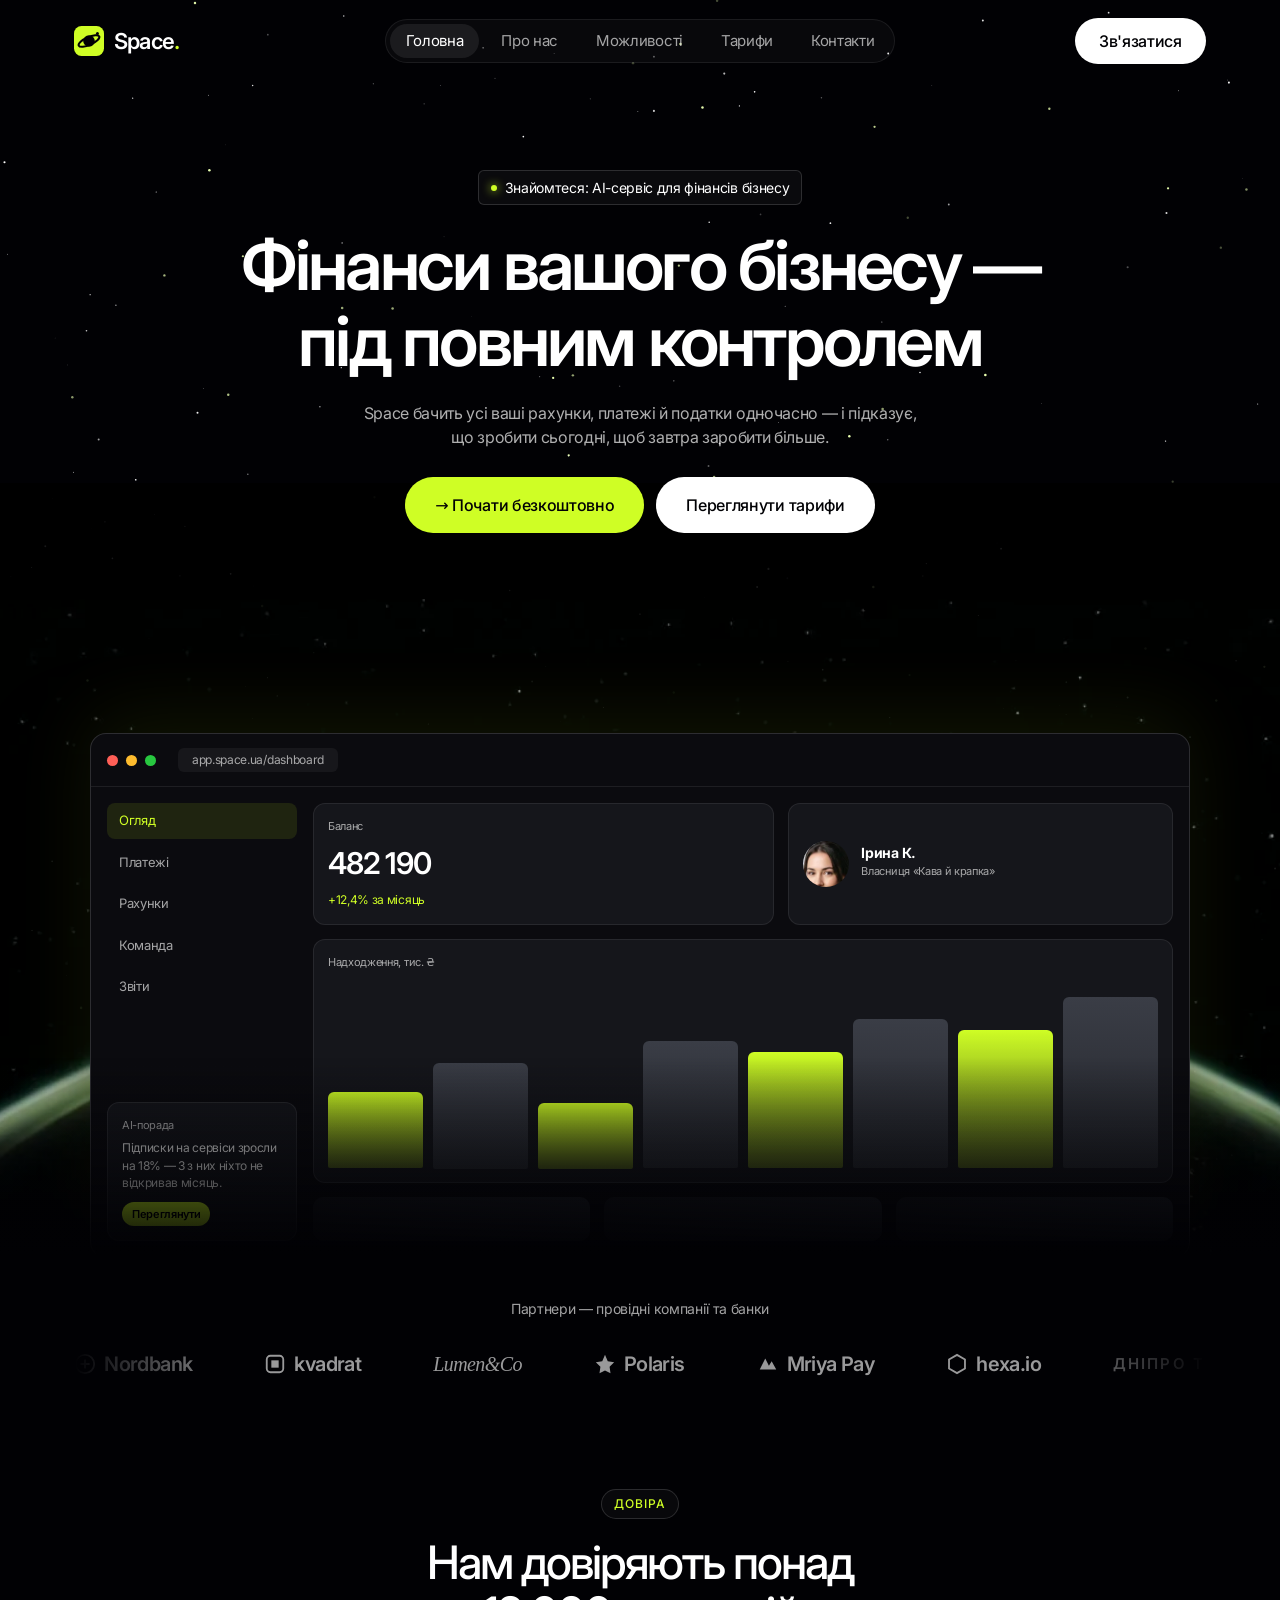
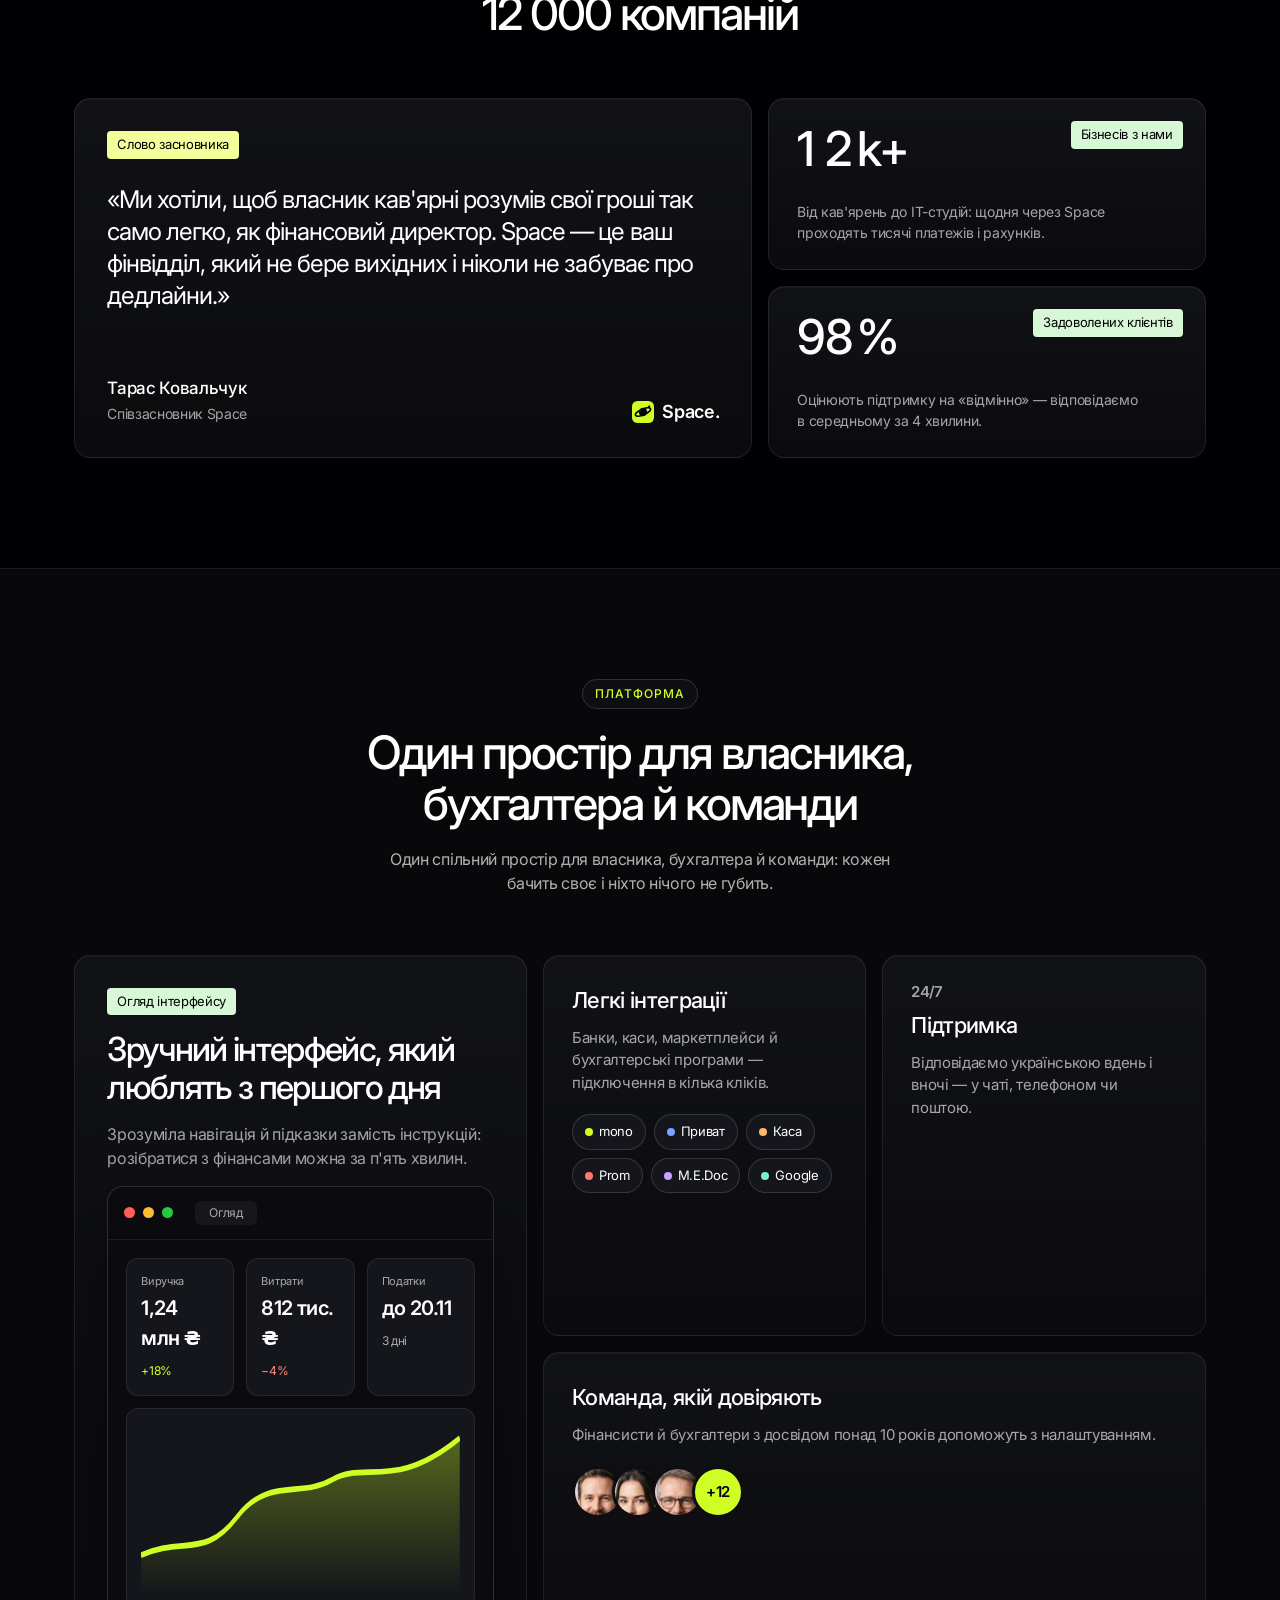
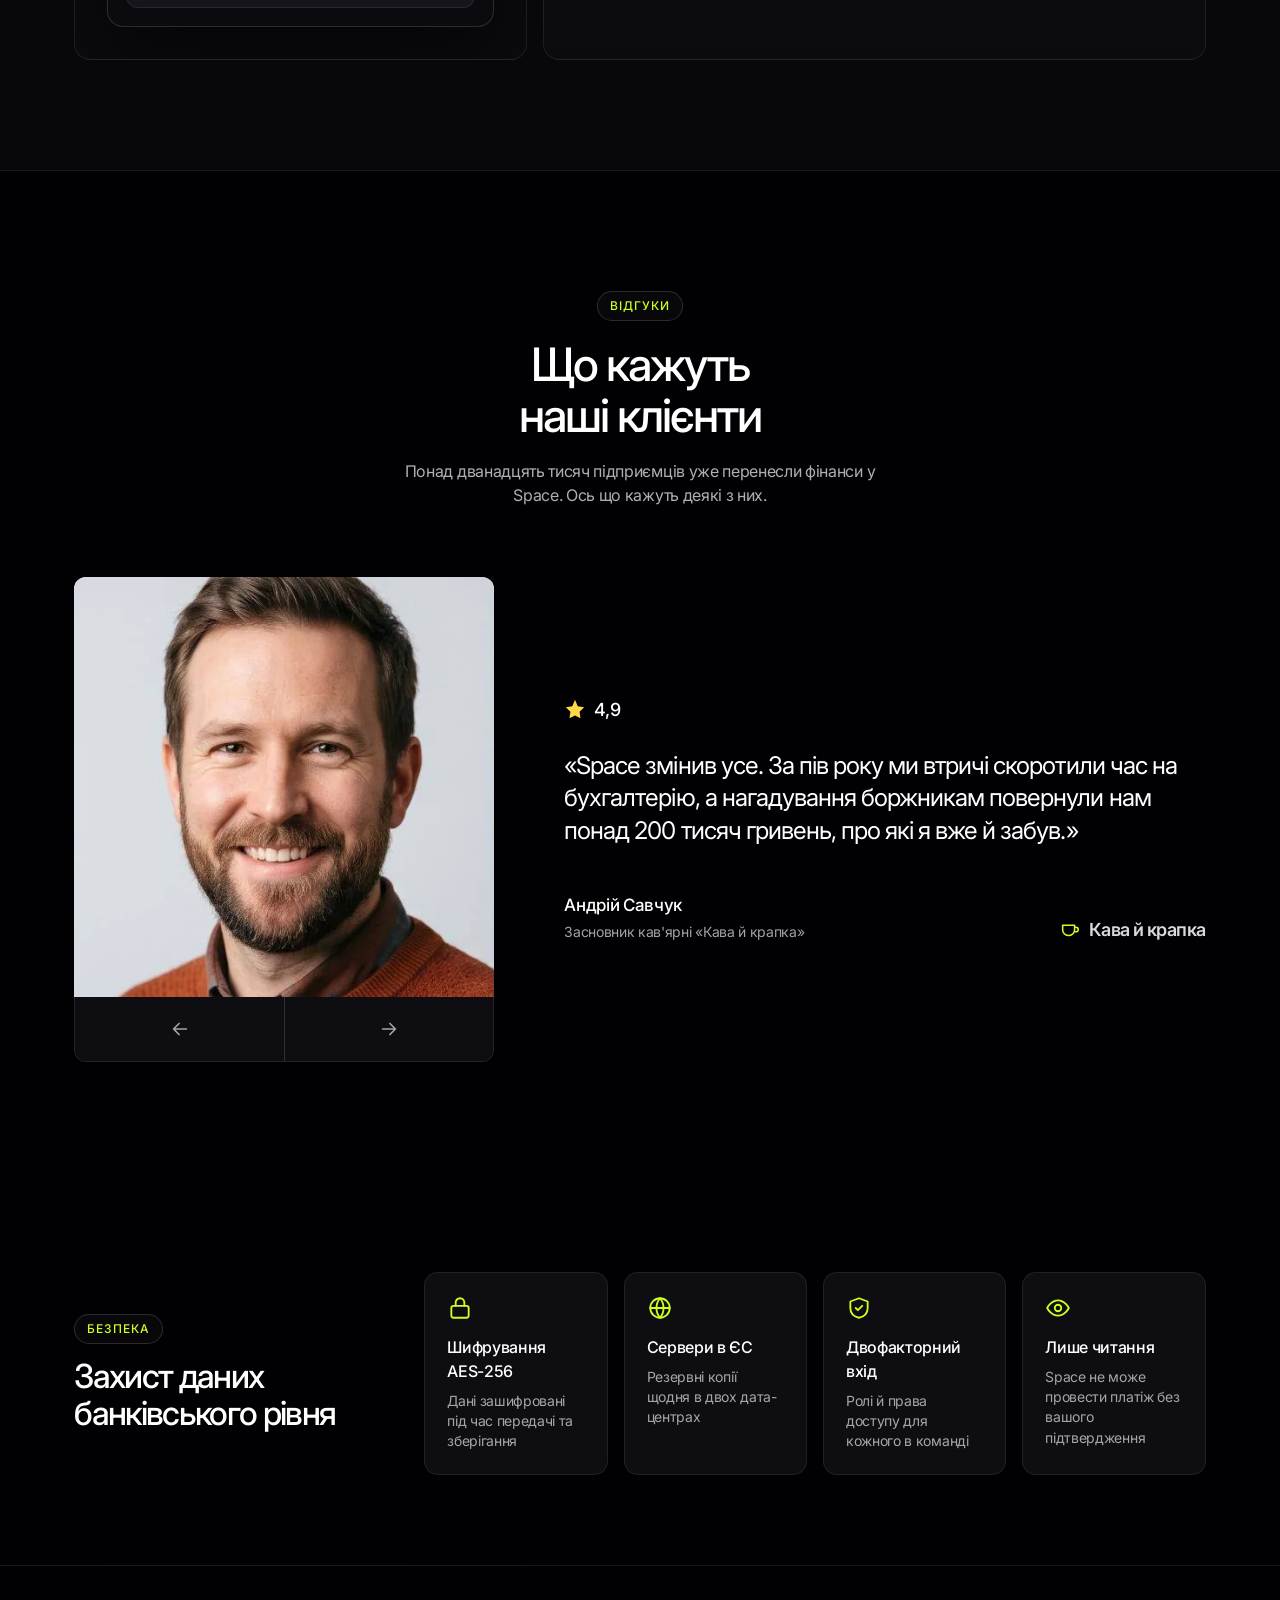
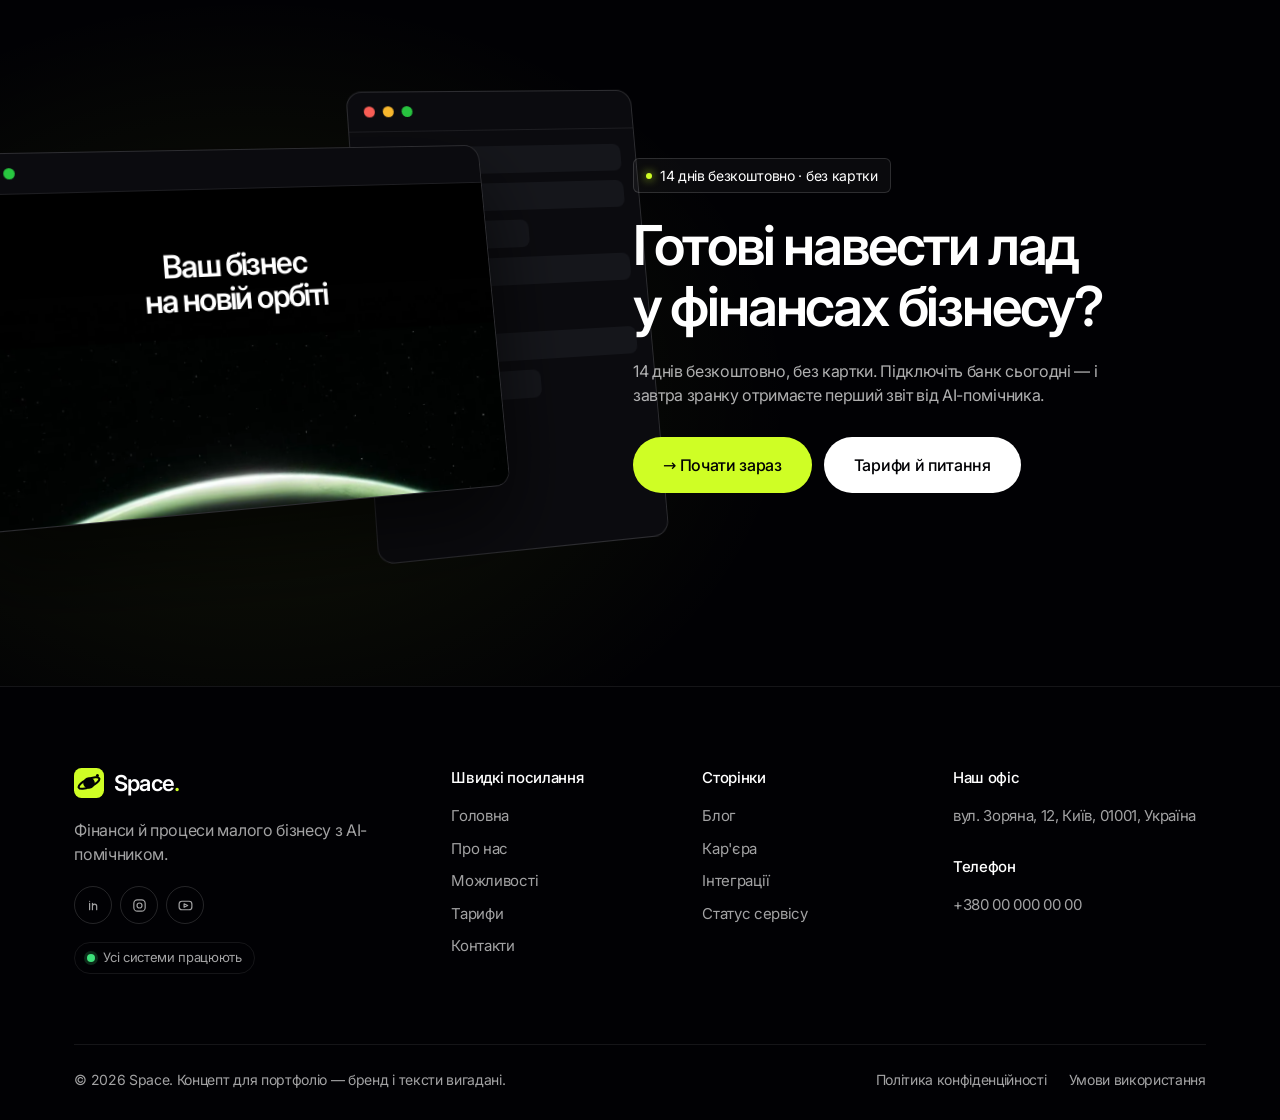
<file: index.html>
<!doctype html>
<html lang="uk">
<head>
<meta charset="utf-8">
<meta name="viewport" content="width=device-width, initial-scale=1">
<title>Space — фінанси та процеси бізнесу з AI</title>
<meta name="description" content="Space — AI-сервіс для фінансів малого бізнесу: рахунки, платежі, податки й аналітика в одному вікні.">
<meta name="theme-color" content="#010104">
<link rel="icon" href="assets/img/favicon.svg" type="image/svg+xml">
<link rel="preload" href="assets/fonts/inter-cyrillic-opsz-normal.woff2" as="font" type="font/woff2" crossorigin>
<link rel="stylesheet" href="css/style.css">
</head>
<body class="pg-index">
<a class="skip" href="#main">Перейти до вмісту</a>

<header class="nav" data-nav>
  <a class="logo" href="index.html" aria-label="Space — на головну"><svg class="logo__mark" viewBox="0 0 32 32" aria-hidden="true"><rect width="32" height="32" rx="8" fill="#CFFE25"/><circle cx="16" cy="16" r="6.2" fill="#010104"/><ellipse cx="16" cy="16" rx="12" ry="4.2" fill="none" stroke="#010104" stroke-width="2.2" transform="rotate(-24 16 16)"/><circle cx="25" cy="8" r="1.6" fill="#010104"/></svg><span>Space<i>.</i></span></a>
  <nav class="nav__links" aria-label="Основна навігація"><a href="index.html" aria-current="page">Головна</a><a href="about.html">Про нас</a><a href="features.html">Можливості</a><a href="pricing.html">Тарифи</a><a href="contact.html">Контакти</a></nav>
  <a class="btn btn--white nav__cta" href="contact.html">Зв'язатися</a>
  <button class="nav__burger" type="button" aria-expanded="false" aria-controls="mnav" data-burger aria-label="Відкрити меню"><span></span><span></span></button>
</header>
<div class="mnav" id="mnav" hidden>
  <a href="index.html" aria-current="page">Головна</a><a href="about.html">Про нас</a><a href="features.html">Можливості</a><a href="pricing.html">Тарифи</a><a href="contact.html">Контакти</a>
  <a class="btn btn--lime" href="contact.html">Зв'язатися</a>
</div>

<main id="main">
<section class="hhero" id="top">
  <canvas class="stars" data-stars aria-hidden="true"></canvas>
  <div class="hhero__text">
    <p class="pill reveal"><i></i>Знайомтеся: AI-сервіс для фінансів бізнесу</p>
    <h1 class="h1 h1--xl reveal">Фінанси вашого бізнесу —<br>під повним контролем</h1>
    <p class="lead reveal">Space бачить усі ваші рахунки, платежі й податки одночасно — і підказує, що зробити сьогодні, щоб завтра заробити більше.</p>
    <div class="hhero__btns reveal"><button class="btn btn--lime" type="button" data-contact>→ Почати безкоштовно</button><a class="btn btn--white" href="pricing.html">Переглянути тарифи</a></div>
  </div>
  <div class="hhero__stage reveal" aria-hidden="true">
    <img class="hhero__planet" src="assets/photo/planet.webp" alt="">
    <div class="hhero__win"><div class="win">
      <div class="win__bar"><i></i><i></i><i></i><span>app.space.ua/dashboard</span></div>
      <div class="win__body win__body--hero">
        <aside class="ui-side">
          <span class="ui-chip ui-chip--on">Огляд</span><span class="ui-chip">Платежі</span><span class="ui-chip">Рахунки</span><span class="ui-chip">Команда</span><span class="ui-chip">Звіти</span>
          <div class="ui-card ui-card--tall"><small>AI-порада</small><p>Підписки на сервіси зросли на 18% — 3 з них ніхто не відкривав місяць.</p><span class="ui-mini-btn">Переглянути</span></div>
        </aside>
        <div class="ui-main">
          <div class="ui-row">
            <div class="ui-card ui-balance"><small>Баланс</small><b data-count-to="482190">482 190</b><span class="up">+12,4% за місяць</span></div>
            <div class="ui-card ui-avatar"><span class="ui-face"></span><div><b>Ірина К.</b><small>Власниця «Кава й крапка»</small></div></div>
          </div>
          <div class="ui-card ui-chart"><small>Надходження, тис. ₴</small><div class="bars"><i style="--h:42%"></i><i style="--h:58%"></i><i style="--h:36%"></i><i style="--h:70%"></i><i style="--h:64%"></i><i style="--h:82%"></i><i style="--h:76%"></i><i style="--h:94%"></i></div></div>
          <div class="ui-row ui-row--list"><span></span><span></span><span></span></div>
        </div>
      </div>
    </div></div>
  </div>
</section>
<section class="trust trust--home">
  <p class="logos__title">Партнери — провідні компанії та банки</p>
  <div class="logos" aria-label="Логотипи партнерів">
    <div class="logos__track" data-logos>
      <span class="lg"><svg viewBox="0 0 24 24"><circle cx="12" cy="12" r="10" fill="none" stroke="currentColor" stroke-width="2"/><path d="M7 12h10M12 7v10" stroke="currentColor" stroke-width="2"/></svg>Nordbank</span>
      <span class="lg"><svg viewBox="0 0 24 24"><rect x="3" y="3" width="18" height="18" rx="4" fill="none" stroke="currentColor" stroke-width="2"/><rect x="8" y="8" width="8" height="8" fill="currentColor"/></svg>kvadrat</span>
      <span class="lg lg--serif">Lumen&amp;Co</span>
      <span class="lg"><svg viewBox="0 0 24 24"><path d="M12 2 15 9l7 1-5 5 1 7-6-3-6 3 1-7-5-5 7-1Z" fill="currentColor"/></svg>Polaris</span>
      <span class="lg"><svg viewBox="0 0 24 24"><path d="M3 18 9 6l4 8 3-5 5 9Z" fill="currentColor"/></svg>Mriya Pay</span>
      <span class="lg"><svg viewBox="0 0 24 24"><path d="m12 2 8.7 5v10L12 22l-8.7-5V7Z" fill="none" stroke="currentColor" stroke-width="2"/></svg>hexa.io</span>
      <span class="lg lg--wide">ДНІПРО&nbsp;ТЕХ</span>
    </div>
  </div>
  <p class="eyebrow reveal" style="margin-top:110px">Довіра</p>
  <h2 class="h2 center reveal">Нам довіряють понад<br>12&nbsp;000 компаній</h2>
  <div class="trust__grid">
    <article class="card quote reveal">
      <span class="tag tag--yellow">Слово засновника</span>
      <blockquote>«Ми хотіли, щоб власник кав'ярні розумів свої гроші так само легко, як фінансовий директор. Space — це ваш фінвідділ, який не бере вихідних і ніколи не забуває про дедлайни.»</blockquote>
      <div class="quote__foot"><div><b>Тарас Ковальчук</b><small>Співзасновник Space</small></div><span class="quote__logo"><svg viewBox="0 0 32 32" aria-hidden="true"><rect width="32" height="32" rx="8" fill="#CFFE25"/><circle cx="16" cy="16" r="6.2" fill="#010104"/><ellipse cx="16" cy="16" rx="12" ry="4.2" fill="none" stroke="#010104" stroke-width="2.2" transform="rotate(-24 16 16)"/><circle cx="25" cy="8" r="1.6" fill="#010104"/></svg>Space.</span></div>
    </article>
    <article class="card stat reveal">
      <span class="tag tag--green">Бізнесів з нами</span>
      <p class="stat__num"><span class="odo" data-odo="12">12</span><em>k+</em></p>
      <p>Від кав'ярень до IT-студій: щодня через Space проходять тисячі платежів і рахунків.</p>
    </article>
    <article class="card stat reveal">
      <span class="tag tag--green">Задоволених клієнтів</span>
      <p class="stat__num"><span class="odo" data-odo="98">98</span><em>%</em></p>
      <p>Оцінюють підтримку на «відмінно» — відповідаємо в середньому за 4 хвилини.</p>
    </article>
  </div>
</section>
<section class="bento-sec">
  <p class="eyebrow reveal">Платформа</p>
  <h2 class="h2 center reveal">Один простір для власника,<br>бухгалтера й команди</h2>
  <p class="lead center reveal">Один спільний простір для власника, бухгалтера й команди: кожен бачить своє і ніхто нічого не губить.</p>
  <div class="bento">
    <article class="card bento__big reveal">
      <span class="tag tag--green">Огляд інтерфейсу</span>
      <h3 class="h3">Зручний інтерфейс, який люблять з першого дня</h3>
      <p>Зрозуміла навігація й підказки замість інструкцій: розібратися з фінансами можна за п'ять хвилин.</p>
      <div class="win win--sm bento__ui" aria-hidden="true"><div class="win__bar"><i></i><i></i><i></i><span>Огляд</span></div><div class="ov">
        <div class="ov__kpi"><small>Виручка</small><b>1,24 млн ₴</b><span class="up">+18%</span></div>
        <div class="ov__kpi"><small>Витрати</small><b>812 тис. ₴</b><span class="down">−4%</span></div>
        <div class="ov__kpi"><small>Податки</small><b>до 20.11</b><span>3 дні</span></div>
        <div class="ov__line"><svg viewBox="0 0 300 90" preserveAspectRatio="none"><path d="M0 70 C40 60 60 72 90 50 S150 40 180 30 240 36 300 8" fill="none" stroke="#CFFE25" stroke-width="3"/><path d="M0 70 C40 60 60 72 90 50 S150 40 180 30 240 36 300 8 V90 H0Z" fill="url(#lg1)"/><defs><linearGradient id="lg1" x1="0" y1="0" x2="0" y2="1"><stop offset="0" stop-color="#CFFE25" stop-opacity=".35"/><stop offset="1" stop-color="#CFFE25" stop-opacity="0"/></linearGradient></defs></svg></div>
      </div></div>
    </article>
    <article class="card bento__card reveal">
      <h3>Легкі інтеграції</h3><p>Банки, каси, маркетплейси й бухгалтерські програми — підключення в кілька кліків.</p>
      <div class="integr" aria-hidden="true"><span style="--c:#CFFE25">mono</span><span style="--c:#7aa2ff">Приват</span><span style="--c:#ffb86b">Каса</span><span style="--c:#ff7a6b">Prom</span><span style="--c:#c9a2ff">M.E.Doc</span><span style="--c:#7af0c8">Google</span></div>
    </article>
    <article class="card bento__card bento__card--num reveal">
      <p class="bento__num">24/7</p><h3>Підтримка</h3><p>Відповідаємо українською вдень і вночі — у чаті, телефоном чи поштою.</p>
    </article>
    <article class="card bento__card reveal">
      <h3>Команда, якій довіряють</h3><p>Фінансисти й бухгалтери з досвідом понад 10 років допоможуть з налаштуванням.</p>
      <div class="faces" aria-hidden="true"><img src="assets/photo/review-1-sm.webp" alt=""><img src="assets/photo/review-2-sm.webp" alt=""><img src="assets/photo/review-3-sm.webp" alt=""><span>+12</span></div>
    </article>
  </div>
</section>
<!-- ===== reviews ===== -->
<section class="reviews" id="reviews">
  <p class="eyebrow reveal">Відгуки</p>
  <h2 class="h2 center reveal">Що кажуть<br>наші клієнти</h2>
  <p class="lead center reveal">Понад дванадцять тисяч підприємців уже перенесли фінанси у Space. Ось що кажуть деякі з них.</p>
  <div class="slider reveal" data-slider aria-roledescription="карусель" aria-label="Відгуки">
    <div class="slider__media">
      <div class="slider__photos"><img src="assets/photo/review-1.webp" alt="Андрій Савчук" width="480" height="480"><img src="assets/photo/review-2.webp" alt="Марія Бондар" width="480" height="480" loading="lazy"><img src="assets/photo/review-3.webp" alt="Віктор Гнатюк" width="480" height="480" loading="lazy"></div>
      <div class="slider__arrows"><button type="button" data-prev aria-label="Попередній відгук"><svg viewBox="0 0 24 24"><path d="M19 12H5m6-6-6 6 6 6"/></svg></button><button type="button" data-next aria-label="Наступний відгук"><svg viewBox="0 0 24 24"><path d="M5 12h14m-6-6 6 6-6 6"/></svg></button></div>
    </div>
    <div class="slider__quotes" aria-live="polite">
      <figure class="rv is-on"><p class="rv__rate"><svg viewBox="0 0 24 24"><path d="M12 2 15 9l7 1-5 5 1 7-6-3-6 3 1-7-5-5 7-1Z"/></svg>4,9</p><blockquote>«Space змінив усе. За пів року ми втричі скоротили час на бухгалтерію, а нагадування боржникам повернули нам понад 200 тисяч гривень, про які я вже й забув.»</blockquote><figcaption><div><b>Андрій Савчук</b><small>Засновник кав'ярні «Кава й крапка»</small></div><span class="rv__logo"><svg viewBox="0 0 24 24" aria-hidden="true"><path d="M4 8h13v5a6 6 0 0 1-6 6h-1a6 6 0 0 1-6-6V8Zm13 2h1.5a2.5 2.5 0 0 1 0 5H17"/></svg>Кава й крапка</span></figcaption></figure>
      <figure class="rv"><p class="rv__rate"><svg viewBox="0 0 24 24"><path d="M12 2 15 9l7 1-5 5 1 7-6-3-6 3 1-7-5-5 7-1Z"/></svg>5,0</p><blockquote>«Нарешті я бачу, скільки реально заробляє студія, а не лише суму на рахунку. AI-підказки про підписки зекономили нам 9 тисяч на місяць.»</blockquote><figcaption><div><b>Марія Бондар</b><small>Арт-директорка студії «Зерно»</small></div><span class="rv__logo"><svg viewBox="0 0 24 24" aria-hidden="true"><path d="M12 3c4 3 6 6 6 9a6 6 0 0 1-12 0c0-3 2-6 6-9Zm0 4v12"/></svg>Зерно</span></figcaption></figure>
      <figure class="rv"><p class="rv__rate"><svg viewBox="0 0 24 24"><path d="M12 2 15 9l7 1-5 5 1 7-6-3-6 3 1-7-5-5 7-1Z"/></svg>4,8</p><blockquote>«Три ФОПи й ТОВ — раніше це були чотири таблиці й постійний страх пропустити податок. Тепер одна панель і спокійний сон.»</blockquote><figcaption><div><b>Віктор Гнатюк</b><small>Власник мережі СТО «Гвинт»</small></div><span class="rv__logo"><svg viewBox="0 0 24 24" aria-hidden="true"><path d="M12 3 20 7.5v9L12 21l-8-4.5v-9L12 3Z"/><circle cx="12" cy="12" r="3"/></svg>Гвинт</span></figcaption></figure>
    </div>
  </div>
</section>
<section class="sec-band">
  <div class="sec-band__head"><p class="eyebrow">Безпека</p><h2 class="h3">Захист даних банківського рівня</h2></div>
  <ul class="sec-band__list">
    <li><svg viewBox="0 0 24 24" aria-hidden="true"><rect x="4" y="10" width="16" height="11" rx="2"/><path d="M8 10V7a4 4 0 0 1 8 0v3"/></svg><b>Шифрування AES-256</b><span>Дані зашифровані під час передачі та зберігання</span></li>
    <li><svg viewBox="0 0 24 24" aria-hidden="true"><circle cx="12" cy="12" r="9"/><path d="M3 12h18M12 3a14 14 0 0 1 0 18M12 3a14 14 0 0 0 0 18"/></svg><b>Сервери в ЄС</b><span>Резервні копії щодня в двох дата-центрах</span></li>
    <li><svg viewBox="0 0 24 24" aria-hidden="true"><path d="M12 3 4 6v6c0 5 3.4 8 8 9 4.6-1 8-4 8-9V6l-8-3Z"/><path d="m9 12 2 2 4-4"/></svg><b>Двофакторний вхід</b><span>Ролі й права доступу для кожного в команді</span></li>
    <li><svg viewBox="0 0 24 24" aria-hidden="true"><path d="M2 12s3.6-7 10-7 10 7 10 7-3.6 7-10 7S2 12 2 12Z"/><circle cx="12" cy="12" r="3"/></svg><b>Лише читання</b><span>Space не може провести платіж без вашого підтвердження</span></li>
  </ul>
</section>
<!-- ===== cta ===== -->
<section class="cta">
  <div class="cta__screens" aria-hidden="true">
    <div class="win win--tilt1"><div class="win__bar"><i></i><i></i><i></i></div><div class="cta__shot"><img src="assets/photo/planet.webp" alt=""><p>Ваш бізнес<br>на новій орбіті</p><span>→ Почати</span></div></div>
    <div class="win win--tilt2"><div class="win__bar"><i></i><i></i><i></i></div><div class="cta__panel"><span></span><span></span><span class="w60"></span><span></span><span class="w40"></span><span></span><span class="w60"></span></div></div>
  </div>
  <div class="cta__text">
    <p class="pill"><i></i>14 днів безкоштовно · без картки</p>
    <h2 class="h1 reveal">Готові навести лад у&nbsp;фінансах бізнесу?</h2>
    <p class="lead reveal">14 днів безкоштовно, без картки. Підключіть банк сьогодні — і завтра зранку отримаєте перший звіт від AI-помічника.</p>
    <div class="cta__btns reveal"><button class="btn btn--lime" type="button" data-contact>→ Почати зараз</button><a class="btn btn--white" href="#faq">Тарифи й питання</a></div>
  </div>
</section>
</main>

<footer class="foot">
  <div class="foot__top">
    <div class="foot__brand"><a class="logo" href="index.html" aria-label="Space — на головну"><svg class="logo__mark" viewBox="0 0 32 32" aria-hidden="true"><rect width="32" height="32" rx="8" fill="#CFFE25"/><circle cx="16" cy="16" r="6.2" fill="#010104"/><ellipse cx="16" cy="16" rx="12" ry="4.2" fill="none" stroke="#010104" stroke-width="2.2" transform="rotate(-24 16 16)"/><circle cx="25" cy="8" r="1.6" fill="#010104"/></svg><span>Space<i>.</i></span></a><p>Фінанси й процеси малого бізнесу з AI-помічником.</p><div class="foot__social"><a href="#" data-soon aria-label="LinkedIn"><svg viewBox="0 0 24 24"><path d="M6.5 9v9M6.5 6v.01M10.5 18v-5a3 3 0 0 1 6 0v5M10.5 9v9"/></svg></a><a href="#" data-soon aria-label="Instagram"><svg viewBox="0 0 24 24"><rect x="4" y="4" width="16" height="16" rx="5"/><circle cx="12" cy="12" r="3.5"/></svg></a><a href="#" data-soon aria-label="YouTube"><svg viewBox="0 0 24 24"><rect x="3" y="6" width="18" height="12" rx="4"/><path d="m10 9.5 5 2.5-5 2.5Z"/></svg></a></div><p class="foot__status"><i></i>Усі системи працюють</p></div>
    <nav class="foot__col" aria-label="Швидкі посилання"><p>Швидкі посилання</p><a href="index.html">Головна</a><a href="about.html">Про нас</a><a href="features.html">Можливості</a><a href="pricing.html">Тарифи</a><a href="contact.html">Контакти</a></nav>
    <nav class="foot__col" aria-label="Інші сторінки"><p>Сторінки</p><a href="#" data-soon>Блог</a><a href="#" data-soon>Кар'єра</a><a href="#" data-soon>Інтеграції</a><a href="#" data-soon>Статус сервісу</a></nav>
    <div class="foot__col"><p>Наш офіс</p><span>вул. Зоряна, 12, Київ, 01001, Україна</span><p class="foot__h2">Телефон</p><a href="tel:+380000000000">+380 00 000 00 00</a></div>
  </div>
  <div class="foot__bottom"><span>© 2026 Space. Концепт для портфоліо — бренд і тексти вигадані.</span><span class="foot__legal"><a href="#" data-soon>Політика конфіденційності</a><a href="#" data-soon>Умови використання</a></span></div>
</footer>

<div class="modal" data-modal hidden>
  <div class="modal__box" role="dialog" aria-modal="true" aria-labelledby="m-title" tabindex="-1">
    <button class="modal__x" type="button" data-close aria-label="Закрити">✕</button>
    <p class="pill"><i></i>14 днів безкоштовно</p>
    <h2 class="h3" id="m-title">Почнімо роботу з Space</h2>
    <form class="form" data-form novalidate>
      <label>Ім'я<input name="name" autocomplete="name" placeholder="Олена"></label>
      <label>Робочий email<input name="email" type="email" autocomplete="email" placeholder="olena@company.ua"></label>
      <label>Розмір команди<select name="size"><option value="">Оберіть…</option><option>Лише я</option><option>2–10 людей</option><option>11–50 людей</option><option>50+ людей</option></select></label>
      <label>Що хочете автоматизувати?<textarea name="msg" rows="3" placeholder="Наприклад: рахунки клієнтам і податки ФОП"></textarea></label>
      <p class="form__err" data-err role="alert"></p>
      <p class="demo-note" role="note"><b>Це демо-сайт.</b> Зроблено для портфоліо: акаунт не створюється, підписка не оформлюється, гроші не списуються й листів не буде.</p>
      <button class="btn btn--lime btn--wide" type="submit">→ Отримати доступ</button>
    </form>
    <div class="done" data-done hidden><span class="done__ok">✓</span><h3 class="h3">Заявку прийнято!</h3><p data-done-text></p><button class="btn btn--white" type="button" data-close>Чудово</button></div>
  </div>
</div>
<div class="toast" data-toast role="status" aria-live="polite"></div>
<script src="js/main.js"></script>
</body>
</html>
</file>
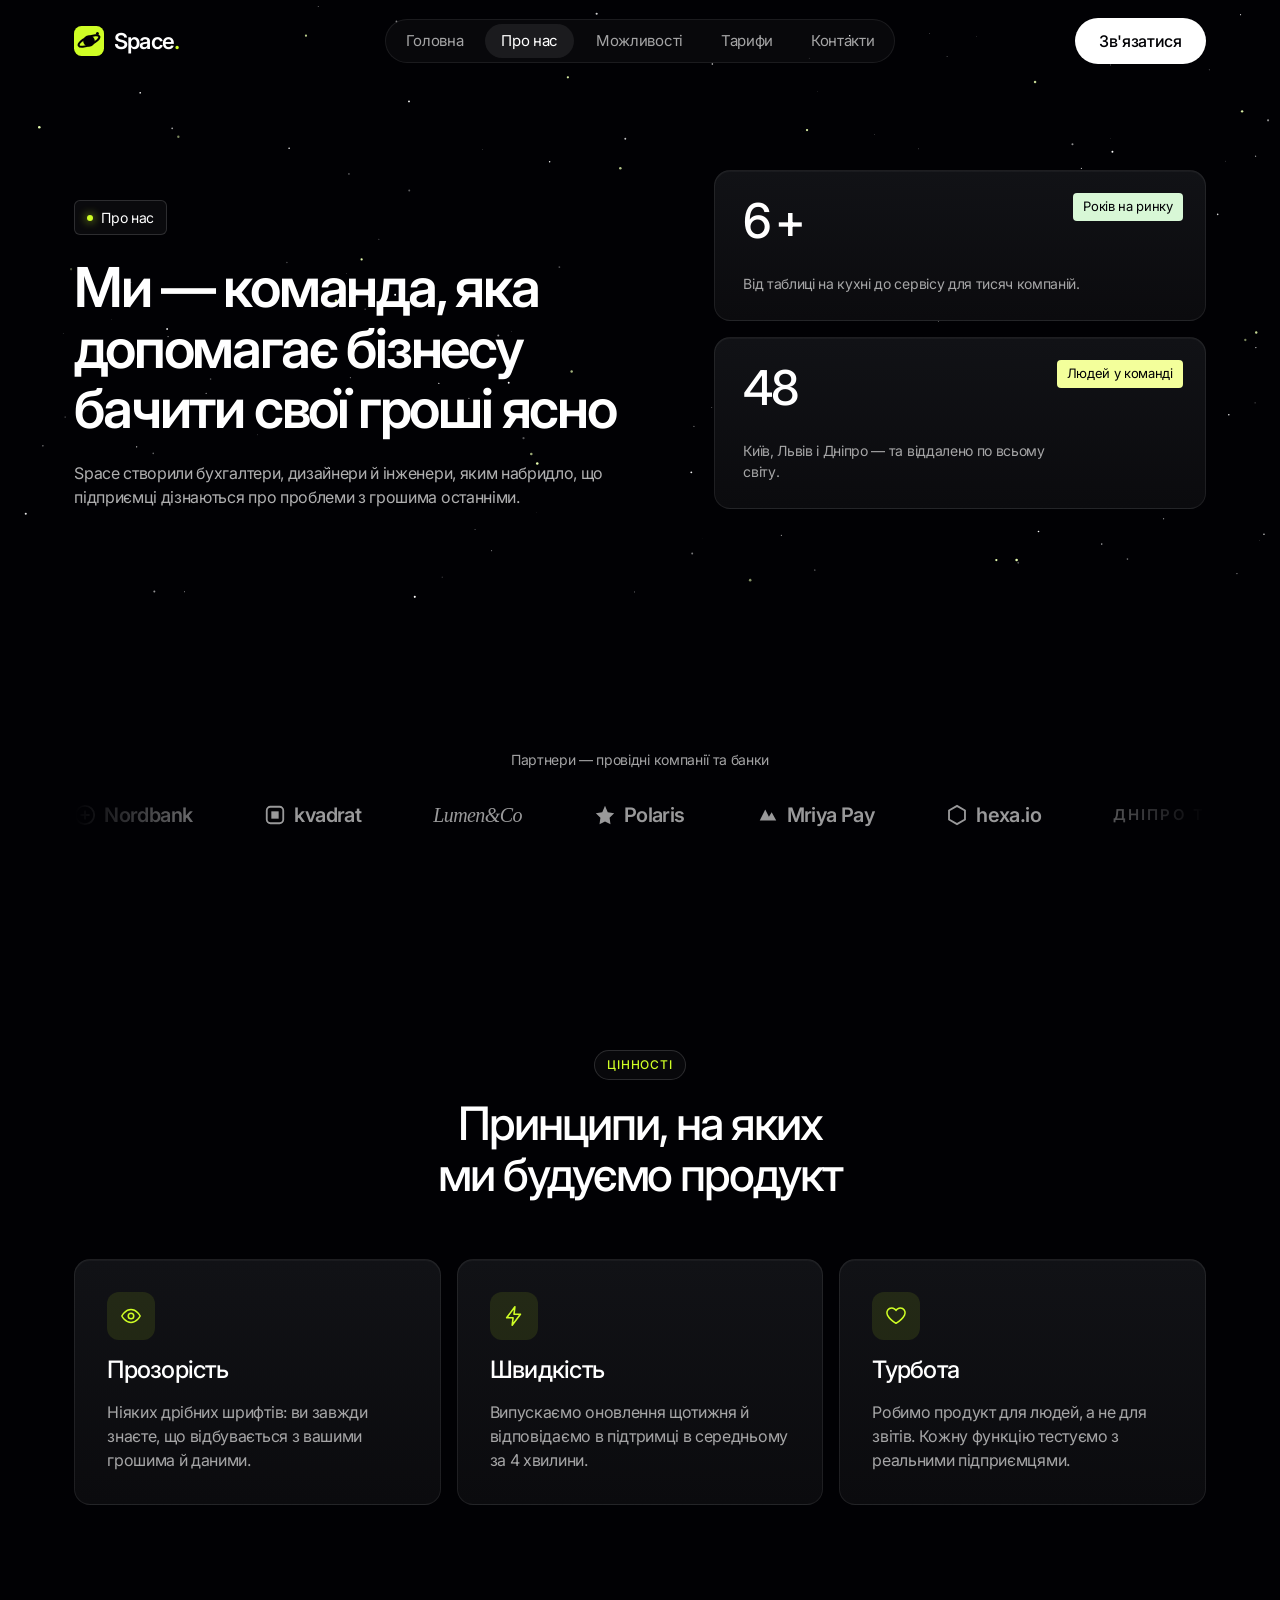
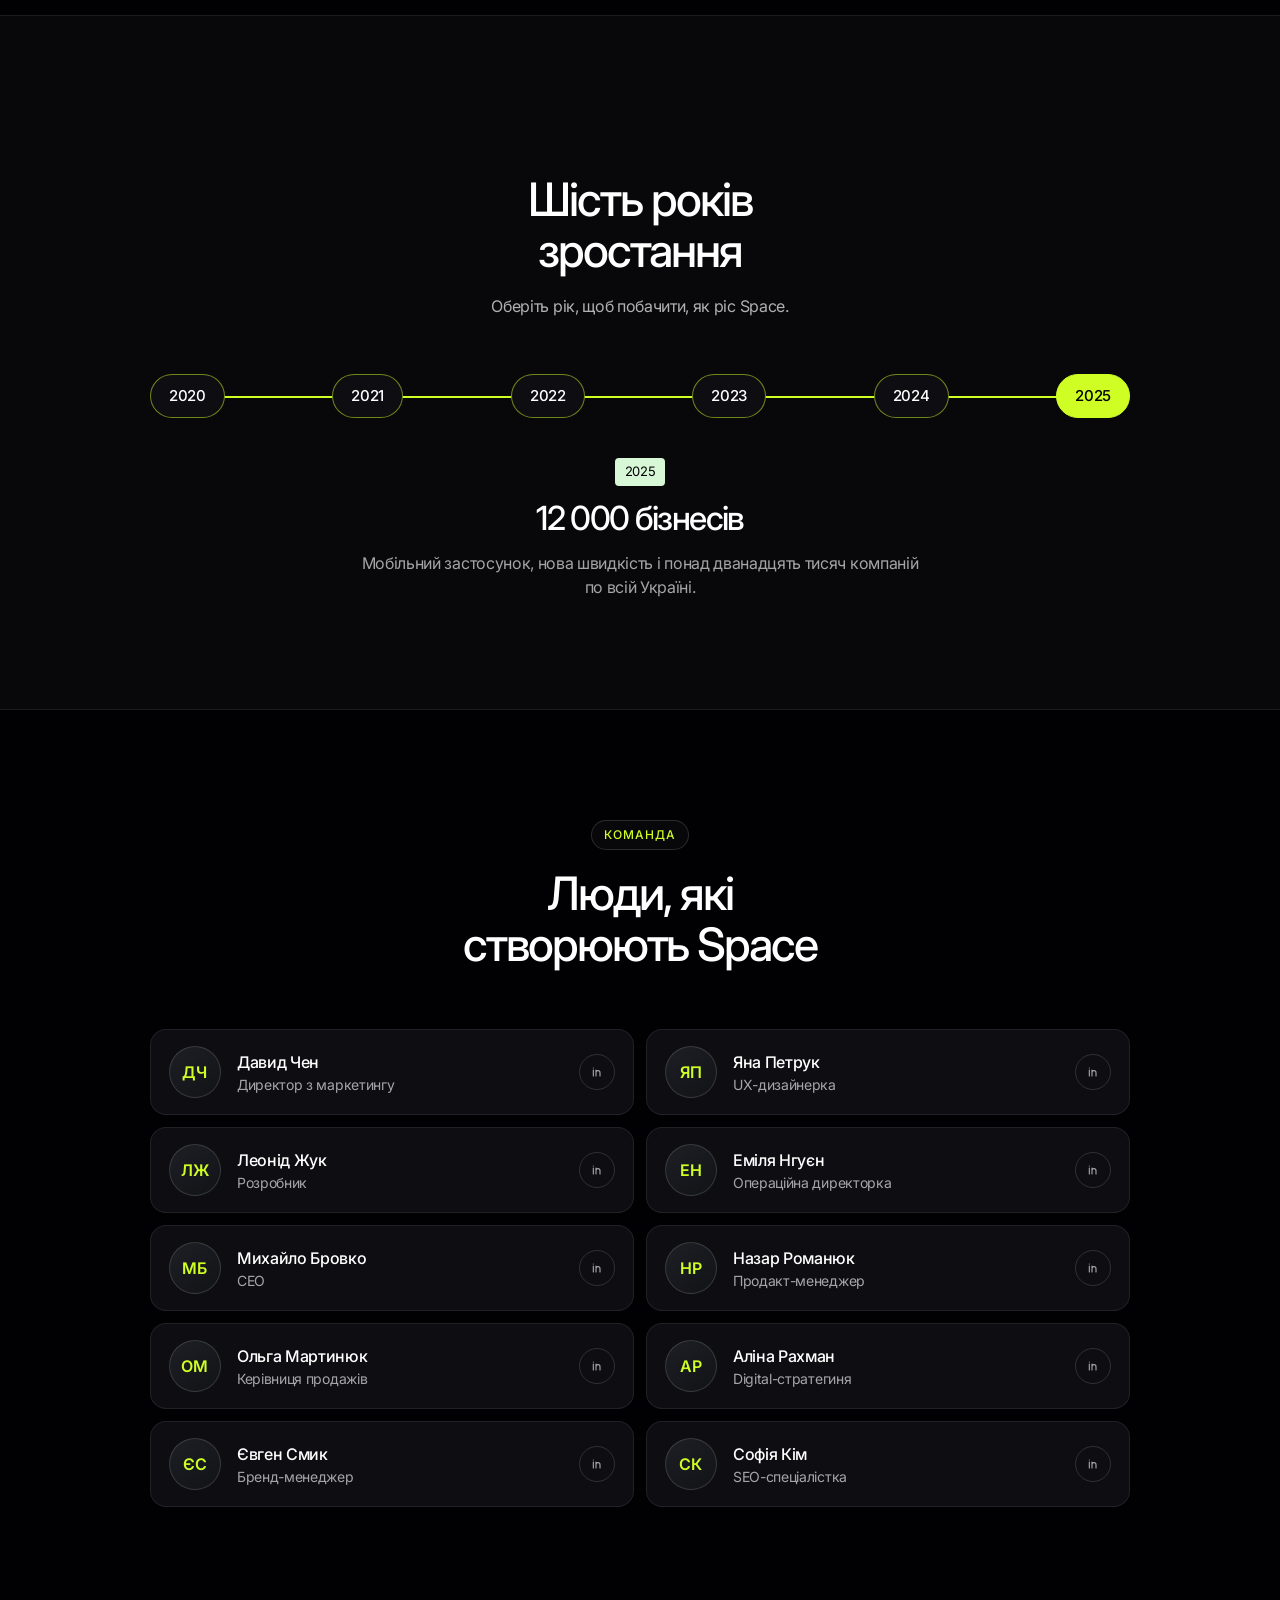
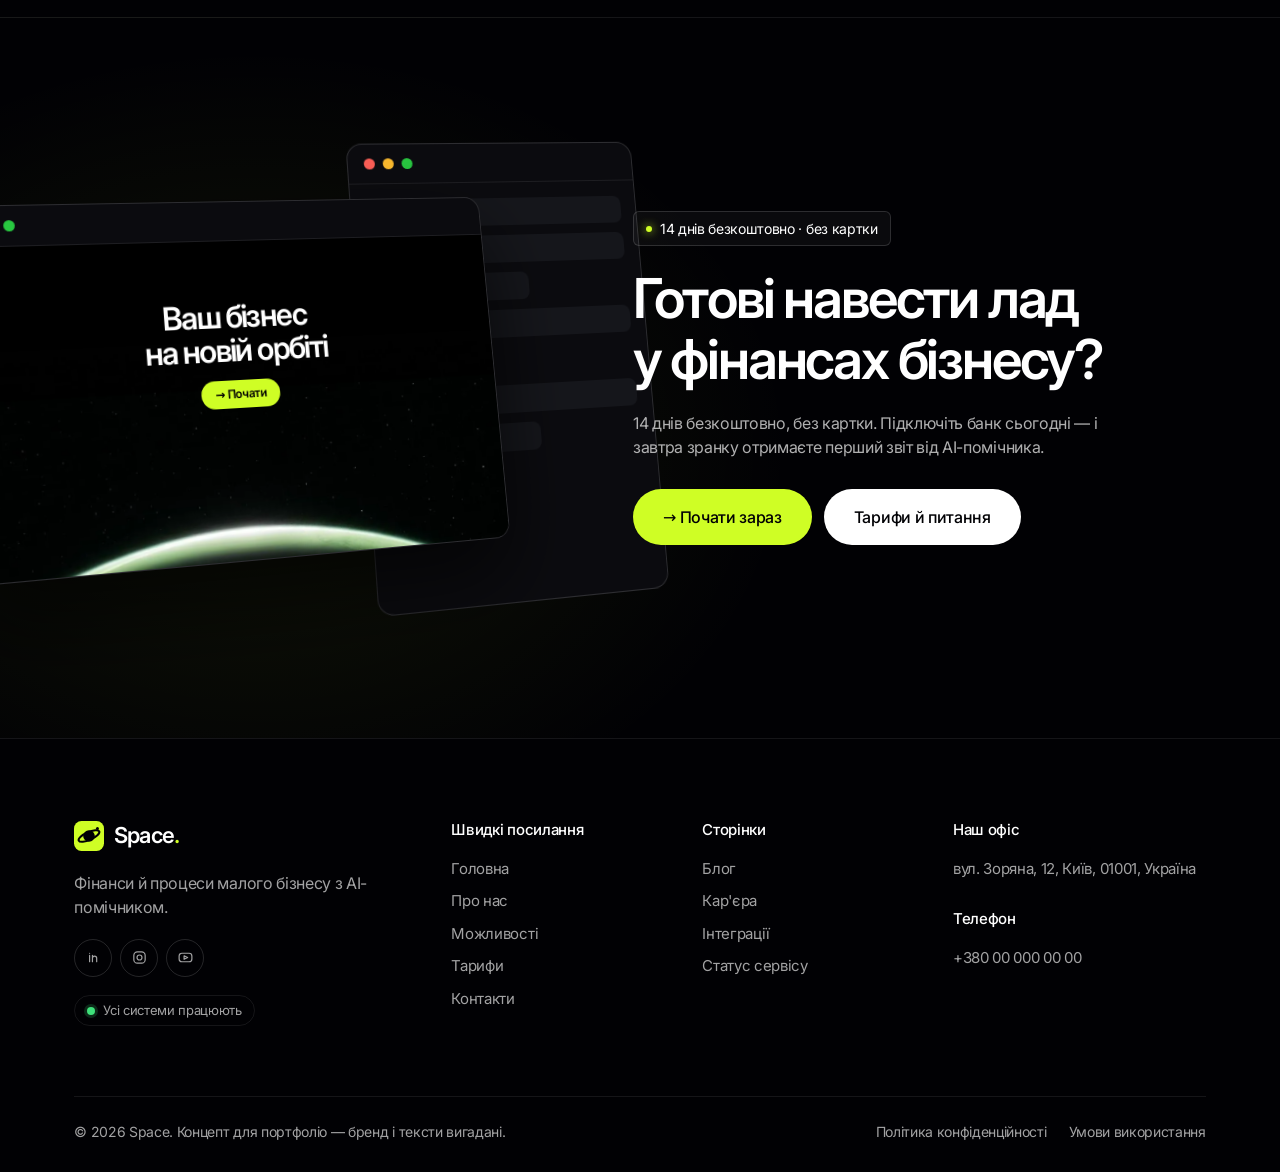
<file: about.html>
<!doctype html>
<html lang="uk">
<head>
<meta charset="utf-8">
<meta name="viewport" content="width=device-width, initial-scale=1">
<title>Про нас — Space</title>
<meta name="description" content="Історія Space, наші цінності та команда, яка допомагає бізнесу бачити свої гроші ясно.">
<meta name="theme-color" content="#010104">
<link rel="icon" href="assets/img/favicon.svg" type="image/svg+xml">
<link rel="preload" href="assets/fonts/inter-cyrillic-opsz-normal.woff2" as="font" type="font/woff2" crossorigin>
<link rel="stylesheet" href="css/style.css">
</head>
<body class="pg-about">
<a class="skip" href="#main">Перейти до вмісту</a>

<header class="nav" data-nav>
  <a class="logo" href="index.html" aria-label="Space — на головну"><svg class="logo__mark" viewBox="0 0 32 32" aria-hidden="true"><rect width="32" height="32" rx="8" fill="#CFFE25"/><circle cx="16" cy="16" r="6.2" fill="#010104"/><ellipse cx="16" cy="16" rx="12" ry="4.2" fill="none" stroke="#010104" stroke-width="2.2" transform="rotate(-24 16 16)"/><circle cx="25" cy="8" r="1.6" fill="#010104"/></svg><span>Space<i>.</i></span></a>
  <nav class="nav__links" aria-label="Основна навігація"><a href="index.html">Головна</a><a href="about.html" aria-current="page">Про нас</a><a href="features.html">Можливості</a><a href="pricing.html">Тарифи</a><a href="contact.html">Контакти</a></nav>
  <a class="btn btn--white nav__cta" href="contact.html">Зв'язатися</a>
  <button class="nav__burger" type="button" aria-expanded="false" aria-controls="mnav" data-burger aria-label="Відкрити меню"><span></span><span></span></button>
</header>
<div class="mnav" id="mnav" hidden>
  <a href="index.html">Головна</a><a href="about.html" aria-current="page">Про нас</a><a href="features.html">Можливості</a><a href="pricing.html">Тарифи</a><a href="contact.html">Контакти</a>
  <a class="btn btn--lime" href="contact.html">Зв'язатися</a>
</div>

<main id="main">
<section class="phero" id="top">
  <canvas class="stars" data-stars aria-hidden="true"></canvas>
  <div class="phero__text">
    <p class="pill reveal"><i></i>Про нас</p>
    <h1 class="h1 reveal">Ми — команда, яка допомагає бізнесу бачити свої гроші ясно</h1>
    <p class="lead reveal">Space створили бухгалтери, дизайнери й інженери, яким набридло, що підприємці дізнаються про проблеми з грошима останніми.</p>
  </div>
  <div class="phero__stats">
    <div class="card stat reveal"><span class="tag tag--green">Років на ринку</span><p class="stat__num"><span class="odo" data-odo="6">6</span><em>+</em></p><p>Від таблиці на кухні до сервісу для тисяч компаній.</p></div>
    <div class="card stat reveal"><span class="tag tag--yellow">Людей у команді</span><p class="stat__num"><span class="odo" data-odo="48">48</span></p><p>Київ, Львів і Дніпро — та віддалено по всьому світу.</p></div>
  </div>
</section>
<section class="trust"><p class="logos__title">Партнери — провідні компанії та банки</p>
  <div class="logos" aria-label="Логотипи партнерів">
    <div class="logos__track" data-logos>
      <span class="lg"><svg viewBox="0 0 24 24"><circle cx="12" cy="12" r="10" fill="none" stroke="currentColor" stroke-width="2"/><path d="M7 12h10M12 7v10" stroke="currentColor" stroke-width="2"/></svg>Nordbank</span>
      <span class="lg"><svg viewBox="0 0 24 24"><rect x="3" y="3" width="18" height="18" rx="4" fill="none" stroke="currentColor" stroke-width="2"/><rect x="8" y="8" width="8" height="8" fill="currentColor"/></svg>kvadrat</span>
      <span class="lg lg--serif">Lumen&amp;Co</span>
      <span class="lg"><svg viewBox="0 0 24 24"><path d="M12 2 15 9l7 1-5 5 1 7-6-3-6 3 1-7-5-5 7-1Z" fill="currentColor"/></svg>Polaris</span>
      <span class="lg"><svg viewBox="0 0 24 24"><path d="M3 18 9 6l4 8 3-5 5 9Z" fill="currentColor"/></svg>Mriya Pay</span>
      <span class="lg"><svg viewBox="0 0 24 24"><path d="m12 2 8.7 5v10L12 22l-8.7-5V7Z" fill="none" stroke="currentColor" stroke-width="2"/></svg>hexa.io</span>
      <span class="lg lg--wide">ДНІПРО&nbsp;ТЕХ</span>
    </div>
  </div></section>
<section class="values">
  <p class="eyebrow reveal">Цінності</p>
  <h2 class="h2 center reveal">Принципи, на яких<br>ми будуємо продукт</h2>
  <div class="values__grid">
    <article class="card value reveal"><span class="value__ico"><svg viewBox="0 0 24 24" aria-hidden="true"><path d="M2 12s3.6-7 10-7 10 7 10 7-3.6 7-10 7S2 12 2 12Z"/><circle cx="12" cy="12" r="3"/></svg></span><h3>Прозорість</h3><p>Ніяких дрібних шрифтів: ви завжди знаєте, що відбувається з вашими грошима й даними.</p></article>
    <article class="card value reveal"><span class="value__ico"><svg viewBox="0 0 24 24" aria-hidden="true"><path d="M13 2 4 14h7l-1 8 9-12h-7l1-8Z"/></svg></span><h3>Швидкість</h3><p>Випускаємо оновлення щотижня й відповідаємо в підтримці в середньому за 4 хвилини.</p></article>
    <article class="card value reveal"><span class="value__ico"><svg viewBox="0 0 24 24" aria-hidden="true"><path d="M12 20s-7-4.4-9.3-9A5 5 0 0 1 12 6a5 5 0 0 1 9.3 5C19 15.6 12 20 12 20Z"/></svg></span><h3>Турбота</h3><p>Робимо продукт для людей, а не для звітів. Кожну функцію тестуємо з реальними підприємцями.</p></article>
  </div>
</section>
<section class="tl" data-timeline>
  <p class="eyebrow reveal">Історія</p>
  <h2 class="h2 center reveal">Шість років<br>зростання</h2>
  <p class="lead center reveal">Оберіть рік, щоб побачити, як ріс Space.</p>
  <div class="tl__track reveal" role="tablist" aria-label="Роки історії"><button type="button" role="tab" aria-selected="false" data-year="0">2020</button><button type="button" role="tab" aria-selected="false" data-year="1">2021</button><button type="button" role="tab" aria-selected="false" data-year="2">2022</button><button type="button" role="tab" aria-selected="false" data-year="3">2023</button><button type="button" role="tab" aria-selected="false" data-year="4">2024</button><button type="button" role="tab" aria-selected="true" data-year="5">2025</button><span class="tl__bar" data-tl-bar></span></div>
  <div class="tl__cards" aria-live="polite"><article class="tl__card" data-ycard="0"><span class="tag tag--green">2020</span><h3 class="h3">Ідея на кухні</h3><p>Двоє друзів-бухгалтерів зробили таблицю, яка сама розносила платежі ФОП. За місяць нею користувалися 40 знайомих.</p></article><article class="tl__card" data-ycard="1"><span class="tag tag--green">2021</span><h3 class="h3">Перша версія</h3><p>Запустили веб-застосунок із підключенням банків і спільним доступом для бухгалтера й власника.</p></article><article class="tl__card" data-ycard="2"><span class="tag tag--green">2022</span><h3 class="h3">Аналітика</h3><p>Додали дашборди, прогноз грошового потоку та звіти, які можна показати банку чи інвестору.</p></article><article class="tl__card" data-ycard="3"><span class="tag tag--green">2023</span><h3 class="h3">Інтеграції</h3><p>Каси, маркетплейси й бухгалтерські програми — Space став центром фінансів бізнесу.</p></article><article class="tl__card" data-ycard="4"><span class="tag tag--green">2024</span><h3 class="h3">AI-помічник</h3><p>Автоматизація рутини: AI категоризує платежі, нагадує про податки й пише боржникам.</p></article><article class="tl__card is-on" data-ycard="5"><span class="tag tag--green">2025</span><h3 class="h3">12 000 бізнесів</h3><p>Мобільний застосунок, нова швидкість і понад дванадцять тисяч компаній по всій Україні.</p></article></div>
</section>
<section class="team-sec">
  <p class="eyebrow reveal">Команда</p>
  <h2 class="h2 center reveal">Люди, які<br>створюють Space</h2>
  <div class="team-grid"><article class="person reveal"><span class="person__av">ДЧ</span><div><h3>Давид Чен</h3><p>Директор з маркетингу</p></div><a class="person__in" href="#" data-soon aria-label="LinkedIn: Давид Чен"><svg viewBox="0 0 24 24" aria-hidden="true"><path d="M6.5 9v9M6.5 6v.01M10.5 18v-5a3 3 0 0 1 6 0v5M10.5 9v9" /></svg></a></article><article class="person reveal"><span class="person__av">ЯП</span><div><h3>Яна Петрук</h3><p>UX-дизайнерка</p></div><a class="person__in" href="#" data-soon aria-label="LinkedIn: Яна Петрук"><svg viewBox="0 0 24 24" aria-hidden="true"><path d="M6.5 9v9M6.5 6v.01M10.5 18v-5a3 3 0 0 1 6 0v5M10.5 9v9" /></svg></a></article><article class="person reveal"><span class="person__av">ЛЖ</span><div><h3>Леонід Жук</h3><p>Розробник</p></div><a class="person__in" href="#" data-soon aria-label="LinkedIn: Леонід Жук"><svg viewBox="0 0 24 24" aria-hidden="true"><path d="M6.5 9v9M6.5 6v.01M10.5 18v-5a3 3 0 0 1 6 0v5M10.5 9v9" /></svg></a></article><article class="person reveal"><span class="person__av">ЕН</span><div><h3>Еміля Нгуєн</h3><p>Операційна директорка</p></div><a class="person__in" href="#" data-soon aria-label="LinkedIn: Еміля Нгуєн"><svg viewBox="0 0 24 24" aria-hidden="true"><path d="M6.5 9v9M6.5 6v.01M10.5 18v-5a3 3 0 0 1 6 0v5M10.5 9v9" /></svg></a></article><article class="person reveal"><span class="person__av">МБ</span><div><h3>Михайло Бровко</h3><p>CEO</p></div><a class="person__in" href="#" data-soon aria-label="LinkedIn: Михайло Бровко"><svg viewBox="0 0 24 24" aria-hidden="true"><path d="M6.5 9v9M6.5 6v.01M10.5 18v-5a3 3 0 0 1 6 0v5M10.5 9v9" /></svg></a></article><article class="person reveal"><span class="person__av">НР</span><div><h3>Назар Романюк</h3><p>Продакт-менеджер</p></div><a class="person__in" href="#" data-soon aria-label="LinkedIn: Назар Романюк"><svg viewBox="0 0 24 24" aria-hidden="true"><path d="M6.5 9v9M6.5 6v.01M10.5 18v-5a3 3 0 0 1 6 0v5M10.5 9v9" /></svg></a></article><article class="person reveal"><span class="person__av">ОМ</span><div><h3>Ольга Мартинюк</h3><p>Керівниця продажів</p></div><a class="person__in" href="#" data-soon aria-label="LinkedIn: Ольга Мартинюк"><svg viewBox="0 0 24 24" aria-hidden="true"><path d="M6.5 9v9M6.5 6v.01M10.5 18v-5a3 3 0 0 1 6 0v5M10.5 9v9" /></svg></a></article><article class="person reveal"><span class="person__av">АР</span><div><h3>Аліна Рахман</h3><p>Digital-стратегиня</p></div><a class="person__in" href="#" data-soon aria-label="LinkedIn: Аліна Рахман"><svg viewBox="0 0 24 24" aria-hidden="true"><path d="M6.5 9v9M6.5 6v.01M10.5 18v-5a3 3 0 0 1 6 0v5M10.5 9v9" /></svg></a></article><article class="person reveal"><span class="person__av">ЄС</span><div><h3>Євген Смик</h3><p>Бренд-менеджер</p></div><a class="person__in" href="#" data-soon aria-label="LinkedIn: Євген Смик"><svg viewBox="0 0 24 24" aria-hidden="true"><path d="M6.5 9v9M6.5 6v.01M10.5 18v-5a3 3 0 0 1 6 0v5M10.5 9v9" /></svg></a></article><article class="person reveal"><span class="person__av">СК</span><div><h3>Софія Кім</h3><p>SEO-спеціалістка</p></div><a class="person__in" href="#" data-soon aria-label="LinkedIn: Софія Кім"><svg viewBox="0 0 24 24" aria-hidden="true"><path d="M6.5 9v9M6.5 6v.01M10.5 18v-5a3 3 0 0 1 6 0v5M10.5 9v9" /></svg></a></article></div>
</section>
<!-- ===== cta ===== -->
<section class="cta">
  <div class="cta__screens" aria-hidden="true">
    <div class="win win--tilt1"><div class="win__bar"><i></i><i></i><i></i></div><div class="cta__shot"><img src="assets/photo/planet.webp" alt=""><p>Ваш бізнес<br>на новій орбіті</p><span>→ Почати</span></div></div>
    <div class="win win--tilt2"><div class="win__bar"><i></i><i></i><i></i></div><div class="cta__panel"><span></span><span></span><span class="w60"></span><span></span><span class="w40"></span><span></span><span class="w60"></span></div></div>
  </div>
  <div class="cta__text">
    <p class="pill"><i></i>14 днів безкоштовно · без картки</p>
    <h2 class="h1 reveal">Готові навести лад у&nbsp;фінансах бізнесу?</h2>
    <p class="lead reveal">14 днів безкоштовно, без картки. Підключіть банк сьогодні — і завтра зранку отримаєте перший звіт від AI-помічника.</p>
    <div class="cta__btns reveal"><button class="btn btn--lime" type="button" data-contact>→ Почати зараз</button><a class="btn btn--white" href="#faq">Тарифи й питання</a></div>
  </div>
</section>
</main>

<footer class="foot">
  <div class="foot__top">
    <div class="foot__brand"><a class="logo" href="index.html" aria-label="Space — на головну"><svg class="logo__mark" viewBox="0 0 32 32" aria-hidden="true"><rect width="32" height="32" rx="8" fill="#CFFE25"/><circle cx="16" cy="16" r="6.2" fill="#010104"/><ellipse cx="16" cy="16" rx="12" ry="4.2" fill="none" stroke="#010104" stroke-width="2.2" transform="rotate(-24 16 16)"/><circle cx="25" cy="8" r="1.6" fill="#010104"/></svg><span>Space<i>.</i></span></a><p>Фінанси й процеси малого бізнесу з AI-помічником.</p><div class="foot__social"><a href="#" data-soon aria-label="LinkedIn"><svg viewBox="0 0 24 24"><path d="M6.5 9v9M6.5 6v.01M10.5 18v-5a3 3 0 0 1 6 0v5M10.5 9v9"/></svg></a><a href="#" data-soon aria-label="Instagram"><svg viewBox="0 0 24 24"><rect x="4" y="4" width="16" height="16" rx="5"/><circle cx="12" cy="12" r="3.5"/></svg></a><a href="#" data-soon aria-label="YouTube"><svg viewBox="0 0 24 24"><rect x="3" y="6" width="18" height="12" rx="4"/><path d="m10 9.5 5 2.5-5 2.5Z"/></svg></a></div><p class="foot__status"><i></i>Усі системи працюють</p></div>
    <nav class="foot__col" aria-label="Швидкі посилання"><p>Швидкі посилання</p><a href="index.html">Головна</a><a href="about.html">Про нас</a><a href="features.html">Можливості</a><a href="pricing.html">Тарифи</a><a href="contact.html">Контакти</a></nav>
    <nav class="foot__col" aria-label="Інші сторінки"><p>Сторінки</p><a href="#" data-soon>Блог</a><a href="#" data-soon>Кар'єра</a><a href="#" data-soon>Інтеграції</a><a href="#" data-soon>Статус сервісу</a></nav>
    <div class="foot__col"><p>Наш офіс</p><span>вул. Зоряна, 12, Київ, 01001, Україна</span><p class="foot__h2">Телефон</p><a href="tel:+380000000000">+380 00 000 00 00</a></div>
  </div>
  <div class="foot__bottom"><span>© 2026 Space. Концепт для портфоліо — бренд і тексти вигадані.</span><span class="foot__legal"><a href="#" data-soon>Політика конфіденційності</a><a href="#" data-soon>Умови використання</a></span></div>
</footer>

<div class="modal" data-modal hidden>
  <div class="modal__box" role="dialog" aria-modal="true" aria-labelledby="m-title" tabindex="-1">
    <button class="modal__x" type="button" data-close aria-label="Закрити">✕</button>
    <p class="pill"><i></i>14 днів безкоштовно</p>
    <h2 class="h3" id="m-title">Почнімо роботу з Space</h2>
    <form class="form" data-form novalidate>
      <label>Ім'я<input name="name" autocomplete="name" placeholder="Олена"></label>
      <label>Робочий email<input name="email" type="email" autocomplete="email" placeholder="olena@company.ua"></label>
      <label>Розмір команди<select name="size"><option value="">Оберіть…</option><option>Лише я</option><option>2–10 людей</option><option>11–50 людей</option><option>50+ людей</option></select></label>
      <label>Що хочете автоматизувати?<textarea name="msg" rows="3" placeholder="Наприклад: рахунки клієнтам і податки ФОП"></textarea></label>
      <p class="form__err" data-err role="alert"></p>
      <p class="demo-note" role="note"><b>Це демо-сайт.</b> Зроблено для портфоліо: акаунт не створюється, підписка не оформлюється, гроші не списуються й листів не буде.</p>
      <button class="btn btn--lime btn--wide" type="submit">→ Отримати доступ</button>
    </form>
    <div class="done" data-done hidden><span class="done__ok">✓</span><h3 class="h3">Заявку прийнято!</h3><p data-done-text></p><button class="btn btn--white" type="button" data-close>Чудово</button></div>
  </div>
</div>
<div class="toast" data-toast role="status" aria-live="polite"></div>
<script src="js/main.js"></script>
</body>
</html>
</file>
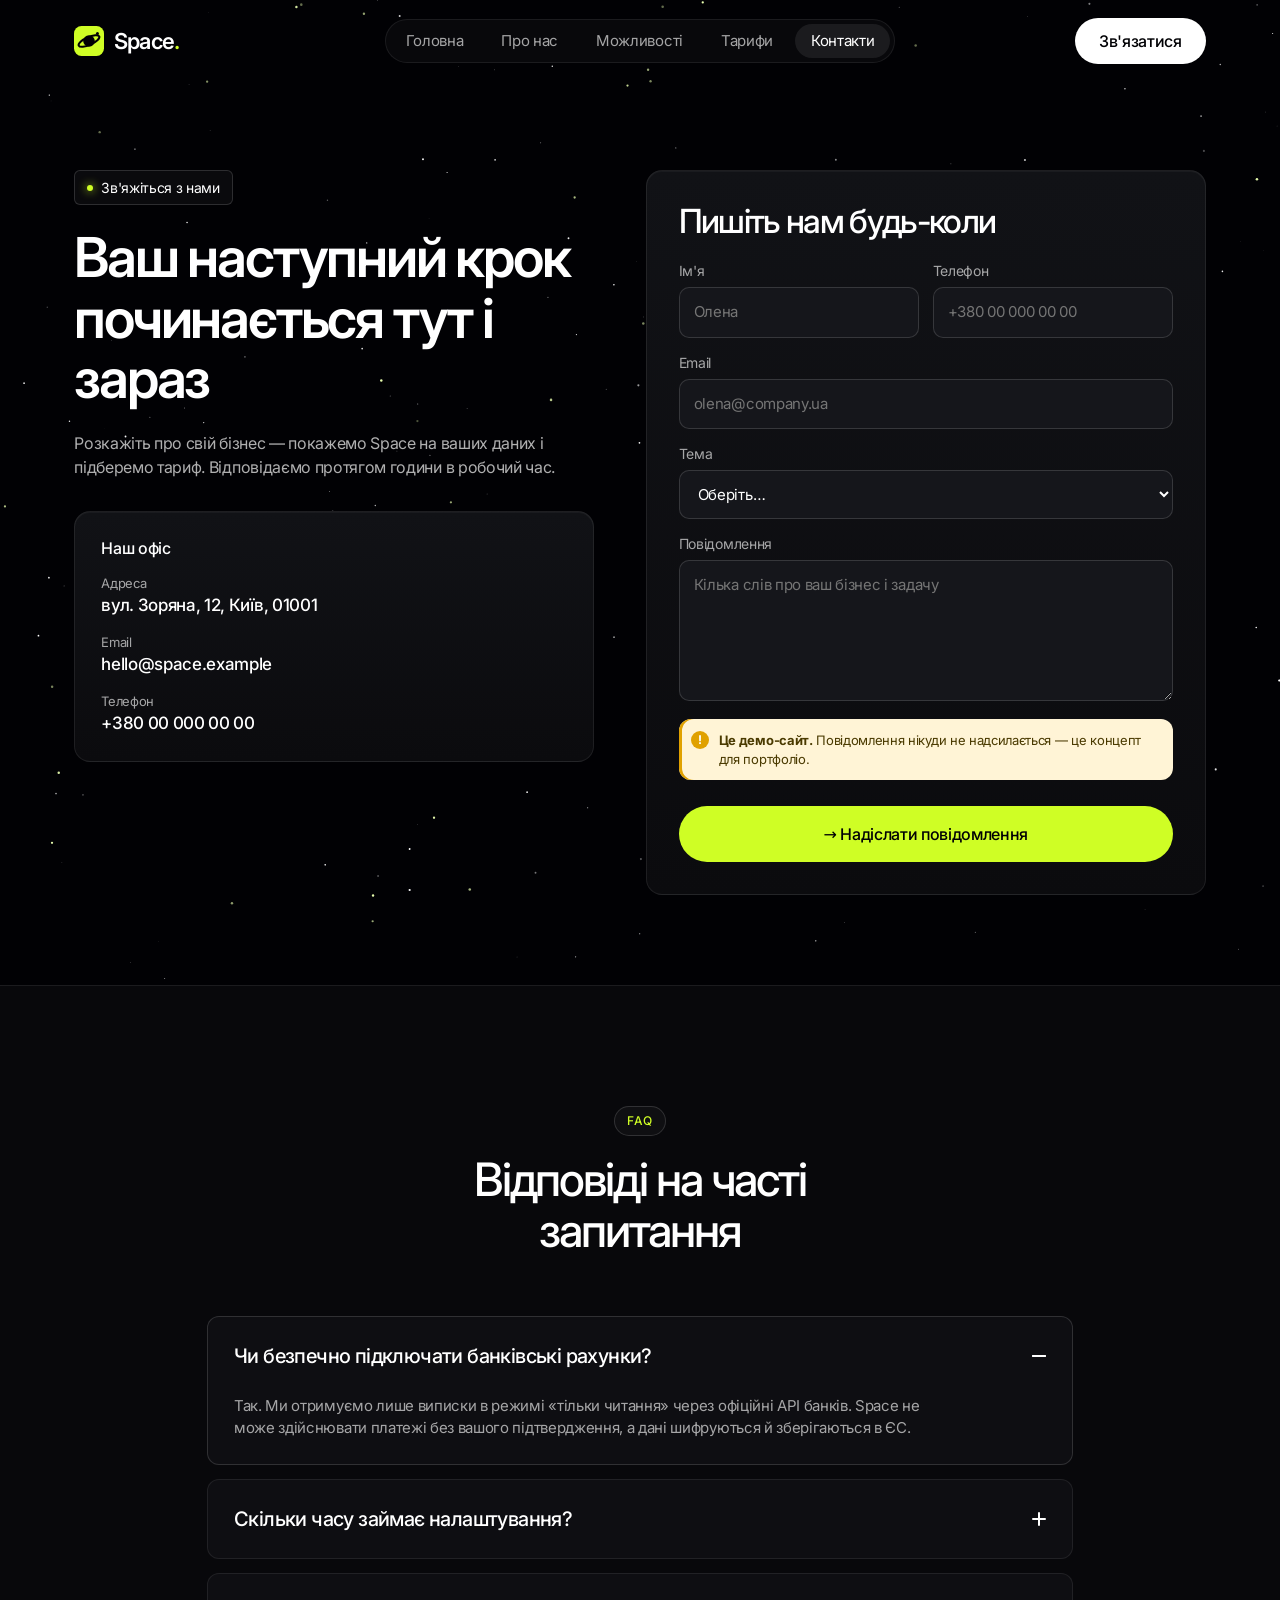
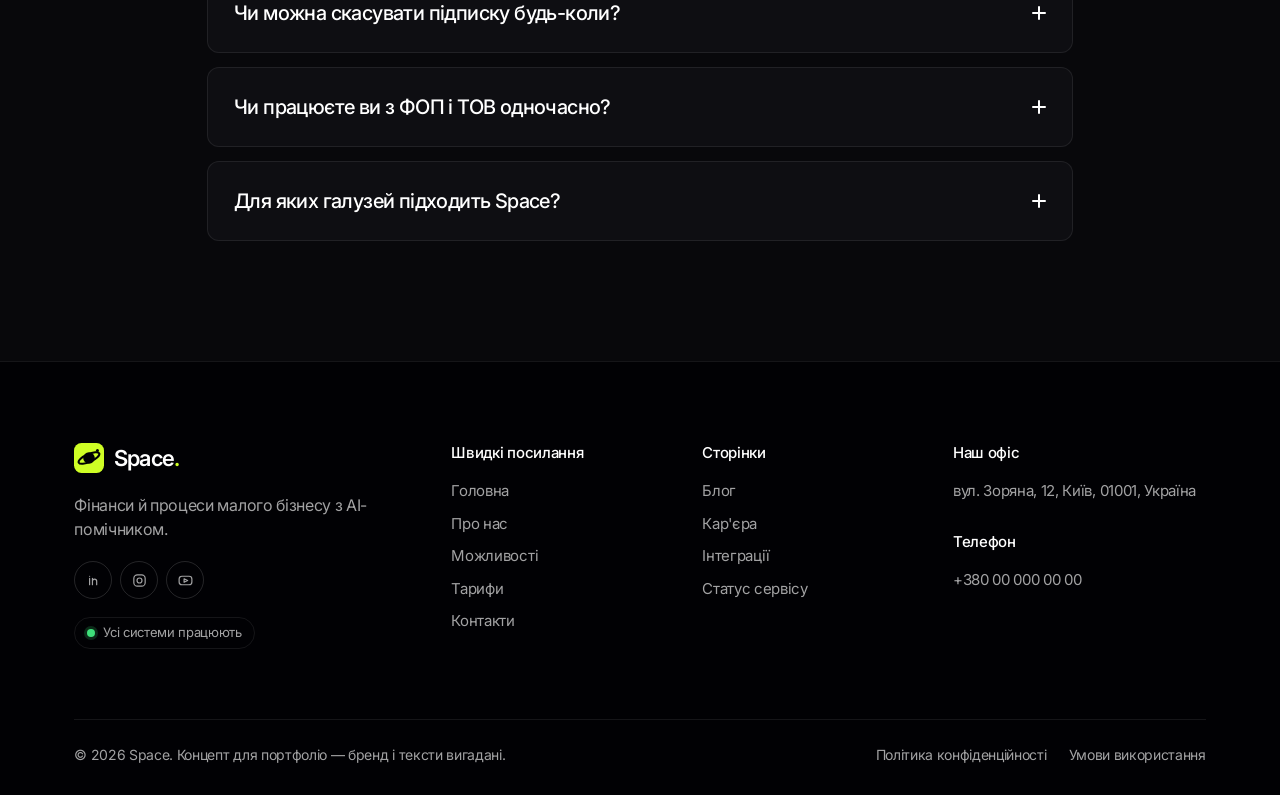
<file: contact.html>
<!doctype html>
<html lang="uk">
<head>
<meta charset="utf-8">
<meta name="viewport" content="width=device-width, initial-scale=1">
<title>Контакти — Space</title>
<meta name="description" content="Зв'яжіться з командою Space: демонстрація продукту, питання про тарифи та партнерство.">
<meta name="theme-color" content="#010104">
<link rel="icon" href="assets/img/favicon.svg" type="image/svg+xml">
<link rel="preload" href="assets/fonts/inter-cyrillic-opsz-normal.woff2" as="font" type="font/woff2" crossorigin>
<link rel="stylesheet" href="css/style.css">
</head>
<body class="pg-contact">
<a class="skip" href="#main">Перейти до вмісту</a>

<header class="nav" data-nav>
  <a class="logo" href="index.html" aria-label="Space — на головну"><svg class="logo__mark" viewBox="0 0 32 32" aria-hidden="true"><rect width="32" height="32" rx="8" fill="#CFFE25"/><circle cx="16" cy="16" r="6.2" fill="#010104"/><ellipse cx="16" cy="16" rx="12" ry="4.2" fill="none" stroke="#010104" stroke-width="2.2" transform="rotate(-24 16 16)"/><circle cx="25" cy="8" r="1.6" fill="#010104"/></svg><span>Space<i>.</i></span></a>
  <nav class="nav__links" aria-label="Основна навігація"><a href="index.html">Головна</a><a href="about.html">Про нас</a><a href="features.html">Можливості</a><a href="pricing.html">Тарифи</a><a href="contact.html" aria-current="page">Контакти</a></nav>
  <a class="btn btn--white nav__cta" href="contact.html">Зв'язатися</a>
  <button class="nav__burger" type="button" aria-expanded="false" aria-controls="mnav" data-burger aria-label="Відкрити меню"><span></span><span></span></button>
</header>
<div class="mnav" id="mnav" hidden>
  <a href="index.html">Головна</a><a href="about.html">Про нас</a><a href="features.html">Можливості</a><a href="pricing.html">Тарифи</a><a href="contact.html" aria-current="page">Контакти</a>
  <a class="btn btn--lime" href="contact.html">Зв'язатися</a>
</div>

<main id="main">
<section class="phero phero--contact" id="top">
  <canvas class="stars" data-stars aria-hidden="true"></canvas>
  <div class="phero__text">
    <p class="pill reveal"><i></i>Зв'яжіться з нами</p>
    <h1 class="h1 reveal">Ваш наступний крок починається тут і зараз</h1>
    <p class="lead reveal">Розкажіть про свій бізнес — покажемо Space на ваших даних і підберемо тариф. Відповідаємо протягом години в робочий час.</p>
    <div class="card office reveal">
      <p class="office__h">Наш офіс</p>
      <div><small>Адреса</small><b>вул. Зоряна, 12, Київ, 01001</b></div>
      <div><small>Email</small><b><a href="mailto:hello@space.example">hello@space.example</a></b></div>
      <div><small>Телефон</small><b><a href="tel:+380000000000">+380 00 000 00 00</a></b></div>
    </div>
  </div>
  <div class="card cform reveal">
    <h2 class="h3">Пишіть нам будь-коли</h2>
    <form class="form" data-form="page" novalidate>
      <div class="form__row"><label>Ім'я<input name="name" autocomplete="name" placeholder="Олена"></label><label>Телефон<input name="phone" type="tel" autocomplete="tel" placeholder="+380 00 000 00 00"></label></div>
      <label>Email<input name="email" type="email" autocomplete="email" placeholder="olena@company.ua"></label>
      <label>Тема<select name="size"><option value="">Оберіть…</option><option>Демонстрація продукту</option><option>Питання про тарифи</option><option>Партнерство</option><option>Інше</option></select></label>
      <label>Повідомлення<textarea name="msg" rows="5" placeholder="Кілька слів про ваш бізнес і задачу"></textarea></label>
      <p class="form__err" data-err role="alert"></p>
      <p class="demo-note" role="note"><b>Це демо-сайт.</b> Повідомлення нікуди не надсилається — це концепт для портфоліо.</p>
      <button class="btn btn--lime btn--wide" type="submit">→ Надіслати повідомлення</button>
    </form>
    <div class="done" data-done hidden><span class="done__ok">✓</span><h3 class="h3">Повідомлення надіслано!</h3><p data-done-text></p><button class="btn btn--white" type="button" data-reset>Написати ще</button></div>
  </div>
</section>
<!-- ===== faq ===== -->
<section class="faq" id="faq">
  <p class="eyebrow reveal">FAQ</p>
  <h2 class="h2 center reveal">Відповіді на часті<br>запитання</h2>
  <div class="faq__list" data-faq>
    <div class="qa is-open"><button type="button" aria-expanded="true" aria-controls="a1" id="q1">Чи безпечно підключати банківські рахунки?<i></i></button><div class="qa__a" id="a1" role="region" aria-labelledby="q1"><p>Так. Ми отримуємо лише виписки в режимі «тільки читання» через офіційні API банків. Space не може здійснювати платежі без вашого підтвердження, а дані шифруються й зберігаються в ЄС.</p></div></div>
    <div class="qa"><button type="button" aria-expanded="false" aria-controls="a2" id="q2">Скільки часу займає налаштування?<i></i></button><div class="qa__a" id="a2" role="region" aria-labelledby="q2" hidden><p>Близько 15 хвилин: підключаєте банк, обираєте систему оподаткування — і AI сам розкладає історію платежів по категоріях за останні 12 місяців.</p></div></div>
    <div class="qa"><button type="button" aria-expanded="false" aria-controls="a3" id="q3">Чи можна скасувати підписку будь-коли?<i></i></button><div class="qa__a" id="a3" role="region" aria-labelledby="q3" hidden><p>Звісно. Жодних контрактів і штрафів: скасування в один клік у налаштуваннях, а всі ваші дані можна вивантажити в Excel чи PDF.</p></div></div>
    <div class="qa"><button type="button" aria-expanded="false" aria-controls="a4" id="q4">Чи працюєте ви з ФОП і ТОВ одночасно?<i></i></button><div class="qa__a" id="a4" role="region" aria-labelledby="q4" hidden><p>Так, в одному акаунті можна вести кілька ФОП і ТОВ, перемикатися між ними або дивитися зведений звіт по всьому бізнесу.</p></div></div>
    <div class="qa"><button type="button" aria-expanded="false" aria-controls="a5" id="q5">Для яких галузей підходить Space?<i></i></button><div class="qa__a" id="a5" role="region" aria-labelledby="q5" hidden><p>Для сфери послуг, кав'ярень і ресторанів, інтернет-магазинів, IT-студій і агенцій — усюди, де важливо бачити гроші в реальному часі.</p></div></div>
  </div>
</section>
</main>

<footer class="foot">
  <div class="foot__top">
    <div class="foot__brand"><a class="logo" href="index.html" aria-label="Space — на головну"><svg class="logo__mark" viewBox="0 0 32 32" aria-hidden="true"><rect width="32" height="32" rx="8" fill="#CFFE25"/><circle cx="16" cy="16" r="6.2" fill="#010104"/><ellipse cx="16" cy="16" rx="12" ry="4.2" fill="none" stroke="#010104" stroke-width="2.2" transform="rotate(-24 16 16)"/><circle cx="25" cy="8" r="1.6" fill="#010104"/></svg><span>Space<i>.</i></span></a><p>Фінанси й процеси малого бізнесу з AI-помічником.</p><div class="foot__social"><a href="#" data-soon aria-label="LinkedIn"><svg viewBox="0 0 24 24"><path d="M6.5 9v9M6.5 6v.01M10.5 18v-5a3 3 0 0 1 6 0v5M10.5 9v9"/></svg></a><a href="#" data-soon aria-label="Instagram"><svg viewBox="0 0 24 24"><rect x="4" y="4" width="16" height="16" rx="5"/><circle cx="12" cy="12" r="3.5"/></svg></a><a href="#" data-soon aria-label="YouTube"><svg viewBox="0 0 24 24"><rect x="3" y="6" width="18" height="12" rx="4"/><path d="m10 9.5 5 2.5-5 2.5Z"/></svg></a></div><p class="foot__status"><i></i>Усі системи працюють</p></div>
    <nav class="foot__col" aria-label="Швидкі посилання"><p>Швидкі посилання</p><a href="index.html">Головна</a><a href="about.html">Про нас</a><a href="features.html">Можливості</a><a href="pricing.html">Тарифи</a><a href="contact.html">Контакти</a></nav>
    <nav class="foot__col" aria-label="Інші сторінки"><p>Сторінки</p><a href="#" data-soon>Блог</a><a href="#" data-soon>Кар'єра</a><a href="#" data-soon>Інтеграції</a><a href="#" data-soon>Статус сервісу</a></nav>
    <div class="foot__col"><p>Наш офіс</p><span>вул. Зоряна, 12, Київ, 01001, Україна</span><p class="foot__h2">Телефон</p><a href="tel:+380000000000">+380 00 000 00 00</a></div>
  </div>
  <div class="foot__bottom"><span>© 2026 Space. Концепт для портфоліо — бренд і тексти вигадані.</span><span class="foot__legal"><a href="#" data-soon>Політика конфіденційності</a><a href="#" data-soon>Умови використання</a></span></div>
</footer>

<div class="modal" data-modal hidden>
  <div class="modal__box" role="dialog" aria-modal="true" aria-labelledby="m-title" tabindex="-1">
    <button class="modal__x" type="button" data-close aria-label="Закрити">✕</button>
    <p class="pill"><i></i>14 днів безкоштовно</p>
    <h2 class="h3" id="m-title">Почнімо роботу з Space</h2>
    <form class="form" data-form novalidate>
      <label>Ім'я<input name="name" autocomplete="name" placeholder="Олена"></label>
      <label>Робочий email<input name="email" type="email" autocomplete="email" placeholder="olena@company.ua"></label>
      <label>Розмір команди<select name="size"><option value="">Оберіть…</option><option>Лише я</option><option>2–10 людей</option><option>11–50 людей</option><option>50+ людей</option></select></label>
      <label>Що хочете автоматизувати?<textarea name="msg" rows="3" placeholder="Наприклад: рахунки клієнтам і податки ФОП"></textarea></label>
      <p class="form__err" data-err role="alert"></p>
      <p class="demo-note" role="note"><b>Це демо-сайт.</b> Зроблено для портфоліо: акаунт не створюється, підписка не оформлюється, гроші не списуються й листів не буде.</p>
      <button class="btn btn--lime btn--wide" type="submit">→ Отримати доступ</button>
    </form>
    <div class="done" data-done hidden><span class="done__ok">✓</span><h3 class="h3">Заявку прийнято!</h3><p data-done-text></p><button class="btn btn--white" type="button" data-close>Чудово</button></div>
  </div>
</div>
<div class="toast" data-toast role="status" aria-live="polite"></div>
<script src="js/main.js"></script>
</body>
</html>
</file>
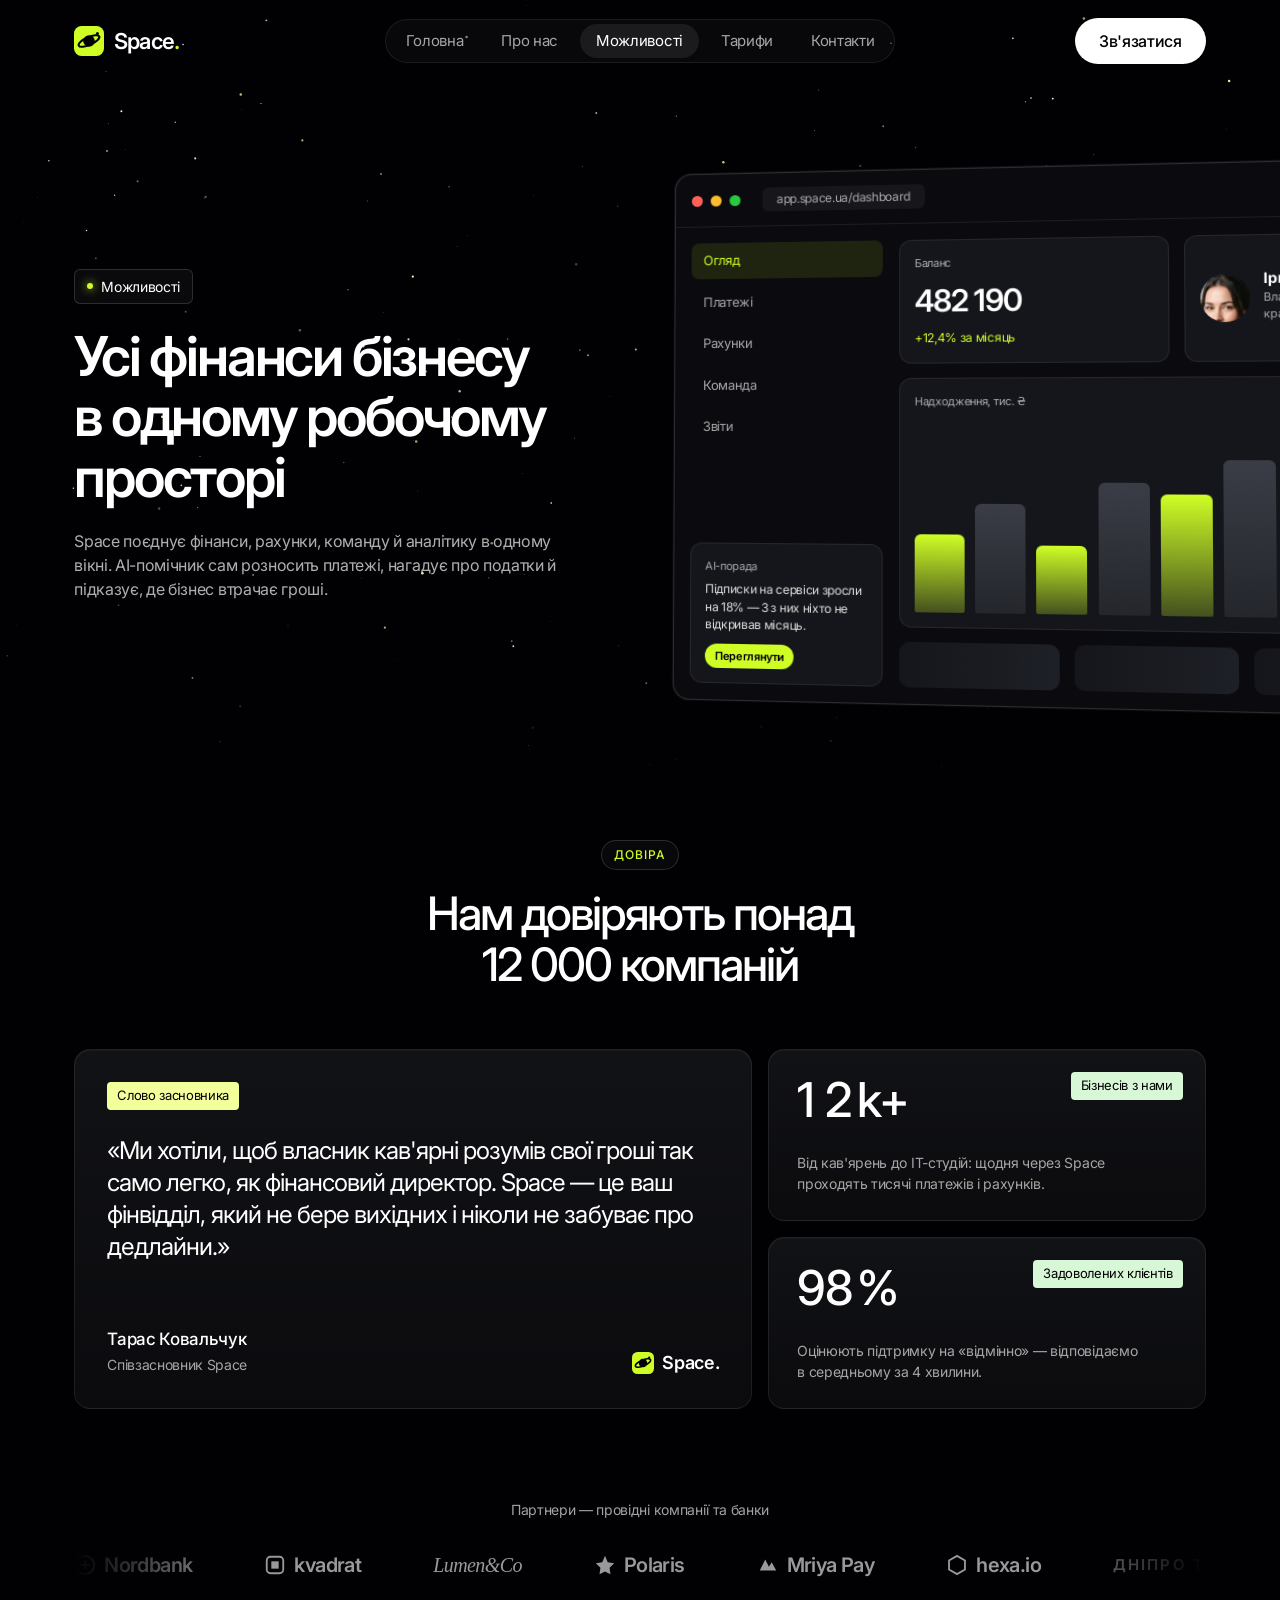
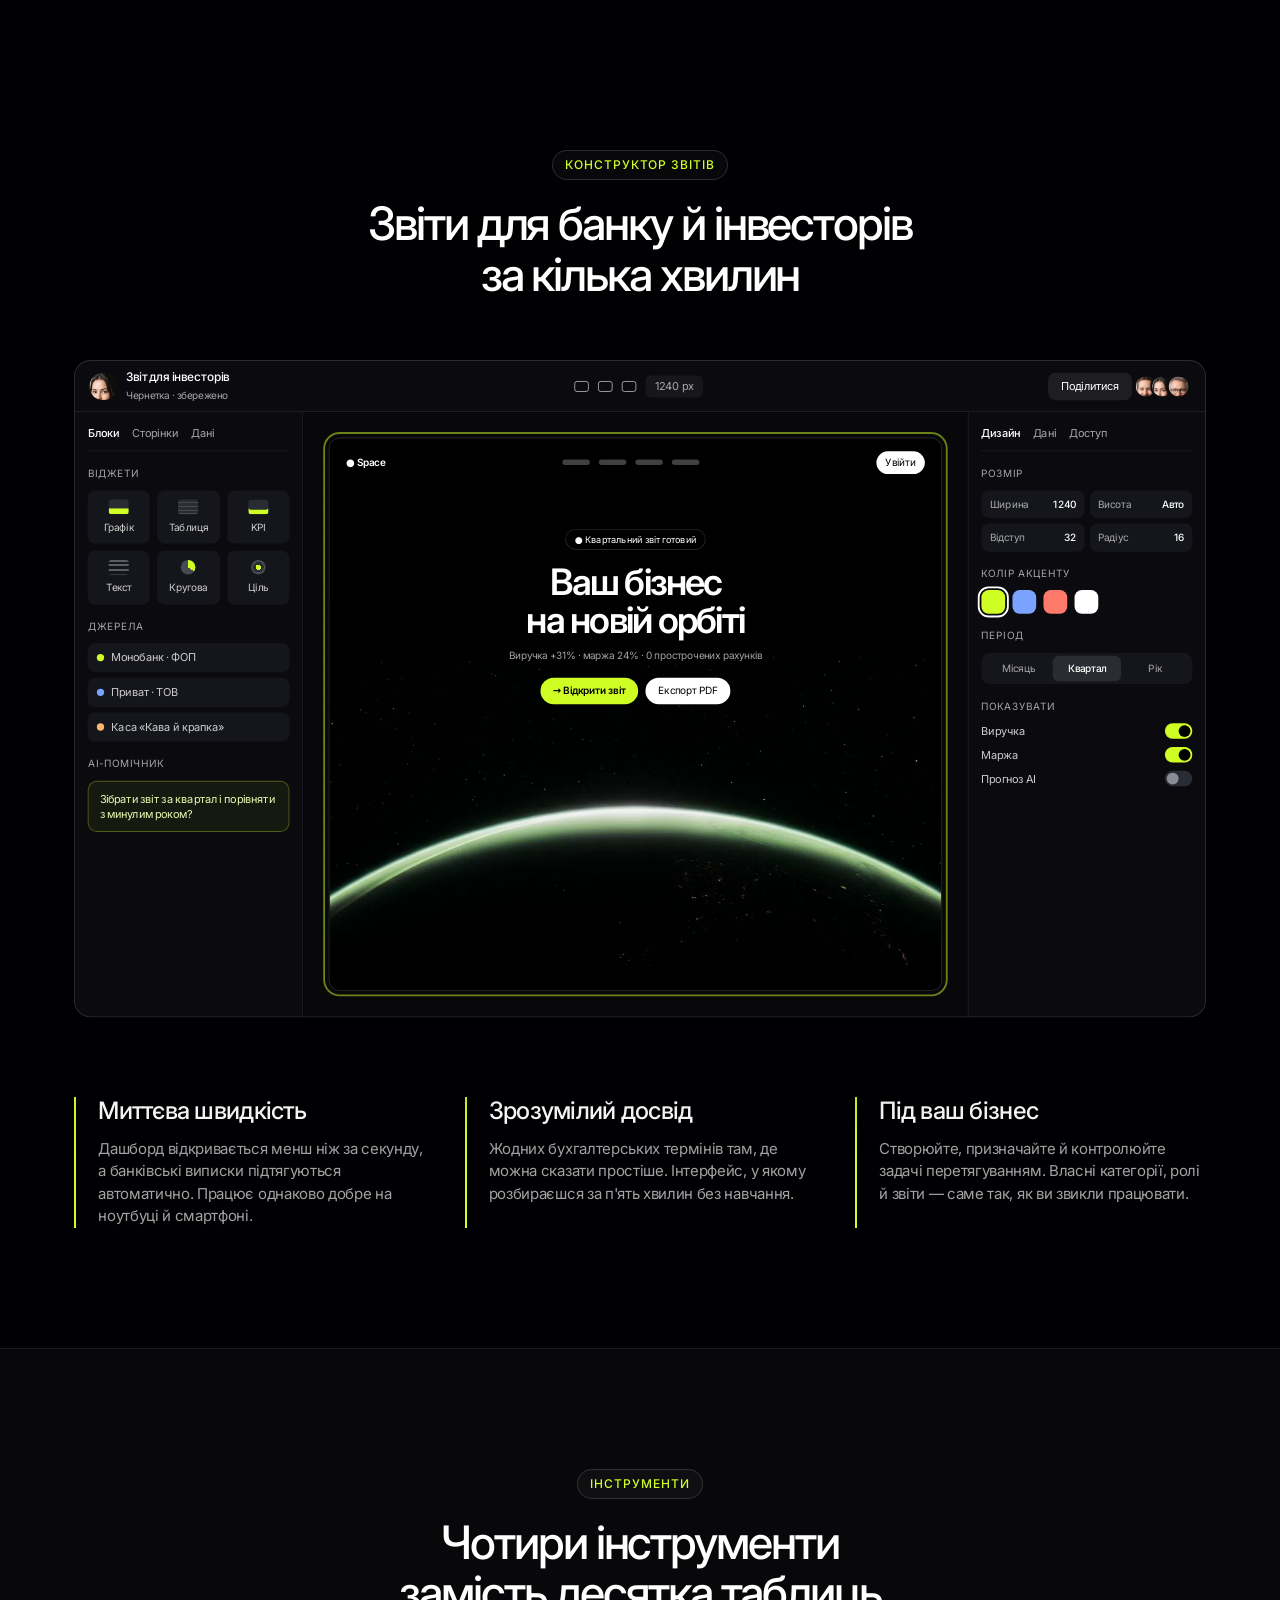
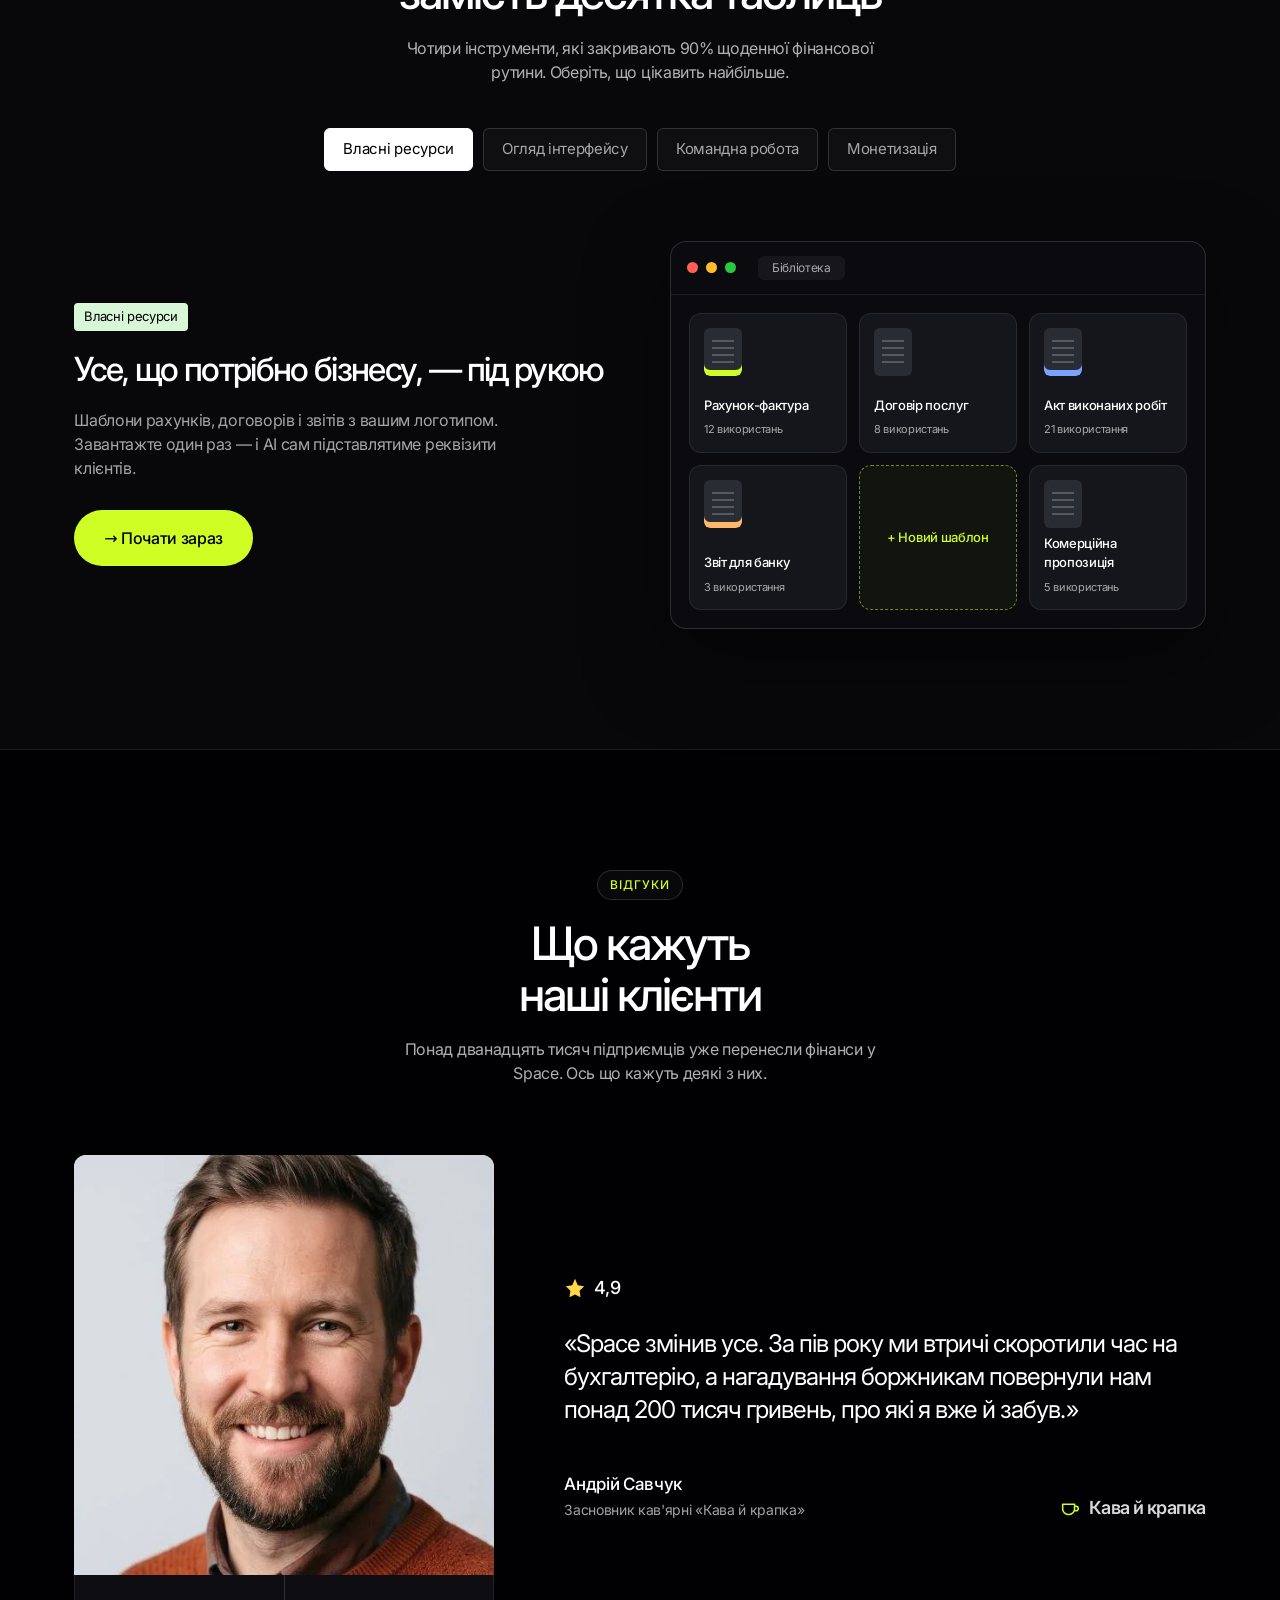
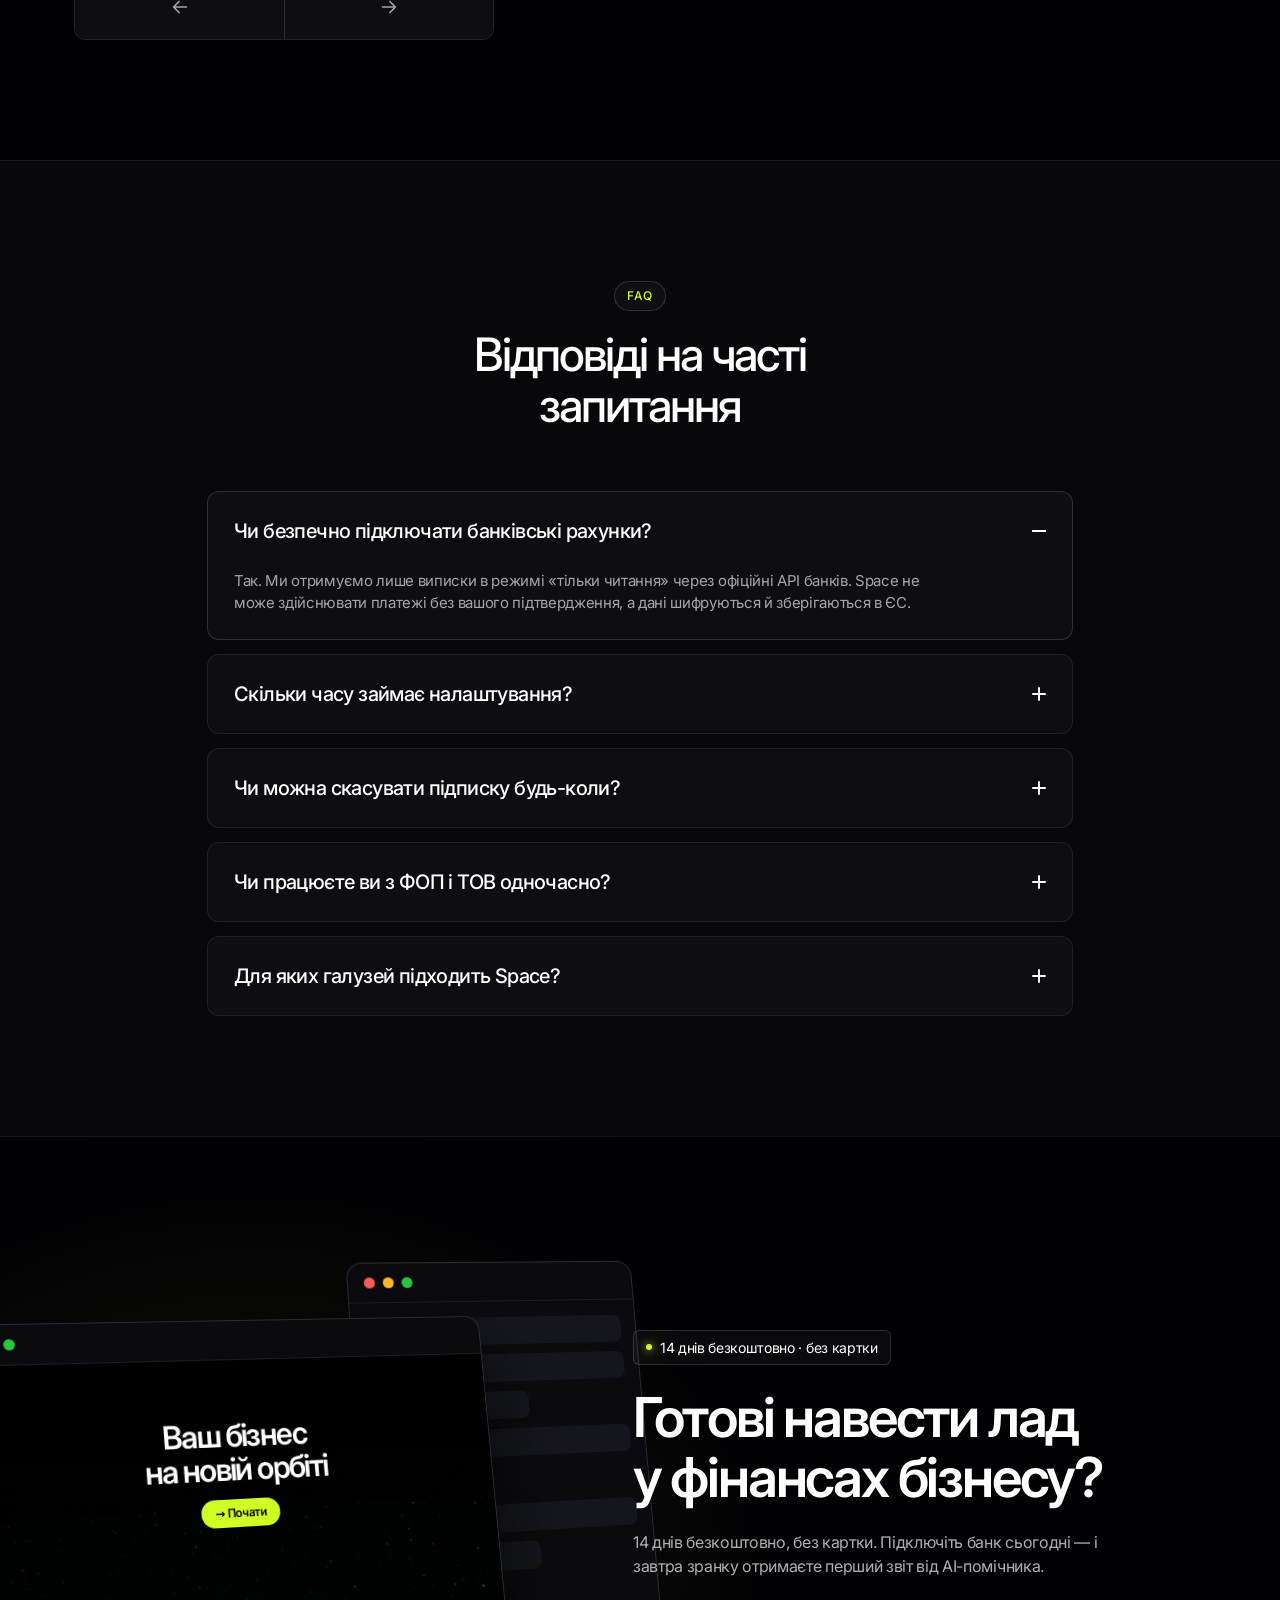
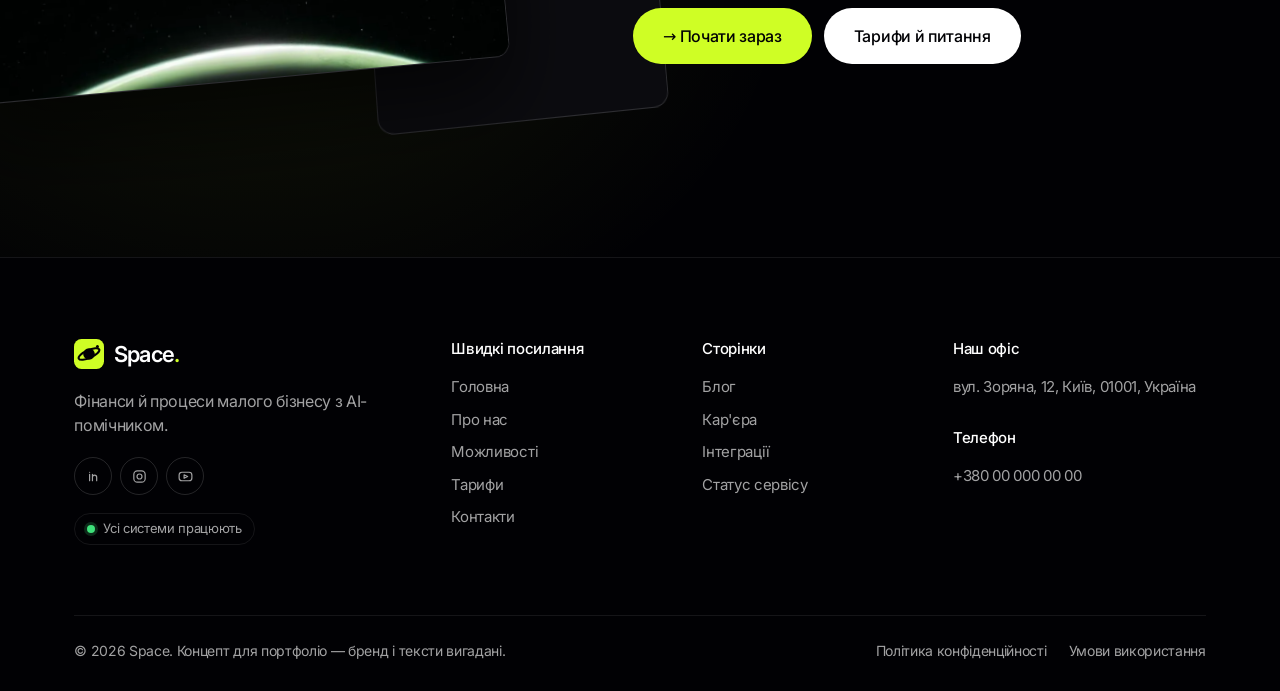
<file: features.html>
<!doctype html>
<html lang="uk">
<head>
<meta charset="utf-8">
<meta name="viewport" content="width=device-width, initial-scale=1">
<title>Можливості — Space</title>
<meta name="description" content="Можливості Space: дашборди, конструктор звітів, шаблони, командна робота й онлайн-оплати.">
<meta name="theme-color" content="#010104">
<link rel="icon" href="assets/img/favicon.svg" type="image/svg+xml">
<link rel="preload" href="assets/fonts/inter-cyrillic-opsz-normal.woff2" as="font" type="font/woff2" crossorigin>
<link rel="stylesheet" href="css/style.css">
</head>
<body class="pg-features">
<a class="skip" href="#main">Перейти до вмісту</a>

<header class="nav" data-nav>
  <a class="logo" href="index.html" aria-label="Space — на головну"><svg class="logo__mark" viewBox="0 0 32 32" aria-hidden="true"><rect width="32" height="32" rx="8" fill="#CFFE25"/><circle cx="16" cy="16" r="6.2" fill="#010104"/><ellipse cx="16" cy="16" rx="12" ry="4.2" fill="none" stroke="#010104" stroke-width="2.2" transform="rotate(-24 16 16)"/><circle cx="25" cy="8" r="1.6" fill="#010104"/></svg><span>Space<i>.</i></span></a>
  <nav class="nav__links" aria-label="Основна навігація"><a href="index.html">Головна</a><a href="about.html">Про нас</a><a href="features.html" aria-current="page">Можливості</a><a href="pricing.html">Тарифи</a><a href="contact.html">Контакти</a></nav>
  <a class="btn btn--white nav__cta" href="contact.html">Зв'язатися</a>
  <button class="nav__burger" type="button" aria-expanded="false" aria-controls="mnav" data-burger aria-label="Відкрити меню"><span></span><span></span></button>
</header>
<div class="mnav" id="mnav" hidden>
  <a href="index.html">Головна</a><a href="about.html">Про нас</a><a href="features.html" aria-current="page">Можливості</a><a href="pricing.html">Тарифи</a><a href="contact.html">Контакти</a>
  <a class="btn btn--lime" href="contact.html">Зв'язатися</a>
</div>

<main id="main">
<!-- ===== hero ===== -->
<section class="hero" id="top">
  <canvas class="stars" data-stars aria-hidden="true"></canvas>
  <div class="hero__text">
    <p class="pill reveal"><i></i>Можливості</p>
    <h1 class="h1 reveal">Усі фінанси бізнесу в&nbsp;одному робочому просторі</h1>
    <p class="lead reveal">Space поєднує фінанси, рахунки, команду й аналітику в одному вікні. AI-помічник сам розносить платежі, нагадує про податки й підказує, де бізнес втрачає гроші.</p>
  </div>
  <div class="hero__win reveal" aria-hidden="true">
    <div class="win">
      <div class="win__bar"><i></i><i></i><i></i><span>app.space.ua/dashboard</span></div>
      <div class="win__body win__body--hero">
        <aside class="ui-side">
          <span class="ui-chip ui-chip--on">Огляд</span><span class="ui-chip">Платежі</span><span class="ui-chip">Рахунки</span><span class="ui-chip">Команда</span><span class="ui-chip">Звіти</span>
          <div class="ui-card ui-card--tall"><small>AI-порада</small><p>Підписки на сервіси зросли на 18% — 3 з них ніхто не відкривав місяць.</p><span class="ui-mini-btn">Переглянути</span></div>
        </aside>
        <div class="ui-main">
          <div class="ui-row">
            <div class="ui-card ui-balance"><small>Баланс</small><b data-count-to="482190">482 190</b><span class="up">+12,4% за місяць</span></div>
            <div class="ui-card ui-avatar"><span class="ui-face"></span><div><b>Ірина К.</b><small>Власниця «Кава й крапка»</small></div></div>
          </div>
          <div class="ui-card ui-chart"><small>Надходження, тис. ₴</small><div class="bars"><i style="--h:42%"></i><i style="--h:58%"></i><i style="--h:36%"></i><i style="--h:70%"></i><i style="--h:64%"></i><i style="--h:82%"></i><i style="--h:76%"></i><i style="--h:94%"></i></div></div>
          <div class="ui-row ui-row--list"><span></span><span></span><span></span></div>
        </div>
      </div>
    </div>
  </div>
</section>

<!-- ===== trust ===== -->
<section class="trust" id="features">
  <p class="eyebrow reveal">Довіра</p>
  <h2 class="h2 center reveal">Нам довіряють понад<br>12&nbsp;000 компаній</h2>
  <div class="trust__grid">
    <article class="card quote reveal">
      <span class="tag tag--yellow">Слово засновника</span>
      <blockquote>«Ми хотіли, щоб власник кав'ярні розумів свої гроші так само легко, як фінансовий директор. Space — це ваш фінвідділ, який не бере вихідних і ніколи не забуває про дедлайни.»</blockquote>
      <div class="quote__foot"><div><b>Тарас Ковальчук</b><small>Співзасновник Space</small></div><span class="quote__logo"><svg viewBox="0 0 32 32" aria-hidden="true"><rect width="32" height="32" rx="8" fill="#CFFE25"/><circle cx="16" cy="16" r="6.2" fill="#010104"/><ellipse cx="16" cy="16" rx="12" ry="4.2" fill="none" stroke="#010104" stroke-width="2.2" transform="rotate(-24 16 16)"/><circle cx="25" cy="8" r="1.6" fill="#010104"/></svg>Space.</span></div>
    </article>
    <article class="card stat reveal">
      <span class="tag tag--green">Бізнесів з нами</span>
      <p class="stat__num"><span class="odo" data-odo="12">12</span><em>k+</em></p>
      <p>Від кав'ярень до IT-студій: щодня через Space проходять тисячі платежів і рахунків.</p>
    </article>
    <article class="card stat reveal">
      <span class="tag tag--green">Задоволених клієнтів</span>
      <p class="stat__num"><span class="odo" data-odo="98">98</span><em>%</em></p>
      <p>Оцінюють підтримку на «відмінно» — відповідаємо в середньому за 4 хвилини.</p>
    </article>
  </div>
  <p class="logos__title">Партнери — провідні компанії та банки</p>
  <div class="logos" aria-label="Логотипи партнерів">
    <div class="logos__track" data-logos>
      <span class="lg"><svg viewBox="0 0 24 24"><circle cx="12" cy="12" r="10" fill="none" stroke="currentColor" stroke-width="2"/><path d="M7 12h10M12 7v10" stroke="currentColor" stroke-width="2"/></svg>Nordbank</span>
      <span class="lg"><svg viewBox="0 0 24 24"><rect x="3" y="3" width="18" height="18" rx="4" fill="none" stroke="currentColor" stroke-width="2"/><rect x="8" y="8" width="8" height="8" fill="currentColor"/></svg>kvadrat</span>
      <span class="lg lg--serif">Lumen&amp;Co</span>
      <span class="lg"><svg viewBox="0 0 24 24"><path d="M12 2 15 9l7 1-5 5 1 7-6-3-6 3 1-7-5-5 7-1Z" fill="currentColor"/></svg>Polaris</span>
      <span class="lg"><svg viewBox="0 0 24 24"><path d="M3 18 9 6l4 8 3-5 5 9Z" fill="currentColor"/></svg>Mriya Pay</span>
      <span class="lg"><svg viewBox="0 0 24 24"><path d="m12 2 8.7 5v10L12 22l-8.7-5V7Z" fill="none" stroke="currentColor" stroke-width="2"/></svg>hexa.io</span>
      <span class="lg lg--wide">ДНІПРО&nbsp;ТЕХ</span>
    </div>
  </div>
</section>

<!-- ===== editor ===== -->
<section class="editor">
  <p class="eyebrow reveal">Конструктор звітів</p>
  <h2 class="h2 center reveal">Звіти для банку й інвесторів<br>за кілька хвилин</h2>
  <div class="scaler reveal" data-scaler data-w="1240" data-h="720">
    <div class="ed" aria-hidden="true">
      <div class="ed__top"><div class="ed__user"><span class="ui-face ui-face--sm"></span><div><b>Звіт для інвесторів</b><small>Чернетка · збережено</small></div></div><div class="ed__tools"><i></i><i></i><i></i><span>1240 px</span></div><div class="ed__share"><span>Поділитися</span><span class="ed__avs"><i></i><i></i><i></i></span></div></div>
      <aside class="ed__left">
        <div class="ed__tabs"><b>Блоки</b><span>Сторінки</span><span>Дані</span></div>
        <p class="ed__label">Віджети</p>
        <div class="ed__grid"><span><i class="ic ic--chart"></i>Графік</span><span><i class="ic ic--table"></i>Таблиця</span><span><i class="ic ic--kpi"></i>KPI</span><span><i class="ic ic--text"></i>Текст</span><span><i class="ic ic--pie"></i>Кругова</span><span><i class="ic ic--goal"></i>Ціль</span></div>
        <p class="ed__label">Джерела</p>
        <div class="ed__src"><span><i style="--c:#CFFE25"></i>Монобанк · ФОП</span><span><i style="--c:#7aa2ff"></i>Приват · ТОВ</span><span><i style="--c:#ffb86b"></i>Каса «Кава й крапка»</span></div>
        <p class="ed__label">AI-помічник</p>
        <div class="ed__ai">Зібрати звіт за квартал і порівняти з минулим роком?</div>
      </aside>
      <div class="ed__canvas">
        <div class="ed__frame">
          <div class="site">
            <div class="site__nav"><span class="site__logo">● Space</span><span class="site__links"><i></i><i></i><i></i><i></i></span><span class="site__btn">Увійти</span></div>
            <img class="site__planet" src="assets/photo/planet.webp" alt="">
            <p class="site__pill">● Квартальний звіт готовий</p>
            <p class="site__h">Ваш бізнес<br>на новій орбіті</p>
            <p class="site__p">Виручка +31% · маржа 24% · 0 прострочених рахунків</p>
            <div class="site__btns"><span class="site__b1">→ Відкрити звіт</span><span class="site__b2">Експорт PDF</span></div>
          </div>
        </div>
      </div>
      <aside class="ed__right">
        <div class="ed__tabs"><b>Дизайн</b><span>Дані</span><span>Доступ</span></div>
        <p class="ed__label">Розмір</p>
        <div class="ed__props"><span>Ширина <b>1240</b></span><span>Висота <b>Авто</b></span><span>Відступ <b>32</b></span><span>Радіус <b>16</b></span></div>
        <p class="ed__label">Колір акценту</p>
        <div class="ed__colors"><i style="--c:#CFFE25" class="on"></i><i style="--c:#7aa2ff"></i><i style="--c:#ff7a6b"></i><i style="--c:#ffffff"></i></div>
        <p class="ed__label">Період</p>
        <div class="ed__seg"><span>Місяць</span><b>Квартал</b><span>Рік</span></div>
        <p class="ed__label">Показувати</p>
        <div class="ed__toggles"><span>Виручка <i class="on"></i></span><span>Маржа <i class="on"></i></span><span>Прогноз AI <i></i></span></div>
      </aside>
    </div>
  </div>
  <div class="feats">
    <article class="feat reveal"><h3>Миттєва швидкість</h3><p>Дашборд відкривається менш ніж за секунду, а банківські виписки підтягуються автоматично. Працює однаково добре на ноутбуці й смартфоні.</p></article>
    <article class="feat reveal"><h3>Зрозумілий досвід</h3><p>Жодних бухгалтерських термінів там, де можна сказати простіше. Інтерфейс, у якому розбираєшся за п'ять хвилин без навчання.</p></article>
    <article class="feat reveal"><h3>Під ваш бізнес</h3><p>Створюйте, призначайте й контролюйте задачі перетягуванням. Власні категорії, ролі й звіти — саме так, як ви звикли працювати.</p></article>
  </div>
</section>

<!-- ===== tabs ===== -->
<section class="tabs-sec" id="tabs">
  <p class="eyebrow reveal">Інструменти</p>
  <h2 class="h2 center reveal">Чотири інструменти<br>замість десятка таблиць</h2>
  <p class="lead center reveal">Чотири інструменти, які закривають 90% щоденної фінансової рутини. Оберіть, що цікавить найбільше.</p>
  <div class="tabs reveal" role="tablist" aria-label="Інструменти Space" data-tabs>
    <button role="tab" id="t-assets" aria-controls="p-assets" aria-selected="true" tabindex="0">Власні ресурси</button>
    <button role="tab" id="t-ui" aria-controls="p-ui" aria-selected="false" tabindex="-1">Огляд інтерфейсу</button>
    <button role="tab" id="t-team" aria-controls="p-team" aria-selected="false" tabindex="-1">Командна робота</button>
    <button role="tab" id="t-money" aria-controls="p-money" aria-selected="false" tabindex="-1">Монетизація</button>
  </div>
  <div class="panels">
    <div class="panel" role="tabpanel" id="p-assets" aria-labelledby="t-assets">
      <div class="panel__text"><span class="tag tag--green">Власні ресурси</span><h3 class="h3">Усе, що потрібно бізнесу, — під рукою</h3><p>Шаблони рахунків, договорів і звітів з вашим логотипом. Завантажте один раз — і AI сам підставлятиме реквізити клієнтів.</p><button class="btn btn--lime" type="button" data-contact>→ Почати зараз</button></div>
      <div class="panel__ui" aria-hidden="true"><div class="win win--sm"><div class="win__bar"><i></i><i></i><i></i><span>Бібліотека</span></div><div class="lib">
        <div class="lib__item"><i class="doc doc--lime"></i><b>Рахунок-фактура</b><small>12 використань</small></div>
        <div class="lib__item"><i class="doc"></i><b>Договір послуг</b><small>8 використань</small></div>
        <div class="lib__item"><i class="doc doc--blue"></i><b>Акт виконаних робіт</b><small>21 використання</small></div>
        <div class="lib__item"><i class="doc doc--orange"></i><b>Звіт для банку</b><small>3 використання</small></div>
        <div class="lib__item lib__item--add"><b>+ Новий шаблон</b></div>
        <div class="lib__item"><i class="doc"></i><b>Комерційна пропозиція</b><small>5 використань</small></div>
      </div></div></div>
    </div>
    <div class="panel" role="tabpanel" id="p-ui" aria-labelledby="t-ui" hidden>
      <div class="panel__text"><span class="tag tag--green">Огляд інтерфейсу</span><h3 class="h3">Один екран замість п'яти таблиць</h3><p>Баланс, борги клієнтів, податки й прогноз на місяць — на одній панелі. Інтуїтивний інтерфейс, у якому розбираєшся без інструкцій.</p><button class="btn btn--lime" type="button" data-contact>→ Почати зараз</button></div>
      <div class="panel__ui" aria-hidden="true"><div class="win win--sm"><div class="win__bar"><i></i><i></i><i></i><span>Огляд</span></div><div class="ov">
        <div class="ov__kpi"><small>Виручка</small><b>1,24 млн ₴</b><span class="up">+18%</span></div>
        <div class="ov__kpi"><small>Витрати</small><b>812 тис. ₴</b><span class="down">−4%</span></div>
        <div class="ov__kpi"><small>Податки</small><b>до 20.11</b><span>3 дні</span></div>
        <div class="ov__line"><svg viewBox="0 0 300 90" preserveAspectRatio="none"><path d="M0 70 C40 60 60 72 90 50 S150 40 180 30 240 36 300 8" fill="none" stroke="#CFFE25" stroke-width="3"/><path d="M0 70 C40 60 60 72 90 50 S150 40 180 30 240 36 300 8 V90 H0Z" fill="url(#lg1)"/><defs><linearGradient id="lg1" x1="0" y1="0" x2="0" y2="1"><stop offset="0" stop-color="#CFFE25" stop-opacity=".35"/><stop offset="1" stop-color="#CFFE25" stop-opacity="0"/></linearGradient></defs></svg></div>
      </div></div></div>
    </div>
    <div class="panel" role="tabpanel" id="p-team" aria-labelledby="t-team" hidden>
      <div class="panel__text"><span class="tag tag--green">Командна робота</span><h3 class="h3">Бухгалтер, менеджер і ви — в одному просторі</h3><p>Коментарі до платежів, погодження витрат в один клік і ролі з різним доступом. Ніяких скріншотів у месенджерах.</p><button class="btn btn--lime" type="button" data-contact>→ Почати зараз</button></div>
      <div class="panel__ui" aria-hidden="true"><div class="win win--sm"><div class="win__bar"><i></i><i></i><i></i><span>Погодження</span></div><div class="team">
        <div class="msg"><span class="av" style="--c:#ffb86b">О</span><div><b>Оля · бухгалтерка</b><p>Рахунок від друкарні на 14 200 ₴ — погоджуємо?</p></div></div>
        <div class="msg msg--me"><div><b>Ви</b><p>Так, оплатити до п'ятниці 👍</p></div><span class="av" style="--c:#CFFE25">Я</span></div>
        <div class="msg"><span class="av" style="--c:#7aa2ff">AI</span><div><b>Помічник</b><p>Запланував платіж на 15.11 і додав у звіт «Маркетинг».</p></div></div>
        <div class="team__ok">✓ Погоджено · 2 з 2</div>
      </div></div></div>
    </div>
    <div class="panel" role="tabpanel" id="p-money" aria-labelledby="t-money" hidden>
      <div class="panel__text"><span class="tag tag--green">Монетизація</span><h3 class="h3">Отримуйте оплату швидше</h3><p>Посилання на оплату в рахунку, автоматичні нагадування боржникам і підписки для постійних клієнтів. Гроші приходять — Space сам усе розносить.</p><button class="btn btn--lime" type="button" data-contact>→ Почати зараз</button></div>
      <div class="panel__ui" aria-hidden="true"><div class="win win--sm"><div class="win__bar"><i></i><i></i><i></i><span>Надходження</span></div><div class="money">
        <div class="money__ring"><svg viewBox="0 0 120 120"><circle cx="60" cy="60" r="48" fill="none" stroke="#1d1f24" stroke-width="14"/><circle cx="60" cy="60" r="48" fill="none" stroke="#CFFE25" stroke-width="14" stroke-dasharray="301.6" stroke-dashoffset="54" stroke-linecap="round" transform="rotate(-90 60 60)"/></svg><b>82%</b><small>оплачено вчасно</small></div>
        <ul class="money__list"><li><span>Студія «Зерно»</span><b class="up">+8 400 ₴</b></li><li><span>ФОП Мельник</span><b class="up">+2 150 ₴</b></li><li><span>Підписка «Бізнес»</span><b class="up">+990 ₴</b></li><li><span>Нагадування надіслано</span><b>3</b></li></ul>
      </div></div></div>
    </div>
  </div>
</section>

<!-- ===== reviews ===== -->
<section class="reviews" id="reviews">
  <p class="eyebrow reveal">Відгуки</p>
  <h2 class="h2 center reveal">Що кажуть<br>наші клієнти</h2>
  <p class="lead center reveal">Понад дванадцять тисяч підприємців уже перенесли фінанси у Space. Ось що кажуть деякі з них.</p>
  <div class="slider reveal" data-slider aria-roledescription="карусель" aria-label="Відгуки">
    <div class="slider__media">
      <div class="slider__photos"><img src="assets/photo/review-1.webp" alt="Андрій Савчук" width="480" height="480"><img src="assets/photo/review-2.webp" alt="Марія Бондар" width="480" height="480" loading="lazy"><img src="assets/photo/review-3.webp" alt="Віктор Гнатюк" width="480" height="480" loading="lazy"></div>
      <div class="slider__arrows"><button type="button" data-prev aria-label="Попередній відгук"><svg viewBox="0 0 24 24"><path d="M19 12H5m6-6-6 6 6 6"/></svg></button><button type="button" data-next aria-label="Наступний відгук"><svg viewBox="0 0 24 24"><path d="M5 12h14m-6-6 6 6-6 6"/></svg></button></div>
    </div>
    <div class="slider__quotes" aria-live="polite">
      <figure class="rv is-on"><p class="rv__rate"><svg viewBox="0 0 24 24"><path d="M12 2 15 9l7 1-5 5 1 7-6-3-6 3 1-7-5-5 7-1Z"/></svg>4,9</p><blockquote>«Space змінив усе. За пів року ми втричі скоротили час на бухгалтерію, а нагадування боржникам повернули нам понад 200 тисяч гривень, про які я вже й забув.»</blockquote><figcaption><div><b>Андрій Савчук</b><small>Засновник кав'ярні «Кава й крапка»</small></div><span class="rv__logo"><svg viewBox="0 0 24 24" aria-hidden="true"><path d="M4 8h13v5a6 6 0 0 1-6 6h-1a6 6 0 0 1-6-6V8Zm13 2h1.5a2.5 2.5 0 0 1 0 5H17"/></svg>Кава й крапка</span></figcaption></figure>
      <figure class="rv"><p class="rv__rate"><svg viewBox="0 0 24 24"><path d="M12 2 15 9l7 1-5 5 1 7-6-3-6 3 1-7-5-5 7-1Z"/></svg>5,0</p><blockquote>«Нарешті я бачу, скільки реально заробляє студія, а не лише суму на рахунку. AI-підказки про підписки зекономили нам 9 тисяч на місяць.»</blockquote><figcaption><div><b>Марія Бондар</b><small>Арт-директорка студії «Зерно»</small></div><span class="rv__logo"><svg viewBox="0 0 24 24" aria-hidden="true"><path d="M12 3c4 3 6 6 6 9a6 6 0 0 1-12 0c0-3 2-6 6-9Zm0 4v12"/></svg>Зерно</span></figcaption></figure>
      <figure class="rv"><p class="rv__rate"><svg viewBox="0 0 24 24"><path d="M12 2 15 9l7 1-5 5 1 7-6-3-6 3 1-7-5-5 7-1Z"/></svg>4,8</p><blockquote>«Три ФОПи й ТОВ — раніше це були чотири таблиці й постійний страх пропустити податок. Тепер одна панель і спокійний сон.»</blockquote><figcaption><div><b>Віктор Гнатюк</b><small>Власник мережі СТО «Гвинт»</small></div><span class="rv__logo"><svg viewBox="0 0 24 24" aria-hidden="true"><path d="M12 3 20 7.5v9L12 21l-8-4.5v-9L12 3Z"/><circle cx="12" cy="12" r="3"/></svg>Гвинт</span></figcaption></figure>
    </div>
  </div>
</section>

<!-- ===== faq ===== -->
<section class="faq" id="faq">
  <p class="eyebrow reveal">FAQ</p>
  <h2 class="h2 center reveal">Відповіді на часті<br>запитання</h2>
  <div class="faq__list" data-faq>
    <div class="qa is-open"><button type="button" aria-expanded="true" aria-controls="a1" id="q1">Чи безпечно підключати банківські рахунки?<i></i></button><div class="qa__a" id="a1" role="region" aria-labelledby="q1"><p>Так. Ми отримуємо лише виписки в режимі «тільки читання» через офіційні API банків. Space не може здійснювати платежі без вашого підтвердження, а дані шифруються й зберігаються в ЄС.</p></div></div>
    <div class="qa"><button type="button" aria-expanded="false" aria-controls="a2" id="q2">Скільки часу займає налаштування?<i></i></button><div class="qa__a" id="a2" role="region" aria-labelledby="q2" hidden><p>Близько 15 хвилин: підключаєте банк, обираєте систему оподаткування — і AI сам розкладає історію платежів по категоріях за останні 12 місяців.</p></div></div>
    <div class="qa"><button type="button" aria-expanded="false" aria-controls="a3" id="q3">Чи можна скасувати підписку будь-коли?<i></i></button><div class="qa__a" id="a3" role="region" aria-labelledby="q3" hidden><p>Звісно. Жодних контрактів і штрафів: скасування в один клік у налаштуваннях, а всі ваші дані можна вивантажити в Excel чи PDF.</p></div></div>
    <div class="qa"><button type="button" aria-expanded="false" aria-controls="a4" id="q4">Чи працюєте ви з ФОП і ТОВ одночасно?<i></i></button><div class="qa__a" id="a4" role="region" aria-labelledby="q4" hidden><p>Так, в одному акаунті можна вести кілька ФОП і ТОВ, перемикатися між ними або дивитися зведений звіт по всьому бізнесу.</p></div></div>
    <div class="qa"><button type="button" aria-expanded="false" aria-controls="a5" id="q5">Для яких галузей підходить Space?<i></i></button><div class="qa__a" id="a5" role="region" aria-labelledby="q5" hidden><p>Для сфери послуг, кав'ярень і ресторанів, інтернет-магазинів, IT-студій і агенцій — усюди, де важливо бачити гроші в реальному часі.</p></div></div>
  </div>
</section>

<!-- ===== cta ===== -->
<section class="cta">
  <div class="cta__screens" aria-hidden="true">
    <div class="win win--tilt1"><div class="win__bar"><i></i><i></i><i></i></div><div class="cta__shot"><img src="assets/photo/planet.webp" alt=""><p>Ваш бізнес<br>на новій орбіті</p><span>→ Почати</span></div></div>
    <div class="win win--tilt2"><div class="win__bar"><i></i><i></i><i></i></div><div class="cta__panel"><span></span><span></span><span class="w60"></span><span></span><span class="w40"></span><span></span><span class="w60"></span></div></div>
  </div>
  <div class="cta__text">
    <p class="pill"><i></i>14 днів безкоштовно · без картки</p>
    <h2 class="h1 reveal">Готові навести лад у&nbsp;фінансах бізнесу?</h2>
    <p class="lead reveal">14 днів безкоштовно, без картки. Підключіть банк сьогодні — і завтра зранку отримаєте перший звіт від AI-помічника.</p>
    <div class="cta__btns reveal"><button class="btn btn--lime" type="button" data-contact>→ Почати зараз</button><a class="btn btn--white" href="#faq">Тарифи й питання</a></div>
  </div>
</section>

</main>

<footer class="foot">
  <div class="foot__top">
    <div class="foot__brand"><a class="logo" href="index.html" aria-label="Space — на головну"><svg class="logo__mark" viewBox="0 0 32 32" aria-hidden="true"><rect width="32" height="32" rx="8" fill="#CFFE25"/><circle cx="16" cy="16" r="6.2" fill="#010104"/><ellipse cx="16" cy="16" rx="12" ry="4.2" fill="none" stroke="#010104" stroke-width="2.2" transform="rotate(-24 16 16)"/><circle cx="25" cy="8" r="1.6" fill="#010104"/></svg><span>Space<i>.</i></span></a><p>Фінанси й процеси малого бізнесу з AI-помічником.</p><div class="foot__social"><a href="#" data-soon aria-label="LinkedIn"><svg viewBox="0 0 24 24"><path d="M6.5 9v9M6.5 6v.01M10.5 18v-5a3 3 0 0 1 6 0v5M10.5 9v9"/></svg></a><a href="#" data-soon aria-label="Instagram"><svg viewBox="0 0 24 24"><rect x="4" y="4" width="16" height="16" rx="5"/><circle cx="12" cy="12" r="3.5"/></svg></a><a href="#" data-soon aria-label="YouTube"><svg viewBox="0 0 24 24"><rect x="3" y="6" width="18" height="12" rx="4"/><path d="m10 9.5 5 2.5-5 2.5Z"/></svg></a></div><p class="foot__status"><i></i>Усі системи працюють</p></div>
    <nav class="foot__col" aria-label="Швидкі посилання"><p>Швидкі посилання</p><a href="index.html">Головна</a><a href="about.html">Про нас</a><a href="features.html">Можливості</a><a href="pricing.html">Тарифи</a><a href="contact.html">Контакти</a></nav>
    <nav class="foot__col" aria-label="Інші сторінки"><p>Сторінки</p><a href="#" data-soon>Блог</a><a href="#" data-soon>Кар'єра</a><a href="#" data-soon>Інтеграції</a><a href="#" data-soon>Статус сервісу</a></nav>
    <div class="foot__col"><p>Наш офіс</p><span>вул. Зоряна, 12, Київ, 01001, Україна</span><p class="foot__h2">Телефон</p><a href="tel:+380000000000">+380 00 000 00 00</a></div>
  </div>
  <div class="foot__bottom"><span>© 2026 Space. Концепт для портфоліо — бренд і тексти вигадані.</span><span class="foot__legal"><a href="#" data-soon>Політика конфіденційності</a><a href="#" data-soon>Умови використання</a></span></div>
</footer>

<div class="modal" data-modal hidden>
  <div class="modal__box" role="dialog" aria-modal="true" aria-labelledby="m-title" tabindex="-1">
    <button class="modal__x" type="button" data-close aria-label="Закрити">✕</button>
    <p class="pill"><i></i>14 днів безкоштовно</p>
    <h2 class="h3" id="m-title">Почнімо роботу з Space</h2>
    <form class="form" data-form novalidate>
      <label>Ім'я<input name="name" autocomplete="name" placeholder="Олена"></label>
      <label>Робочий email<input name="email" type="email" autocomplete="email" placeholder="olena@company.ua"></label>
      <label>Розмір команди<select name="size"><option value="">Оберіть…</option><option>Лише я</option><option>2–10 людей</option><option>11–50 людей</option><option>50+ людей</option></select></label>
      <label>Що хочете автоматизувати?<textarea name="msg" rows="3" placeholder="Наприклад: рахунки клієнтам і податки ФОП"></textarea></label>
      <p class="form__err" data-err role="alert"></p>
      <p class="demo-note" role="note"><b>Це демо-сайт.</b> Зроблено для портфоліо: акаунт не створюється, підписка не оформлюється, гроші не списуються й листів не буде.</p>
      <button class="btn btn--lime btn--wide" type="submit">→ Отримати доступ</button>
    </form>
    <div class="done" data-done hidden><span class="done__ok">✓</span><h3 class="h3">Заявку прийнято!</h3><p data-done-text></p><button class="btn btn--white" type="button" data-close>Чудово</button></div>
  </div>
</div>
<div class="toast" data-toast role="status" aria-live="polite"></div>
<script src="js/main.js"></script>
</body>
</html>
</file>
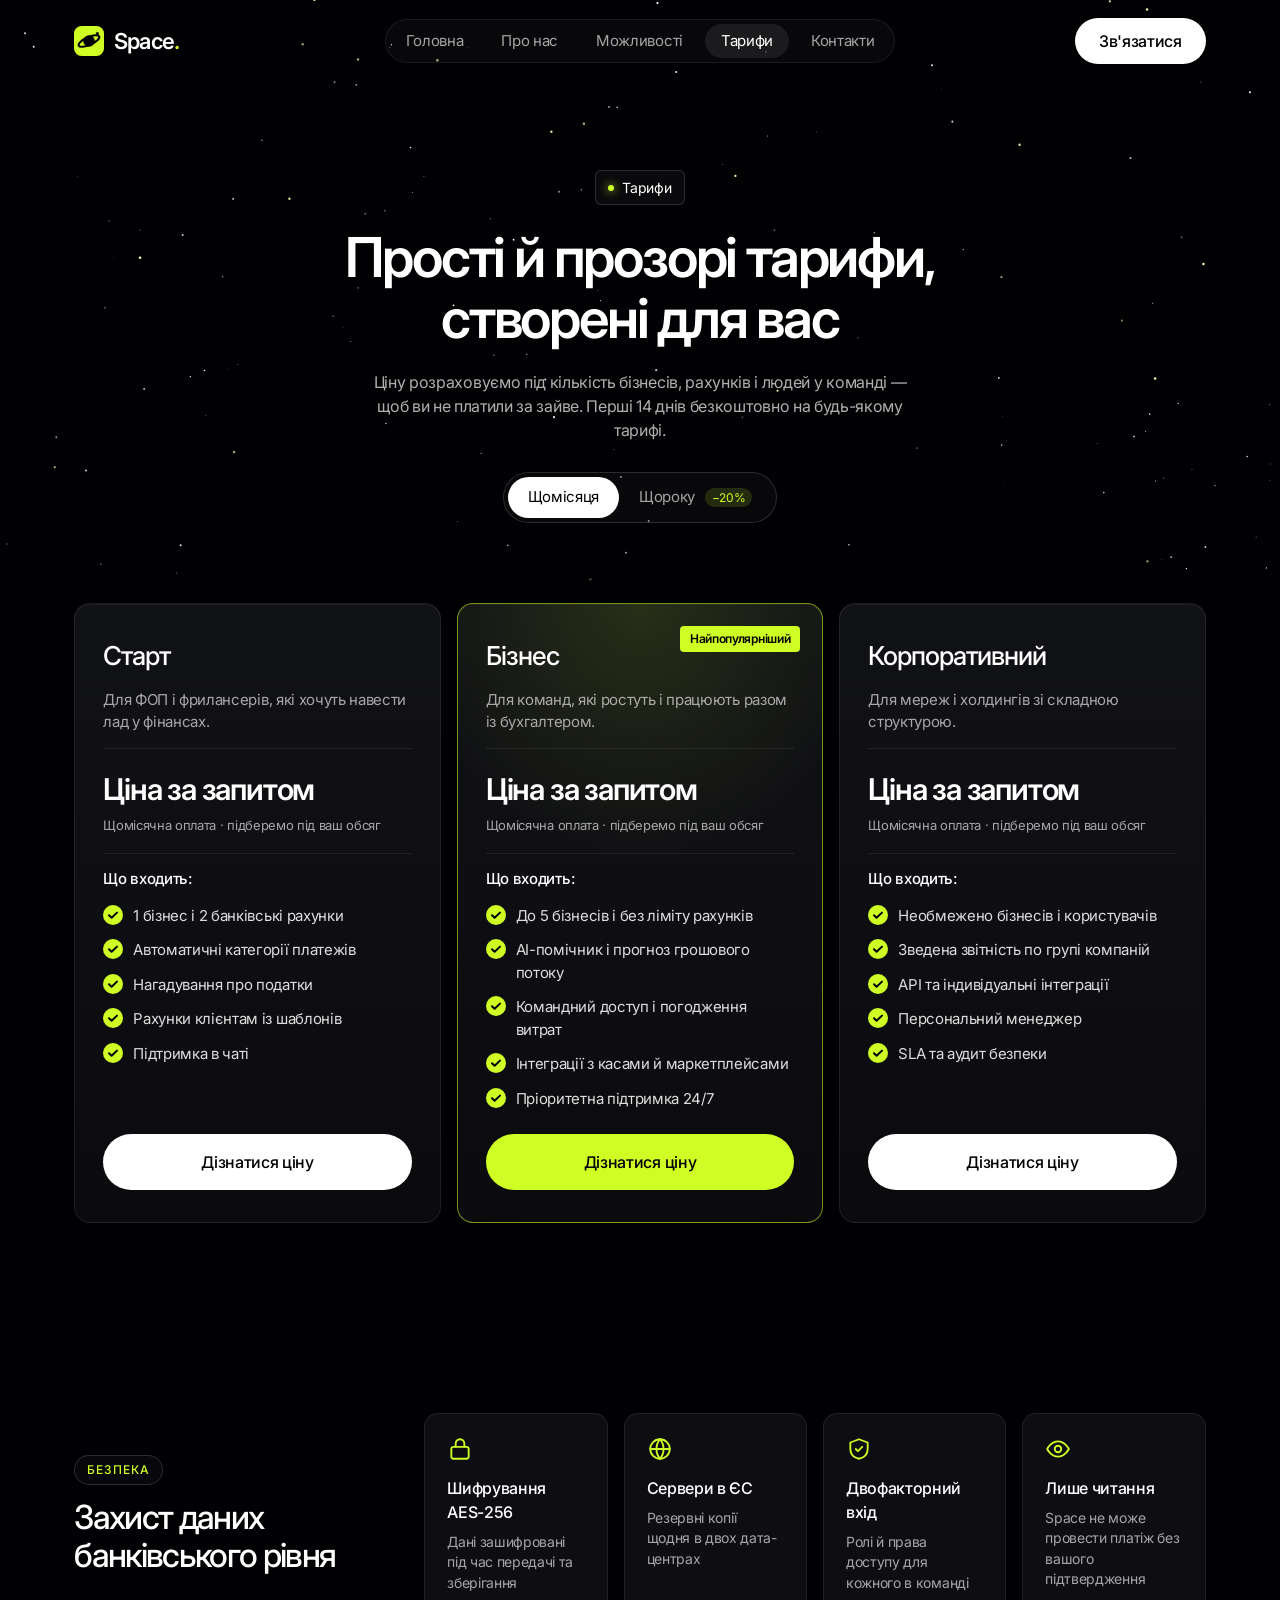
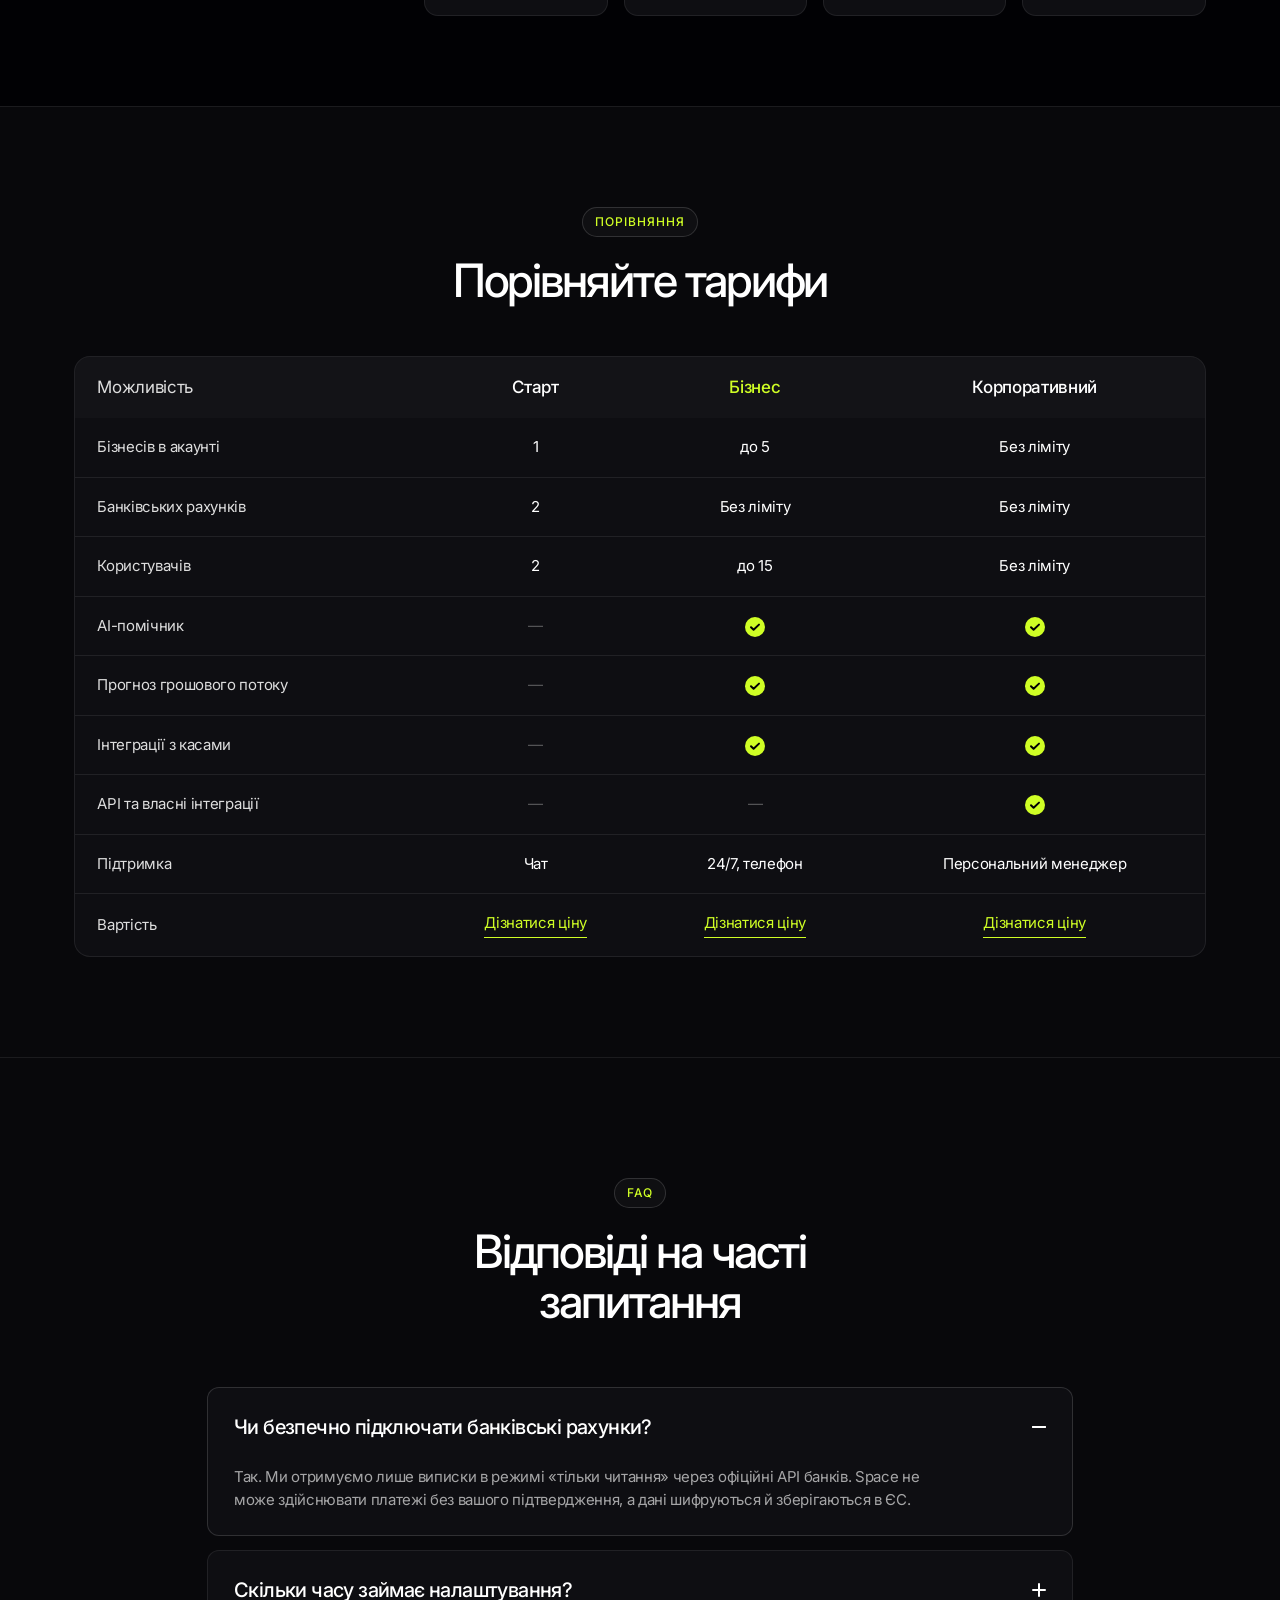
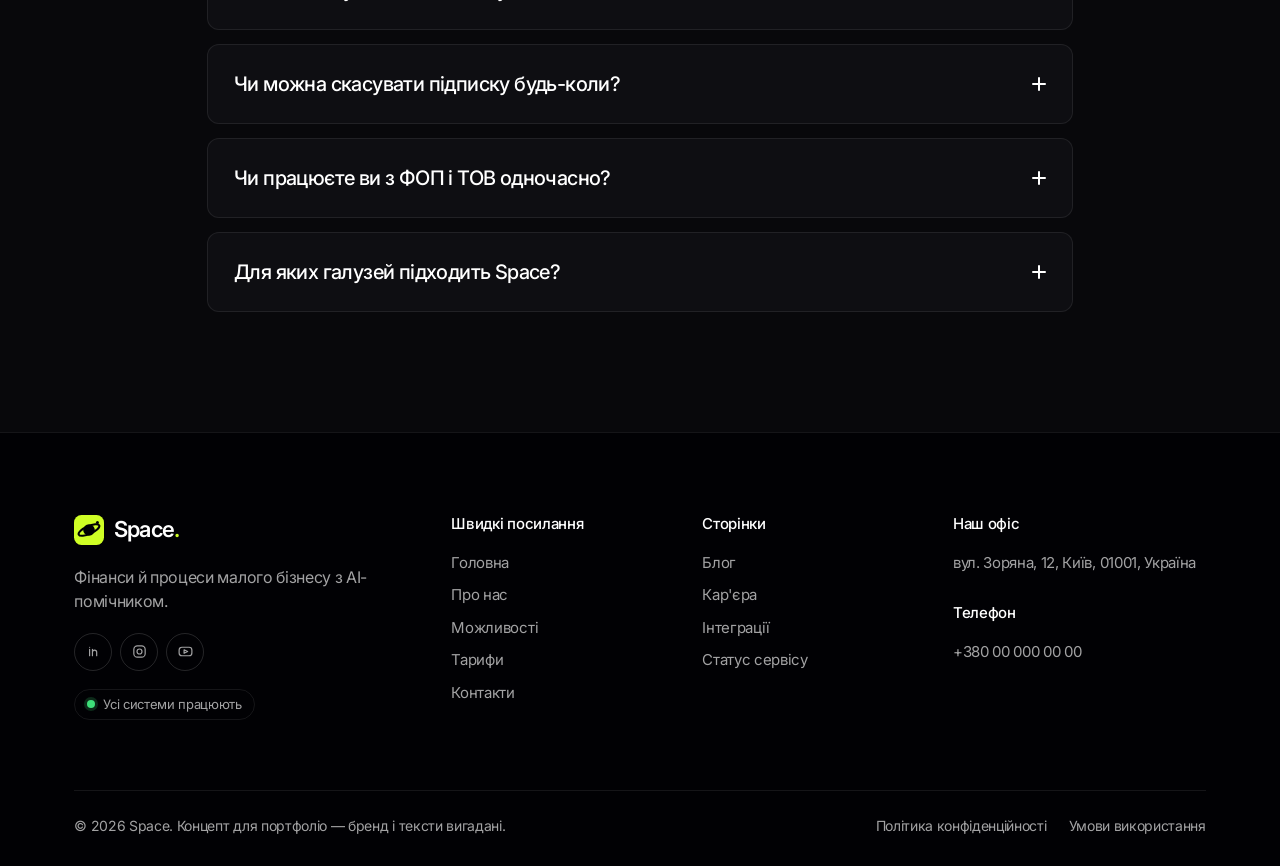
<file: pricing.html>
<!doctype html>
<html lang="uk">
<head>
<meta charset="utf-8">
<meta name="viewport" content="width=device-width, initial-scale=1">
<title>Тарифи — Space</title>
<meta name="description" content="Тарифи Space: Старт, Бізнес і Корпоративний. Ціну підбираємо під ваш бізнес, 14 днів безкоштовно.">
<meta name="theme-color" content="#010104">
<link rel="icon" href="assets/img/favicon.svg" type="image/svg+xml">
<link rel="preload" href="assets/fonts/inter-cyrillic-opsz-normal.woff2" as="font" type="font/woff2" crossorigin>
<link rel="stylesheet" href="css/style.css">
</head>
<body class="pg-pricing">
<a class="skip" href="#main">Перейти до вмісту</a>

<header class="nav" data-nav>
  <a class="logo" href="index.html" aria-label="Space — на головну"><svg class="logo__mark" viewBox="0 0 32 32" aria-hidden="true"><rect width="32" height="32" rx="8" fill="#CFFE25"/><circle cx="16" cy="16" r="6.2" fill="#010104"/><ellipse cx="16" cy="16" rx="12" ry="4.2" fill="none" stroke="#010104" stroke-width="2.2" transform="rotate(-24 16 16)"/><circle cx="25" cy="8" r="1.6" fill="#010104"/></svg><span>Space<i>.</i></span></a>
  <nav class="nav__links" aria-label="Основна навігація"><a href="index.html">Головна</a><a href="about.html">Про нас</a><a href="features.html">Можливості</a><a href="pricing.html" aria-current="page">Тарифи</a><a href="contact.html">Контакти</a></nav>
  <a class="btn btn--white nav__cta" href="contact.html">Зв'язатися</a>
  <button class="nav__burger" type="button" aria-expanded="false" aria-controls="mnav" data-burger aria-label="Відкрити меню"><span></span><span></span></button>
</header>
<div class="mnav" id="mnav" hidden>
  <a href="index.html">Головна</a><a href="about.html">Про нас</a><a href="features.html">Можливості</a><a href="pricing.html" aria-current="page">Тарифи</a><a href="contact.html">Контакти</a>
  <a class="btn btn--lime" href="contact.html">Зв'язатися</a>
</div>

<main id="main">
<section class="phero phero--center" id="top">
  <canvas class="stars" data-stars aria-hidden="true"></canvas>
  <div class="phero__text">
    <p class="pill reveal"><i></i>Тарифи</p>
    <h1 class="h1 reveal">Прості й прозорі тарифи,<br>створені для вас</h1>
    <p class="lead reveal">Ціну розраховуємо під кількість бізнесів, рахунків і людей у команді — щоб ви не платили за зайве. Перші 14 днів безкоштовно на будь-якому тарифі.</p>
    <div class="bill reveal" role="radiogroup" aria-label="Період оплати" data-bill-toggle>
      <button type="button" role="radio" aria-checked="true" data-period="month">Щомісяця</button>
      <button type="button" role="radio" aria-checked="false" data-period="year">Щороку <em>−20%</em></button>
    </div>
  </div>
</section>
<section class="plans-sec">
  <div class="plans"><article class="card plan reveal">
      
      <h3>Старт</h3><p class="plan__desc">Для ФОП і фрилансерів, які хочуть навести лад у фінансах.</p>
      <div class="plan__price"><b>Ціна за запитом</b><small data-bill>Щомісячна оплата · підберемо під ваш обсяг</small></div>
      <p class="plan__inc">Що входить:</p>
      <ul><li><svg class="ck" viewBox="0 0 20 20" aria-hidden="true"><circle cx="10" cy="10" r="10" fill="#CFFE25"/><path d="m6 10.2 2.6 2.6L14 7.6" fill="none" stroke="#010104" stroke-width="2" stroke-linecap="round" stroke-linejoin="round"/></svg>1 бізнес і 2 банківські рахунки</li><li><svg class="ck" viewBox="0 0 20 20" aria-hidden="true"><circle cx="10" cy="10" r="10" fill="#CFFE25"/><path d="m6 10.2 2.6 2.6L14 7.6" fill="none" stroke="#010104" stroke-width="2" stroke-linecap="round" stroke-linejoin="round"/></svg>Автоматичні категорії платежів</li><li><svg class="ck" viewBox="0 0 20 20" aria-hidden="true"><circle cx="10" cy="10" r="10" fill="#CFFE25"/><path d="m6 10.2 2.6 2.6L14 7.6" fill="none" stroke="#010104" stroke-width="2" stroke-linecap="round" stroke-linejoin="round"/></svg>Нагадування про податки</li><li><svg class="ck" viewBox="0 0 20 20" aria-hidden="true"><circle cx="10" cy="10" r="10" fill="#CFFE25"/><path d="m6 10.2 2.6 2.6L14 7.6" fill="none" stroke="#010104" stroke-width="2" stroke-linecap="round" stroke-linejoin="round"/></svg>Рахунки клієнтам із шаблонів</li><li><svg class="ck" viewBox="0 0 20 20" aria-hidden="true"><circle cx="10" cy="10" r="10" fill="#CFFE25"/><path d="m6 10.2 2.6 2.6L14 7.6" fill="none" stroke="#010104" stroke-width="2" stroke-linecap="round" stroke-linejoin="round"/></svg>Підтримка в чаті</li></ul>
      <button class="btn btn--white btn--wide" type="button" data-contact data-plan="Старт">Дізнатися ціну</button>
    </article><article class="card plan plan--pop reveal">
      <span class="plan__pop">Найпопулярніший</span>
      <h3>Бізнес</h3><p class="plan__desc">Для команд, які ростуть і працюють разом із бухгалтером.</p>
      <div class="plan__price"><b>Ціна за запитом</b><small data-bill>Щомісячна оплата · підберемо під ваш обсяг</small></div>
      <p class="plan__inc">Що входить:</p>
      <ul><li><svg class="ck" viewBox="0 0 20 20" aria-hidden="true"><circle cx="10" cy="10" r="10" fill="#CFFE25"/><path d="m6 10.2 2.6 2.6L14 7.6" fill="none" stroke="#010104" stroke-width="2" stroke-linecap="round" stroke-linejoin="round"/></svg>До 5 бізнесів і без ліміту рахунків</li><li><svg class="ck" viewBox="0 0 20 20" aria-hidden="true"><circle cx="10" cy="10" r="10" fill="#CFFE25"/><path d="m6 10.2 2.6 2.6L14 7.6" fill="none" stroke="#010104" stroke-width="2" stroke-linecap="round" stroke-linejoin="round"/></svg>AI-помічник і прогноз грошового потоку</li><li><svg class="ck" viewBox="0 0 20 20" aria-hidden="true"><circle cx="10" cy="10" r="10" fill="#CFFE25"/><path d="m6 10.2 2.6 2.6L14 7.6" fill="none" stroke="#010104" stroke-width="2" stroke-linecap="round" stroke-linejoin="round"/></svg>Командний доступ і погодження витрат</li><li><svg class="ck" viewBox="0 0 20 20" aria-hidden="true"><circle cx="10" cy="10" r="10" fill="#CFFE25"/><path d="m6 10.2 2.6 2.6L14 7.6" fill="none" stroke="#010104" stroke-width="2" stroke-linecap="round" stroke-linejoin="round"/></svg>Інтеграції з касами й маркетплейсами</li><li><svg class="ck" viewBox="0 0 20 20" aria-hidden="true"><circle cx="10" cy="10" r="10" fill="#CFFE25"/><path d="m6 10.2 2.6 2.6L14 7.6" fill="none" stroke="#010104" stroke-width="2" stroke-linecap="round" stroke-linejoin="round"/></svg>Пріоритетна підтримка 24/7</li></ul>
      <button class="btn btn--lime btn--wide" type="button" data-contact data-plan="Бізнес">Дізнатися ціну</button>
    </article><article class="card plan reveal">
      
      <h3>Корпоративний</h3><p class="plan__desc">Для мереж і холдингів зі складною структурою.</p>
      <div class="plan__price"><b>Ціна за запитом</b><small data-bill>Щомісячна оплата · підберемо під ваш обсяг</small></div>
      <p class="plan__inc">Що входить:</p>
      <ul><li><svg class="ck" viewBox="0 0 20 20" aria-hidden="true"><circle cx="10" cy="10" r="10" fill="#CFFE25"/><path d="m6 10.2 2.6 2.6L14 7.6" fill="none" stroke="#010104" stroke-width="2" stroke-linecap="round" stroke-linejoin="round"/></svg>Необмежено бізнесів і користувачів</li><li><svg class="ck" viewBox="0 0 20 20" aria-hidden="true"><circle cx="10" cy="10" r="10" fill="#CFFE25"/><path d="m6 10.2 2.6 2.6L14 7.6" fill="none" stroke="#010104" stroke-width="2" stroke-linecap="round" stroke-linejoin="round"/></svg>Зведена звітність по групі компаній</li><li><svg class="ck" viewBox="0 0 20 20" aria-hidden="true"><circle cx="10" cy="10" r="10" fill="#CFFE25"/><path d="m6 10.2 2.6 2.6L14 7.6" fill="none" stroke="#010104" stroke-width="2" stroke-linecap="round" stroke-linejoin="round"/></svg>API та індивідуальні інтеграції</li><li><svg class="ck" viewBox="0 0 20 20" aria-hidden="true"><circle cx="10" cy="10" r="10" fill="#CFFE25"/><path d="m6 10.2 2.6 2.6L14 7.6" fill="none" stroke="#010104" stroke-width="2" stroke-linecap="round" stroke-linejoin="round"/></svg>Персональний менеджер</li><li><svg class="ck" viewBox="0 0 20 20" aria-hidden="true"><circle cx="10" cy="10" r="10" fill="#CFFE25"/><path d="m6 10.2 2.6 2.6L14 7.6" fill="none" stroke="#010104" stroke-width="2" stroke-linecap="round" stroke-linejoin="round"/></svg>SLA та аудит безпеки</li></ul>
      <button class="btn btn--white btn--wide" type="button" data-contact data-plan="Корпоративний">Дізнатися ціну</button>
    </article></div>
</section>
<section class="sec-band">
  <div class="sec-band__head"><p class="eyebrow">Безпека</p><h2 class="h3">Захист даних банківського рівня</h2></div>
  <ul class="sec-band__list">
    <li><svg viewBox="0 0 24 24" aria-hidden="true"><rect x="4" y="10" width="16" height="11" rx="2"/><path d="M8 10V7a4 4 0 0 1 8 0v3"/></svg><b>Шифрування AES-256</b><span>Дані зашифровані під час передачі та зберігання</span></li>
    <li><svg viewBox="0 0 24 24" aria-hidden="true"><circle cx="12" cy="12" r="9"/><path d="M3 12h18M12 3a14 14 0 0 1 0 18M12 3a14 14 0 0 0 0 18"/></svg><b>Сервери в ЄС</b><span>Резервні копії щодня в двох дата-центрах</span></li>
    <li><svg viewBox="0 0 24 24" aria-hidden="true"><path d="M12 3 4 6v6c0 5 3.4 8 8 9 4.6-1 8-4 8-9V6l-8-3Z"/><path d="m9 12 2 2 4-4"/></svg><b>Двофакторний вхід</b><span>Ролі й права доступу для кожного в команді</span></li>
    <li><svg viewBox="0 0 24 24" aria-hidden="true"><path d="M2 12s3.6-7 10-7 10 7 10 7-3.6 7-10 7S2 12 2 12Z"/><circle cx="12" cy="12" r="3"/></svg><b>Лише читання</b><span>Space не може провести платіж без вашого підтвердження</span></li>
  </ul>
</section>
<section class="compare">
  <p class="eyebrow reveal">Порівняння</p>
  <h2 class="h2 center reveal">Порівняйте тарифи</h2>
  <div class="compare__wrap reveal" tabindex="0" role="region" aria-label="Таблиця порівняння тарифів">
    <table class="compare__table">
      <thead><tr><th scope="col">Можливість</th><th scope="col">Старт</th><th scope="col" class="pop">Бізнес</th><th scope="col">Корпоративний</th></tr></thead>
      <tbody><tr><th scope="row">Бізнесів в акаунті</th><td>1</td><td>до 5</td><td>Без ліміту</td></tr><tr><th scope="row">Банківських рахунків</th><td>2</td><td>Без ліміту</td><td>Без ліміту</td></tr><tr><th scope="row">Користувачів</th><td>2</td><td>до 15</td><td>Без ліміту</td></tr><tr><th scope="row">AI-помічник</th><td class="no">—<span class="sr">Ні</span></td><td><svg class="ck" viewBox="0 0 20 20" aria-hidden="true"><circle cx="10" cy="10" r="10" fill="#CFFE25"/><path d="m6 10.2 2.6 2.6L14 7.6" fill="none" stroke="#010104" stroke-width="2" stroke-linecap="round" stroke-linejoin="round"/></svg><span class="sr">Так</span></td><td><svg class="ck" viewBox="0 0 20 20" aria-hidden="true"><circle cx="10" cy="10" r="10" fill="#CFFE25"/><path d="m6 10.2 2.6 2.6L14 7.6" fill="none" stroke="#010104" stroke-width="2" stroke-linecap="round" stroke-linejoin="round"/></svg><span class="sr">Так</span></td></tr><tr><th scope="row">Прогноз грошового потоку</th><td class="no">—<span class="sr">Ні</span></td><td><svg class="ck" viewBox="0 0 20 20" aria-hidden="true"><circle cx="10" cy="10" r="10" fill="#CFFE25"/><path d="m6 10.2 2.6 2.6L14 7.6" fill="none" stroke="#010104" stroke-width="2" stroke-linecap="round" stroke-linejoin="round"/></svg><span class="sr">Так</span></td><td><svg class="ck" viewBox="0 0 20 20" aria-hidden="true"><circle cx="10" cy="10" r="10" fill="#CFFE25"/><path d="m6 10.2 2.6 2.6L14 7.6" fill="none" stroke="#010104" stroke-width="2" stroke-linecap="round" stroke-linejoin="round"/></svg><span class="sr">Так</span></td></tr><tr><th scope="row">Інтеграції з касами</th><td class="no">—<span class="sr">Ні</span></td><td><svg class="ck" viewBox="0 0 20 20" aria-hidden="true"><circle cx="10" cy="10" r="10" fill="#CFFE25"/><path d="m6 10.2 2.6 2.6L14 7.6" fill="none" stroke="#010104" stroke-width="2" stroke-linecap="round" stroke-linejoin="round"/></svg><span class="sr">Так</span></td><td><svg class="ck" viewBox="0 0 20 20" aria-hidden="true"><circle cx="10" cy="10" r="10" fill="#CFFE25"/><path d="m6 10.2 2.6 2.6L14 7.6" fill="none" stroke="#010104" stroke-width="2" stroke-linecap="round" stroke-linejoin="round"/></svg><span class="sr">Так</span></td></tr><tr><th scope="row">API та власні інтеграції</th><td class="no">—<span class="sr">Ні</span></td><td class="no">—<span class="sr">Ні</span></td><td><svg class="ck" viewBox="0 0 20 20" aria-hidden="true"><circle cx="10" cy="10" r="10" fill="#CFFE25"/><path d="m6 10.2 2.6 2.6L14 7.6" fill="none" stroke="#010104" stroke-width="2" stroke-linecap="round" stroke-linejoin="round"/></svg><span class="sr">Так</span></td></tr><tr><th scope="row">Підтримка</th><td>Чат</td><td>24/7, телефон</td><td>Персональний менеджер</td></tr><tr class="price-row"><th scope="row">Вартість</th><td><button class="link-btn" type="button" data-contact data-plan="Старт">Дізнатися ціну</button></td><td><button class="link-btn" type="button" data-contact data-plan="Бізнес">Дізнатися ціну</button></td><td><button class="link-btn" type="button" data-contact data-plan="Корпоративний">Дізнатися ціну</button></td></tr></tbody>
    </table>
  </div>
</section>
<!-- ===== faq ===== -->
<section class="faq" id="faq">
  <p class="eyebrow reveal">FAQ</p>
  <h2 class="h2 center reveal">Відповіді на часті<br>запитання</h2>
  <div class="faq__list" data-faq>
    <div class="qa is-open"><button type="button" aria-expanded="true" aria-controls="a1" id="q1">Чи безпечно підключати банківські рахунки?<i></i></button><div class="qa__a" id="a1" role="region" aria-labelledby="q1"><p>Так. Ми отримуємо лише виписки в режимі «тільки читання» через офіційні API банків. Space не може здійснювати платежі без вашого підтвердження, а дані шифруються й зберігаються в ЄС.</p></div></div>
    <div class="qa"><button type="button" aria-expanded="false" aria-controls="a2" id="q2">Скільки часу займає налаштування?<i></i></button><div class="qa__a" id="a2" role="region" aria-labelledby="q2" hidden><p>Близько 15 хвилин: підключаєте банк, обираєте систему оподаткування — і AI сам розкладає історію платежів по категоріях за останні 12 місяців.</p></div></div>
    <div class="qa"><button type="button" aria-expanded="false" aria-controls="a3" id="q3">Чи можна скасувати підписку будь-коли?<i></i></button><div class="qa__a" id="a3" role="region" aria-labelledby="q3" hidden><p>Звісно. Жодних контрактів і штрафів: скасування в один клік у налаштуваннях, а всі ваші дані можна вивантажити в Excel чи PDF.</p></div></div>
    <div class="qa"><button type="button" aria-expanded="false" aria-controls="a4" id="q4">Чи працюєте ви з ФОП і ТОВ одночасно?<i></i></button><div class="qa__a" id="a4" role="region" aria-labelledby="q4" hidden><p>Так, в одному акаунті можна вести кілька ФОП і ТОВ, перемикатися між ними або дивитися зведений звіт по всьому бізнесу.</p></div></div>
    <div class="qa"><button type="button" aria-expanded="false" aria-controls="a5" id="q5">Для яких галузей підходить Space?<i></i></button><div class="qa__a" id="a5" role="region" aria-labelledby="q5" hidden><p>Для сфери послуг, кав'ярень і ресторанів, інтернет-магазинів, IT-студій і агенцій — усюди, де важливо бачити гроші в реальному часі.</p></div></div>
  </div>
</section>
</main>

<footer class="foot">
  <div class="foot__top">
    <div class="foot__brand"><a class="logo" href="index.html" aria-label="Space — на головну"><svg class="logo__mark" viewBox="0 0 32 32" aria-hidden="true"><rect width="32" height="32" rx="8" fill="#CFFE25"/><circle cx="16" cy="16" r="6.2" fill="#010104"/><ellipse cx="16" cy="16" rx="12" ry="4.2" fill="none" stroke="#010104" stroke-width="2.2" transform="rotate(-24 16 16)"/><circle cx="25" cy="8" r="1.6" fill="#010104"/></svg><span>Space<i>.</i></span></a><p>Фінанси й процеси малого бізнесу з AI-помічником.</p><div class="foot__social"><a href="#" data-soon aria-label="LinkedIn"><svg viewBox="0 0 24 24"><path d="M6.5 9v9M6.5 6v.01M10.5 18v-5a3 3 0 0 1 6 0v5M10.5 9v9"/></svg></a><a href="#" data-soon aria-label="Instagram"><svg viewBox="0 0 24 24"><rect x="4" y="4" width="16" height="16" rx="5"/><circle cx="12" cy="12" r="3.5"/></svg></a><a href="#" data-soon aria-label="YouTube"><svg viewBox="0 0 24 24"><rect x="3" y="6" width="18" height="12" rx="4"/><path d="m10 9.5 5 2.5-5 2.5Z"/></svg></a></div><p class="foot__status"><i></i>Усі системи працюють</p></div>
    <nav class="foot__col" aria-label="Швидкі посилання"><p>Швидкі посилання</p><a href="index.html">Головна</a><a href="about.html">Про нас</a><a href="features.html">Можливості</a><a href="pricing.html">Тарифи</a><a href="contact.html">Контакти</a></nav>
    <nav class="foot__col" aria-label="Інші сторінки"><p>Сторінки</p><a href="#" data-soon>Блог</a><a href="#" data-soon>Кар'єра</a><a href="#" data-soon>Інтеграції</a><a href="#" data-soon>Статус сервісу</a></nav>
    <div class="foot__col"><p>Наш офіс</p><span>вул. Зоряна, 12, Київ, 01001, Україна</span><p class="foot__h2">Телефон</p><a href="tel:+380000000000">+380 00 000 00 00</a></div>
  </div>
  <div class="foot__bottom"><span>© 2026 Space. Концепт для портфоліо — бренд і тексти вигадані.</span><span class="foot__legal"><a href="#" data-soon>Політика конфіденційності</a><a href="#" data-soon>Умови використання</a></span></div>
</footer>

<div class="modal" data-modal hidden>
  <div class="modal__box" role="dialog" aria-modal="true" aria-labelledby="m-title" tabindex="-1">
    <button class="modal__x" type="button" data-close aria-label="Закрити">✕</button>
    <p class="pill"><i></i>14 днів безкоштовно</p>
    <h2 class="h3" id="m-title">Почнімо роботу з Space</h2>
    <form class="form" data-form novalidate>
      <label>Ім'я<input name="name" autocomplete="name" placeholder="Олена"></label>
      <label>Робочий email<input name="email" type="email" autocomplete="email" placeholder="olena@company.ua"></label>
      <label>Розмір команди<select name="size"><option value="">Оберіть…</option><option>Лише я</option><option>2–10 людей</option><option>11–50 людей</option><option>50+ людей</option></select></label>
      <label>Що хочете автоматизувати?<textarea name="msg" rows="3" placeholder="Наприклад: рахунки клієнтам і податки ФОП"></textarea></label>
      <p class="form__err" data-err role="alert"></p>
      <p class="demo-note" role="note"><b>Це демо-сайт.</b> Зроблено для портфоліо: акаунт не створюється, підписка не оформлюється, гроші не списуються й листів не буде.</p>
      <button class="btn btn--lime btn--wide" type="submit">→ Отримати доступ</button>
    </form>
    <div class="done" data-done hidden><span class="done__ok">✓</span><h3 class="h3">Заявку прийнято!</h3><p data-done-text></p><button class="btn btn--white" type="button" data-close>Чудово</button></div>
  </div>
</div>
<div class="toast" data-toast role="status" aria-live="polite"></div>
<script src="js/main.js"></script>
</body>
</html>
</file>
<file: css/style.css>
/* ===== Обрій — SaaS features page ===== */
@font-face { font-family: "Inter"; font-weight: 100 900; font-display: swap; src: url("../assets/fonts/inter-cyrillic-opsz-normal.woff2") format("woff2"); unicode-range: U+0301, U+0400-045F, U+0490-0491, U+04B0-04B1, U+2116; }
@font-face { font-family: "Inter"; font-weight: 100 900; font-display: swap; src: url("../assets/fonts/inter-latin-opsz-normal.woff2") format("woff2"); unicode-range: U+0000-00FF, U+0131, U+0152-0153, U+02BB-02BC, U+02C6, U+02DA, U+02DC, U+2000-206F, U+20AC, U+20B4, U+2122, U+2190-2193, U+2212, U+2215, U+2713, U+FEFF, U+FFFD; }

:root {
  --bg: #010104;
  --bg-2: #08080b;
  --card: #0e0e12;
  --card-2: #15161b;
  --line: rgba(255, 255, 255, .08);
  --line-2: rgba(255, 255, 255, .14);
  --text: #fff;
  --muted: rgba(224, 224, 224, .72);
  --lime: #CFFE25;
  --yellow: #F3FF9B;
  --mint: #D8F7D6;
  --pad: clamp(20px, 5.8vw, 83px);
  --max: 1274px;
  --ease: cubic-bezier(.22, .61, .36, 1);
}
*, *::before, *::after { box-sizing: border-box; }
html { scroll-behavior: smooth; -webkit-text-size-adjust: 100%; }
@media (prefers-reduced-motion: reduce) { html { scroll-behavior: auto; } }
body { margin: 0; background: var(--bg); color: var(--text); font: 400 16px/1.5 "Inter", system-ui, sans-serif; letter-spacing: -.02em; font-optical-sizing: auto; overflow-x: clip; -webkit-font-smoothing: antialiased; }
html.no-scroll { overflow: hidden; }
img { display: block; max-width: 100%; }
a { color: inherit; }
h1, h2, h3, p, figure, blockquote, ul { margin: 0; }
ul { padding: 0; list-style: none; }
button, input, select, textarea { font: inherit; color: inherit; letter-spacing: inherit; }
button { cursor: pointer; }
.skip { position: fixed; left: 12px; top: -60px; z-index: 300; padding: 10px 16px; border-radius: 50px; background: var(--lime); color: var(--bg); }
.skip:focus { top: 12px; }
:focus-visible { outline: 2px solid var(--lime); outline-offset: 3px; }
.center { text-align: center; }

/* ---------- type ---------- */
.h1 { font-size: clamp(40px, 4.3vw, 62px); line-height: 1.1; font-weight: 600; letter-spacing: -.04em; }
.h2 { font-size: clamp(34px, 3.6vw, 52px); line-height: 1.1; font-weight: 500; letter-spacing: -.06em; }
.h3 { font-size: clamp(28px, 2.6vw, 38px); line-height: 1.12; font-weight: 500; letter-spacing: -.05em; }
.lead { color: var(--muted); font-size: 16px; line-height: 1.5; }
.lead.center { max-width: 520px; margin: 18px auto 0; }

/* ---------- atoms ---------- */
.pill { display: inline-flex; align-items: center; gap: 8px; padding: 6px 12px; border: 1px solid var(--line-2); border-radius: 6px; background: rgba(255, 255, 255, .04); font-size: 14px; }
.pill i { width: 6px; height: 6px; border-radius: 50%; background: var(--lime); box-shadow: 0 0 10px var(--lime); }
.tag { display: inline-block; padding: 4px 10px; border-radius: 4px; color: var(--bg); font-size: 13px; line-height: 1.5; }
.tag--yellow { background: var(--yellow); }
.tag--green { background: var(--mint); }
.btn { position: relative; display: inline-flex; align-items: center; justify-content: center; gap: 8px; padding: 16px 30px; border: 0; border-radius: 50px; font-size: 16px; font-weight: 500; line-height: 1.5; text-decoration: none; overflow: hidden; transition: transform .3s var(--ease), box-shadow .3s; white-space: nowrap; }
.btn:hover { transform: translateY(-2px); }
.btn--lime { background: var(--lime); color: var(--bg); }
.btn--lime:hover { box-shadow: 0 10px 30px rgba(207, 254, 37, .28); }
.btn--white { background: #fff; color: var(--bg); }
.btn--wide { width: 100%; }
.roll { display: inline-block; position: relative; }
.card { border: 1px solid var(--line); border-radius: 16px; background: linear-gradient(180deg, #111216, #0b0b0e); }

/* ---------- reveal ---------- */
.reveal { opacity: 0; transform: translateY(30px); filter: blur(6px); transition: opacity .9s var(--ease), transform .9s var(--ease), filter .9s var(--ease); }
.reveal.is-in { opacity: 1; transform: none; filter: none; }
@media (prefers-reduced-motion: reduce) { .reveal { opacity: 1; transform: none; filter: none; transition: none; } }

/* ---------- nav ---------- */
.nav { position: fixed; left: 0; right: 0; top: 0; z-index: 50; display: grid; grid-template-columns: 1fr auto 1fr; align-items: center; padding: 18px var(--pad); transition: transform .45s var(--ease), background .3s, border-color .3s; border-bottom: 1px solid transparent; }
.nav.is-solid { background: rgba(1, 1, 4, .72); backdrop-filter: blur(14px); -webkit-backdrop-filter: blur(14px); border-color: var(--line); }
.nav.is-hidden { transform: translateY(-110%); }
.logo { display: inline-flex; align-items: center; gap: 10px; font-size: 22px; font-weight: 600; letter-spacing: -.04em; text-decoration: none; justify-self: start; }
.logo__mark { width: 30px; height: 30px; }
.logo i { font-style: normal; color: var(--lime); }
.nav__links { display: flex; gap: 6px; padding: 4px; border: 1px solid var(--line); border-radius: 50px; background: rgba(255, 255, 255, .03); }
.nav__links a { padding: 6px 16px; border-radius: 50px; text-decoration: none; font-size: 15px; color: var(--muted); transition: color .2s, background .2s; }
.nav__links a:hover { color: #fff; }
.nav__links a[aria-current="page"] { background: rgba(255, 255, 255, .08); color: #fff; }
.nav__cta { justify-self: end; padding: 11px 24px; }
.nav__burger { display: none; justify-self: end; width: 44px; height: 44px; border: 1px solid var(--line-2); border-radius: 50%; background: none; position: relative; }
.nav__burger span { position: absolute; left: 13px; width: 18px; height: 2px; background: #fff; transition: transform .3s var(--ease), top .3s; }
.nav__burger span:first-child { top: 17px; }
.nav__burger span:last-child { top: 25px; }
.nav__burger[aria-expanded="true"] span:first-child { top: 21px; transform: rotate(45deg); }
.nav__burger[aria-expanded="true"] span:last-child { top: 21px; transform: rotate(-45deg); }
.mnav { position: fixed; left: 12px; right: 12px; top: 76px; z-index: 49; display: flex; flex-direction: column; gap: 4px; padding: 14px; border: 1px solid var(--line-2); border-radius: 18px; background: rgba(14, 14, 18, .96); backdrop-filter: blur(16px); }
.mnav[hidden] { display: none; }
.mnav a { padding: 12px 14px; border-radius: 10px; font-size: 20px; text-decoration: none; }
.mnav a:hover { background: rgba(255, 255, 255, .06); }
.mnav .btn { margin-top: 8px; }

/* ---------- hero ---------- */
.hero { position: relative; display: grid; grid-template-columns: minmax(0, 560px) 1fr; align-items: center; gap: 40px; min-height: 780px; padding: 150px 0 60px var(--pad); overflow: hidden; }
.stars { position: absolute; inset: 0; width: 100%; height: 100%; z-index: 0; }
.hero::after { content: ""; position: absolute; left: 0; right: 0; bottom: 0; height: 160px; background: linear-gradient(transparent, var(--bg)); pointer-events: none; z-index: 1; }
.hero__text { position: relative; z-index: 2; display: flex; flex-direction: column; align-items: flex-start; gap: 22px; }
.hero__text .lead { max-width: 490px; }
.hero__win { position: relative; z-index: 2; margin-right: -120px; }
.hero__win .win { transform: perspective(1600px) rotateY(-8deg) rotateX(2deg); transform-origin: left center; box-shadow: -30px 40px 80px rgba(0, 0, 0, .6), 0 0 0 1px var(--line); }

/* ---------- mock window + mini UI ---------- */
.win { border-radius: 16px; background: #0b0b0f; border: 1px solid var(--line-2); overflow: hidden; }
.win__bar { display: flex; align-items: center; gap: 8px; padding: 14px 16px; border-bottom: 1px solid var(--line); }
.win__bar i { width: 11px; height: 11px; border-radius: 50%; background: #ff5f57; }
.win__bar i:nth-child(2) { background: #febc2e; }
.win__bar i:nth-child(3) { background: #28c840; }
.win__bar span { margin-left: 14px; padding: 3px 14px; border-radius: 6px; background: rgba(255, 255, 255, .05); color: var(--muted); font-size: 12px; }
.win__body--hero { display: grid; grid-template-columns: 190px 1fr; gap: 16px; padding: 16px; height: 470px; }
.ui-side { display: flex; flex-direction: column; gap: 6px; }
.ui-chip { padding: 8px 12px; border-radius: 8px; color: var(--muted); font-size: 13px; }
.ui-chip--on { background: rgba(207, 254, 37, .1); color: var(--lime); }
.ui-card { border: 1px solid var(--line); border-radius: 12px; background: var(--card-2); padding: 14px; }
.ui-card small { display: block; color: var(--muted); font-size: 11px; margin-bottom: 6px; }
.ui-card--tall { margin-top: auto; }
.ui-card--tall p { font-size: 12px; line-height: 1.45; color: #ddd; }
.ui-mini-btn { display: inline-block; margin-top: 10px; padding: 4px 10px; border-radius: 50px; background: var(--lime); color: var(--bg); font-size: 11px; font-weight: 600; }
.ui-main { display: flex; flex-direction: column; gap: 14px; min-width: 0; }
.ui-row { display: grid; grid-template-columns: 1.2fr 1fr; gap: 14px; }
.ui-balance b { display: block; font-size: 30px; font-weight: 600; letter-spacing: -.04em; }
.up { color: var(--lime); font-size: 12px; }
.down { color: #ff8a7a; font-size: 12px; }
.ui-avatar { display: flex; align-items: center; gap: 12px; }
.ui-avatar b { display: block; font-size: 14px; }
.ui-face { flex: none; width: 46px; height: 46px; border-radius: 50%; background: url("../assets/photo/review-2-sm.webp") center/cover, linear-gradient(135deg, #3a3d46, #1b1c21); }
.ui-face--sm { width: 30px; height: 30px; }
.ui-chart { flex: 1; display: flex; flex-direction: column; }
.bars { flex: 1; display: flex; align-items: flex-end; gap: 10px; padding-top: 10px; }
.bars i { flex: 1; height: var(--h); border-radius: 6px 6px 2px 2px; background: linear-gradient(180deg, var(--lime), rgba(207, 254, 37, .25)); transform-origin: bottom; animation: grow 1.4s var(--ease) both; }
.bars i:nth-child(2n) { background: linear-gradient(180deg, #3a3d46, #24262c); }
.bars i:nth-child(1) { animation-delay: .1s; } .bars i:nth-child(2) { animation-delay: .15s; } .bars i:nth-child(3) { animation-delay: .2s; } .bars i:nth-child(4) { animation-delay: .25s; } .bars i:nth-child(5) { animation-delay: .3s; } .bars i:nth-child(6) { animation-delay: .35s; } .bars i:nth-child(7) { animation-delay: .4s; } .bars i:nth-child(8) { animation-delay: .45s; }
@keyframes grow { from { transform: scaleY(.05); } }
.ui-row--list { grid-template-columns: repeat(3, 1fr); }
.ui-row--list span { height: 44px; border-radius: 10px; background: linear-gradient(90deg, #15161b 0%, #1e2027 50%, #15161b 100%) 0 0 / 200% 100%; animation: shimmer 2.4s linear infinite; }
@keyframes shimmer { to { background-position: -200% 0; } }
@media (prefers-reduced-motion: reduce) { .bars i, .ui-row--list span { animation: none; } }

/* ---------- trust ---------- */
.trust { padding: 60px var(--pad) 110px; }
.trust__grid { max-width: var(--max); margin: 60px auto 0; display: grid; grid-template-columns: 1.55fr 1fr; grid-template-rows: auto auto; gap: 16px; }
.quote { grid-row: span 2; display: flex; flex-direction: column; gap: 24px; padding: 32px; }
.quote .tag { align-self: flex-start; }
.quote blockquote { font-size: clamp(20px, 1.9vw, 27px); line-height: 1.32; letter-spacing: -.04em; }
.quote__foot { margin-top: auto; display: flex; justify-content: space-between; align-items: flex-end; gap: 20px; }
.quote__foot b { display: block; font-weight: 500; font-size: 17px; }
.quote__foot small { color: var(--muted); font-size: 14px; }
.quote__logo { display: inline-flex; align-items: center; gap: 8px; font-size: 18px; font-weight: 600; }
.quote__logo svg { width: 22px; height: 22px; }
.stat { position: relative; padding: 26px 28px; display: flex; flex-direction: column; gap: 10px; }
.stat .tag { position: absolute; right: 22px; top: 22px; }
.stat__num { display: flex; align-items: baseline; font-size: 48px; font-weight: 500; line-height: 1; letter-spacing: -.04em; }
.stat__num em { font-style: normal; margin-left: 4px; }
.stat > p:last-child { color: var(--muted); font-size: 14px; max-width: 340px; margin-top: 18px; }
.odo { display: inline-flex; overflow: hidden; height: 1em; line-height: 1; }
.odo__d { display: flex; flex-direction: column; transition: transform 1.8s cubic-bezier(.2, .8, .2, 1); }
.odo__d span { height: 1em; }
.logos__title { margin: 90px 0 30px; text-align: center; color: var(--muted); font-size: 14px; }
.logos { overflow: hidden; mask-image: linear-gradient(90deg, transparent, #000 15%, #000 85%, transparent); -webkit-mask-image: linear-gradient(90deg, transparent, #000 15%, #000 85%, transparent); }
.logos__track { display: flex; gap: 72px; width: max-content; animation: marquee 32s linear infinite; }
@keyframes marquee { to { transform: translateX(-50%); } }
@media (prefers-reduced-motion: reduce) { .logos__track { animation: none; } }
.lg { display: inline-flex; align-items: center; gap: 8px; color: rgba(255, 255, 255, .6); font-size: 20px; font-weight: 600; letter-spacing: -.03em; white-space: nowrap; }
.lg svg { width: 22px; height: 22px; }
.lg--serif { font-family: Georgia, serif; font-style: italic; font-weight: 400; }
.lg--wide { letter-spacing: .14em; font-size: 15px; }

/* ---------- editor ---------- */
.editor { padding: 60px var(--pad) 120px; }
.scaler { max-width: var(--max); margin: 60px auto 0; position: relative; }
.scaler > .ed { position: absolute; left: 0; top: 0; transform-origin: 0 0; transform: scale(var(--s, 1)); }
.ed { width: 1240px; height: 720px; display: grid; grid-template-columns: 250px 1fr 260px; grid-template-rows: 56px 1fr; border: 1px solid var(--line-2); border-radius: 18px; background: #0b0b0f; overflow: hidden; font-size: 13px; box-shadow: 0 40px 100px rgba(0, 0, 0, .5); }
.ed__top { grid-column: 1 / -1; display: flex; align-items: center; justify-content: space-between; padding: 0 16px; border-bottom: 1px solid var(--line); }
.ed__user { display: flex; align-items: center; gap: 10px; }
.ed__user b { display: block; font-size: 13px; font-weight: 500; }
.ed__user small { color: var(--muted); font-size: 11px; }
.ed__tools { display: flex; align-items: center; gap: 10px; color: var(--muted); }
.ed__tools i { width: 16px; height: 12px; border: 1.5px solid currentColor; border-radius: 3px; }
.ed__tools span { padding: 3px 10px; border-radius: 6px; background: rgba(255, 255, 255, .05); font-size: 12px; }
.ed__share { display: flex; align-items: center; gap: 10px; }
.ed__share > span:first-child { padding: 6px 14px; border-radius: 8px; background: rgba(255, 255, 255, .08); font-size: 12px; }
.ed__avs { display: flex; }
.ed__avs i { width: 26px; height: 26px; border-radius: 50%; border: 2px solid #0b0b0f; margin-left: -8px; background: url("../assets/photo/review-1-sm.webp") center/cover; }
.ed__avs i:nth-child(2) { background-image: url("../assets/photo/review-2-sm.webp"); }
.ed__avs i:nth-child(3) { background-image: url("../assets/photo/review-3-sm.webp"); }
.ed__left, .ed__right { padding: 14px; display: flex; flex-direction: column; gap: 10px; }
.ed__left { border-right: 1px solid var(--line); }
.ed__right { border-left: 1px solid var(--line); }
.ed__tabs { display: flex; gap: 14px; padding-bottom: 10px; border-bottom: 1px solid var(--line); color: var(--muted); font-size: 12px; }
.ed__tabs b { color: #fff; font-weight: 500; }
.ed__label { margin-top: 6px; color: var(--muted); font-size: 11px; text-transform: uppercase; letter-spacing: .06em; }
.ed__grid { display: grid; grid-template-columns: repeat(3, 1fr); gap: 8px; }
.ed__grid span { display: flex; flex-direction: column; align-items: center; gap: 6px; padding: 10px 4px; border-radius: 8px; background: var(--card-2); font-size: 11px; color: #ccc; }
.ic { width: 22px; height: 16px; border-radius: 3px; background: linear-gradient(transparent 60%, var(--lime) 60%) 0 0 / 5px 100%, #2a2c33; }
.ic--table { background: repeating-linear-gradient(#2a2c33 0 3px, #474a53 3px 4px); }
.ic--kpi { background: #2a2c33; box-shadow: inset 0 -5px 0 var(--lime); }
.ic--text { background: repeating-linear-gradient(#5a5d66 0 2px, transparent 2px 5px); }
.ic--pie { border-radius: 50%; width: 16px; background: conic-gradient(var(--lime) 0 35%, #474a53 35%); }
.ic--goal { border-radius: 50%; width: 16px; background: radial-gradient(var(--lime) 25%, #2a2c33 26% 50%, #474a53 51%); }
.ed__src { display: flex; flex-direction: column; gap: 6px; }
.ed__src span { display: flex; align-items: center; gap: 8px; padding: 7px 10px; border-radius: 8px; background: var(--card-2); font-size: 12px; color: #ccc; }
.ed__src i { width: 8px; height: 8px; border-radius: 50%; background: var(--c); }
.ed__ai { padding: 10px 12px; border-radius: 10px; border: 1px solid rgba(207, 254, 37, .3); background: rgba(207, 254, 37, .06); font-size: 12px; line-height: 1.45; color: #e8f9b0; }
.ed__canvas { display: grid; place-items: center; padding: 28px; background: radial-gradient(#1a1b20 1px, transparent 1px) 0 0 / 18px 18px, #08080b; }
.ed__frame { width: 100%; height: 100%; border-radius: 12px; overflow: hidden; border: 1px solid var(--line-2); outline: 2px solid rgba(207, 254, 37, .5); outline-offset: 4px; }
.site { position: relative; height: 100%; background: #000; overflow: hidden; text-align: center; }
.site__nav { position: relative; z-index: 2; display: flex; align-items: center; justify-content: space-between; padding: 14px 18px; font-size: 11px; }
.site__logo { font-weight: 600; }
.site__links { display: flex; gap: 10px; }
.site__links i { width: 30px; height: 6px; border-radius: 3px; background: rgba(255, 255, 255, .25); }
.site__btn { padding: 4px 10px; border-radius: 50px; background: #fff; color: #000; }
.site__planet { position: absolute; left: -10%; right: -10%; width: 120%; max-width: none; top: 30%; opacity: .95; }
.site__pill { position: relative; z-index: 2; display: inline-block; margin-top: 46px; padding: 3px 10px; border-radius: 50px; border: 1px solid var(--line-2); background: rgba(0, 0, 0, .5); font-size: 10px; }
.site__h { position: relative; z-index: 2; margin-top: 14px; font-size: 40px; line-height: 1.05; font-weight: 600; letter-spacing: -.05em; }
.site__p { position: relative; z-index: 2; margin-top: 10px; font-size: 11px; color: var(--muted); }
.site__btns { position: relative; z-index: 2; display: flex; justify-content: center; gap: 8px; margin-top: 16px; font-size: 11px; }
.site__b1 { padding: 6px 14px; border-radius: 50px; background: var(--lime); color: #000; font-weight: 600; }
.site__b2 { padding: 6px 14px; border-radius: 50px; background: #fff; color: #000; }
.ed__props { display: grid; grid-template-columns: 1fr 1fr; gap: 6px; }
.ed__props span { display: flex; justify-content: space-between; padding: 7px 9px; border-radius: 8px; background: var(--card-2); font-size: 11px; color: var(--muted); }
.ed__props b { color: #fff; font-weight: 500; }
.ed__colors { display: flex; gap: 8px; }
.ed__colors i { width: 26px; height: 26px; border-radius: 8px; background: var(--c); }
.ed__colors i.on { outline: 2px solid #fff; outline-offset: 2px; }
.ed__seg { display: flex; padding: 3px; border-radius: 9px; background: var(--card-2); font-size: 11px; }
.ed__seg > * { flex: 1; text-align: center; padding: 6px 0; border-radius: 7px; color: var(--muted); }
.ed__seg b { background: #2a2c33; color: #fff; font-weight: 500; }
.ed__toggles { display: flex; flex-direction: column; gap: 8px; }
.ed__toggles span { display: flex; justify-content: space-between; align-items: center; font-size: 12px; color: #ccc; }
.ed__toggles i { width: 30px; height: 17px; border-radius: 20px; background: #2a2c33; position: relative; }
.ed__toggles i::after { content: ""; position: absolute; left: 2px; top: 2px; width: 13px; height: 13px; border-radius: 50%; background: #8a8d96; }
.ed__toggles i.on { background: var(--lime); }
.ed__toggles i.on::after { left: 15px; background: #000; }
.feats { max-width: var(--max); margin: 80px auto 0; display: grid; grid-template-columns: repeat(3, 1fr); gap: 40px; }
.feat { padding-left: 22px; border-left: 2px solid var(--lime); display: flex; flex-direction: column; gap: 12px; }
.feat:nth-child(2) { transition-delay: .1s; }
.feat:nth-child(3) { transition-delay: .2s; }
.feat h3 { font-size: 24px; font-weight: 500; line-height: 1.2; letter-spacing: -.03em; }
.feat p { color: var(--muted); font-size: 15px; }

/* ---------- tabs ---------- */
.tabs-sec { padding: 120px var(--pad); background: var(--bg-2); border-top: 1px solid var(--line); border-bottom: 1px solid var(--line); }
.tabs { display: flex; flex-wrap: wrap; justify-content: center; gap: 10px; margin: 44px auto 70px; }
.tabs button { padding: 9px 18px; border: 1px solid var(--line-2); border-radius: 6px; background: rgba(255, 255, 255, .03); color: var(--muted); font-size: 15px; transition: background .25s, color .25s, border-color .25s; }
.tabs button:hover { color: #fff; border-color: rgba(255, 255, 255, .3); }
.tabs button[aria-selected="true"] { background: #fff; border-color: #fff; color: var(--bg); }
.panels { max-width: var(--max); margin: 0 auto; }
.panel { display: grid; grid-template-columns: minmax(0, 1fr) minmax(0, 1fr); gap: 60px; align-items: center; animation: panelIn .6s var(--ease); }
.panel[hidden] { display: none; }
@keyframes panelIn { from { opacity: 0; transform: translateY(16px); } }
.panel__text { display: flex; flex-direction: column; align-items: flex-start; gap: 20px; }
.panel__text .tag { font-size: 13px; }
.panel__text p { color: var(--muted); max-width: 470px; }
.panel__text .btn { margin-top: 10px; }
.win--sm { box-shadow: 0 30px 80px rgba(0, 0, 0, .5); }
.lib { display: grid; grid-template-columns: repeat(3, 1fr); gap: 12px; padding: 18px; }
.lib__item { display: flex; flex-direction: column; gap: 6px; padding: 14px; border-radius: 12px; background: var(--card-2); border: 1px solid var(--line); font-size: 13px; min-height: 140px; }
.lib__item b { font-weight: 500; }
.lib__item small { color: var(--muted); font-size: 11px; }
.lib__item--add { justify-content: center; align-items: center; border: 1px dashed rgba(207, 254, 37, .5); background: rgba(207, 254, 37, .04); color: var(--lime); }
.doc { width: 38px; height: 48px; margin-bottom: auto; border-radius: 6px; background: repeating-linear-gradient(#555963 0 2px, transparent 2px 7px) 8px 12px / 22px 26px no-repeat, #2a2c33; }
.doc--lime { box-shadow: inset 0 -6px 0 var(--lime); }
.doc--blue { box-shadow: inset 0 -6px 0 #7aa2ff; }
.doc--orange { box-shadow: inset 0 -6px 0 #ffb86b; }
.ov { display: grid; grid-template-columns: repeat(3, 1fr); gap: 12px; padding: 18px; }
.ov__kpi { padding: 14px; border-radius: 12px; background: var(--card-2); border: 1px solid var(--line); }
.ov__kpi small { display: block; color: var(--muted); font-size: 11px; }
.ov__kpi b { display: block; margin: 4px 0; font-size: 20px; font-weight: 600; letter-spacing: -.03em; }
.ov__kpi span:not(.up):not(.down) { color: var(--muted); font-size: 12px; }
.ov__line { grid-column: 1 / -1; height: 200px; padding: 14px; border-radius: 12px; background: var(--card-2); border: 1px solid var(--line); }
.ov__line svg { width: 100%; height: 100%; }
.team { display: flex; flex-direction: column; gap: 14px; padding: 20px; min-height: 330px; }
.msg { display: flex; gap: 10px; align-items: flex-start; max-width: 85%; }
.msg--me { align-self: flex-end; text-align: right; }
.msg div { padding: 10px 14px; border-radius: 12px; background: var(--card-2); border: 1px solid var(--line); font-size: 13px; }
.msg--me div { background: rgba(207, 254, 37, .1); border-color: rgba(207, 254, 37, .3); }
.msg b { display: block; font-size: 11px; color: var(--muted); font-weight: 500; }
.av { flex: none; width: 32px; height: 32px; display: grid; place-items: center; border-radius: 50%; background: var(--c); color: #000; font-size: 12px; font-weight: 700; }
.team__ok { align-self: center; margin-top: auto; padding: 6px 14px; border-radius: 50px; background: var(--mint); color: #000; font-size: 13px; }
.money { display: grid; grid-template-columns: 180px 1fr; gap: 20px; align-items: center; padding: 24px; min-height: 330px; }
.money__ring { position: relative; display: grid; place-items: center; }
.money__ring svg { width: 170px; height: 170px; }
.money__ring b { position: absolute; top: 58px; font-size: 32px; font-weight: 600; letter-spacing: -.04em; }
.money__ring small { position: absolute; top: 98px; color: var(--muted); font-size: 11px; }
.money__list { display: flex; flex-direction: column; gap: 10px; }
.money__list li { display: flex; justify-content: space-between; padding: 12px 14px; border-radius: 10px; background: var(--card-2); border: 1px solid var(--line); font-size: 13px; }
.money__list b { font-weight: 500; }

/* ---------- reviews ---------- */
.reviews { padding: 120px var(--pad); }
.slider { max-width: var(--max); margin: 70px auto 0; display: grid; grid-template-columns: 420px 1fr; gap: 70px; align-items: center; }
.slider__media { display: flex; flex-direction: column; }
.slider__photos { position: relative; aspect-ratio: 1; border-radius: 12px 12px 0 0; overflow: hidden; background: #d9d9d9; }
.slider__photos img { position: absolute; inset: 0; width: 100%; height: 100%; object-fit: cover; opacity: 0; transform: scale(1.04); transition: opacity .6s var(--ease), transform .8s var(--ease); }
.slider__photos img.is-on { opacity: 1; transform: none; }
.slider__arrows { display: grid; grid-template-columns: 1fr 1fr; border: 1px solid var(--line-2); border-top: 0; border-radius: 0 0 12px 12px; overflow: hidden; }
.slider__arrows button { height: 64px; border: 0; background: var(--card); color: var(--muted); display: grid; place-items: center; transition: background .25s, color .25s; }
.slider__arrows button + button { border-left: 1px solid var(--line-2); }
.slider__arrows button:hover { background: var(--lime); color: var(--bg); }
.slider__arrows svg { width: 22px; height: 22px; fill: none; stroke: currentColor; stroke-width: 1.8; stroke-linecap: round; stroke-linejoin: round; }
.slider__quotes { display: grid; overflow-x: clip; overflow-y: visible; }
.rv { grid-area: 1 / 1; display: flex; flex-direction: column; gap: 26px; opacity: 0; visibility: hidden; transform: translateX(24px); transition: opacity .5s var(--ease), transform .6s var(--ease), visibility 0s .6s; }
.rv.is-on { opacity: 1; visibility: visible; transform: none; transition: opacity .5s var(--ease) .1s, transform .6s var(--ease) .1s; }
.rv__rate { display: flex; align-items: center; gap: 8px; font-size: 18px; font-weight: 500; }
.rv__rate svg { width: 22px; height: 22px; fill: #ffd84a; }
.rv blockquote { font-size: clamp(20px, 1.9vw, 26px); line-height: 1.35; letter-spacing: -.04em; }
.rv figcaption { display: flex; justify-content: space-between; align-items: flex-end; gap: 20px; margin-top: 20px; }
.rv figcaption b { display: block; font-weight: 500; font-size: 17px; }
.rv figcaption small { color: var(--muted); font-size: 14px; }
.rv__logo { font-size: 18px; font-weight: 600; letter-spacing: -.03em; white-space: nowrap; }
.slider__dots { display: none; }

/* ---------- faq ---------- */
.faq { padding: 120px var(--pad); background: var(--bg-2); border-top: 1px solid var(--line); }
.faq__list { max-width: 866px; margin: 60px auto 0; display: flex; flex-direction: column; gap: 14px; }
.qa { border: 1px solid var(--line); border-radius: 12px; background: var(--card); transition: border-color .3s; }
.qa.is-open { border-color: var(--line-2); }
.qa > button { width: 100%; display: flex; justify-content: space-between; align-items: center; gap: 20px; padding: 24px 26px; border: 0; background: none; text-align: left; font-size: 20px; font-weight: 500; letter-spacing: -.03em; }
.qa > button i { position: relative; flex: none; width: 14px; height: 14px; transition: transform .35s var(--ease); }
.qa > button i::before, .qa > button i::after { content: ""; position: absolute; left: 0; top: 6px; width: 14px; height: 2px; border-radius: 2px; background: #fff; }
.qa > button i::after { transform: rotate(90deg); transition: transform .35s var(--ease); }
.qa.is-open > button i::after { transform: rotate(0); }
.qa__a { padding: 0 26px 24px; color: var(--muted); font-size: 15px; max-width: 760px; animation: panelIn .45s var(--ease); }

/* ---------- cta ---------- */
.cta { position: relative; display: grid; grid-template-columns: 1fr 1fr; gap: 60px; align-items: center; padding: 120px var(--pad) 120px 0; overflow: hidden; background: radial-gradient(60% 80% at 20% 60%, rgba(207, 254, 37, .08), transparent 70%), var(--bg); border-top: 1px solid var(--line); }
.cta__screens { position: relative; height: 480px; }
.cta__screens .win { position: absolute; }
.win--tilt1 { left: -40px; top: 60px; width: 560px; transform: perspective(1400px) rotateY(16deg) rotateX(6deg) rotateZ(-3deg); box-shadow: 0 40px 90px rgba(0, 0, 0, .7); z-index: 2; }
.win--tilt2 { left: 360px; top: 0; width: 300px; transform: perspective(1400px) rotateY(16deg) rotateX(6deg) rotateZ(-3deg); }
.cta__shot { position: relative; height: 320px; overflow: hidden; background: #000; text-align: center; }
.cta__shot img { position: absolute; left: -10%; width: 120%; max-width: none; top: 32%; }
.cta__shot p { position: relative; margin-top: 60px; font-size: 32px; font-weight: 600; line-height: 1.05; letter-spacing: -.05em; }
.cta__shot span { position: relative; display: inline-block; margin-top: 14px; padding: 5px 14px; border-radius: 50px; background: var(--lime); color: #000; font-size: 12px; font-weight: 600; }
.cta__panel { display: flex; flex-direction: column; gap: 10px; padding: 16px; height: 420px; }
.cta__panel span { height: 28px; border-radius: 8px; background: var(--card-2); }
.cta__panel .w60 { width: 60%; }
.cta__panel .w40 { width: 40%; background: rgba(207, 254, 37, .5); }
.cta__text { display: flex; flex-direction: column; align-items: flex-start; gap: 22px; position: relative; z-index: 3; }
.cta__text .lead { max-width: 480px; }
.cta__btns { display: flex; flex-wrap: wrap; gap: 12px; margin-top: 8px; }

/* ---------- footer ---------- */
.foot { padding: 80px var(--pad) 30px; border-top: 1px solid var(--line); }
.foot__top { max-width: var(--max); margin: 0 auto; display: grid; grid-template-columns: 1.6fr 1fr 1fr 1.2fr; gap: 40px; }
.foot__brand p { margin-top: 14px; color: var(--muted); }
.foot__col { display: flex; flex-direction: column; gap: 10px; font-size: 15px; }
.foot__col > p:first-child, .foot__h2 { margin-bottom: 6px; font-weight: 500; }
.foot__h2 { margin-top: 18px; }
.foot__col a, .foot__col span { color: var(--muted); text-decoration: none; transition: color .2s; }
.foot__col a:hover { color: var(--lime); }
.foot__bottom { max-width: var(--max); margin: 70px auto 0; padding-top: 24px; border-top: 1px solid var(--line); display: flex; justify-content: space-between; gap: 20px; flex-wrap: wrap; color: var(--muted); font-size: 14px; }
.foot__legal { display: flex; gap: 22px; }
.foot__legal a { text-decoration: none; }
.foot__legal a:hover { color: #fff; }

/* ---------- modal ---------- */
.modal { position: fixed; inset: 0; z-index: 100; display: grid; place-items: center; padding: 20px; background: rgba(0, 0, 0, .7); backdrop-filter: blur(6px); -webkit-backdrop-filter: blur(6px); animation: fade .3s; }
.modal[hidden] { display: none; }
@keyframes fade { from { opacity: 0; } }
.modal__box { position: relative; width: min(480px, 100%); max-height: calc(100vh - 40px); overflow-y: auto; padding: 34px; border: 1px solid var(--line-2); border-radius: 20px; background: #0d0d11; display: flex; flex-direction: column; gap: 16px; animation: panelIn .4s var(--ease); outline: none; }
.modal__box .pill { align-self: flex-start; }
.modal__x { position: absolute; right: 16px; top: 16px; width: 38px; height: 38px; border: 1px solid var(--line-2); border-radius: 50%; background: none; color: var(--muted); }
.form { display: flex; flex-direction: column; gap: 14px; }
.form label { display: flex; flex-direction: column; gap: 6px; font-size: 14px; color: var(--muted); }
.form input, .form select, .form textarea { width: 100%; padding: 13px 14px; border: 1px solid var(--line-2); border-radius: 10px; background: #15161b; color: #fff; font-size: 15px; transition: border-color .2s, box-shadow .2s; }
.form input:focus, .form select:focus, .form textarea:focus { outline: none; border-color: var(--lime); box-shadow: 0 0 0 3px rgba(207, 254, 37, .15); }
.form [aria-invalid="true"] { border-color: #ff8a7a; }
.form__err { color: #ff8a7a; font-size: 14px; }
.form__err:empty { display: none; }
.done { display: flex; flex-direction: column; align-items: flex-start; gap: 14px; }
.done[hidden] { display: none; }
.done__ok { width: 54px; height: 54px; display: grid; place-items: center; border-radius: 50%; background: var(--lime); color: #000; font-size: 26px; font-weight: 700; }
.done p { color: var(--muted); }

/* ---------- toast ---------- */
.toast { position: fixed; left: 50%; bottom: 24px; z-index: 200; max-width: calc(100% - 32px); padding: 12px 20px; border-radius: 50px; background: #fff; color: #000; font-size: 14px; transform: translate(-50%, 30px); opacity: 0; pointer-events: none; transition: opacity .3s, transform .4s var(--ease); }
.toast.is-on { opacity: 1; transform: translate(-50%, 0); }

/* =================== responsive =================== */
@media (max-width: 1100px) {
  .hero { grid-template-columns: 1fr; padding-right: var(--pad); padding-top: 130px; }
  .hero__win { margin: 10px 0 0; max-width: 760px; }
  .hero__win .win { transform: none; }
  .slider { grid-template-columns: 340px 1fr; gap: 44px; }
  .cta { grid-template-columns: 1fr; padding-left: var(--pad); }
  .cta__screens { order: 2; height: 380px; }
  .win--tilt1 { left: 0; width: min(520px, 90%); }
  .win--tilt2 { left: auto; right: 0; }
}
@media (max-width: 860px) {
  .nav { grid-template-columns: 1fr auto; padding-top: 14px; padding-bottom: 14px; }
  .nav__links, .nav__cta { display: none; }
  .nav__burger { display: block; }
  .win__body--hero { grid-template-columns: 1fr; height: auto; }
  .ui-side { flex-direction: row; flex-wrap: wrap; }
  .ui-side .ui-card--tall { display: none; }
  .ui-chart { min-height: 180px; }
  .trust__grid { grid-template-columns: 1fr; }
  .quote { grid-row: auto; padding: 26px; }
  .quote__foot { flex-direction: column; align-items: flex-start; }
  .feats { grid-template-columns: 1fr; gap: 30px; margin-top: 56px; }
  .panel { grid-template-columns: 1fr; gap: 40px; }
  .tabs { margin-bottom: 50px; }
  .slider { grid-template-columns: 1fr; gap: 34px; }
  .slider__media { max-width: 420px; }
  .foot__top { grid-template-columns: 1fr 1fr; }
  .foot__brand { grid-column: 1 / -1; }
  .trust, .editor, .tabs-sec, .reviews, .faq { padding-top: 80px; padding-bottom: 80px; }
  .hero { min-height: 0; }
}
@media (max-width: 560px) {
  body { font-size: 15px; }
  .ui-row { grid-template-columns: 1fr; }
  .ui-avatar { display: none; }
  .lib { grid-template-columns: 1fr 1fr; }
  .lib__item { min-height: 110px; }
  .ov { grid-template-columns: 1fr 1fr; }
  .ov__kpi:nth-child(3) { grid-column: 1 / -1; }
  .money { grid-template-columns: 1fr; justify-items: center; }
  .money__list { width: 100%; }
  .qa > button { font-size: 17px; padding: 20px; }
  .qa__a { padding: 0 20px 20px; }
  .rv figcaption { flex-direction: column; align-items: flex-start; }
  .cta__screens { height: 300px; }
  .win--tilt2 { display: none; }
  .cta__shot { height: 240px; }
  .foot__top { grid-template-columns: 1fr; }
  .tabs button { font-size: 14px; padding: 8px 12px; }
  .modal__box { padding: 28px 20px; }
}

/* ===================== multi-page additions ===================== */
.sr { position: absolute; width: 1px; height: 1px; overflow: hidden; clip: rect(0 0 0 0); white-space: nowrap; }
.ck { width: 20px; height: 20px; flex: none; }
.h1--xl { font-size: clamp(42px, 5.4vw, 78px); }

/* home hero */
.hhero { position: relative; padding: 170px var(--pad) 0; text-align: center; overflow: hidden; }
.hhero__text { position: relative; z-index: 2; display: flex; flex-direction: column; align-items: center; gap: 22px; }
.hhero__text .lead { max-width: 560px; }
.hhero__btns { display: flex; flex-wrap: wrap; justify-content: center; gap: 12px; margin-top: 6px; }
.hhero__stage { position: relative; z-index: 1; max-width: 1100px; margin: 70px auto 0; }
.hhero__planet { position: absolute; left: 50%; top: -120px; width: 150%; max-width: none; transform: translateX(-50%); opacity: .9; pointer-events: none; }
.hhero__win { position: relative; padding-top: 130px; }
.hhero__win .win { box-shadow: 0 -20px 80px rgba(207, 254, 37, .08), 0 40px 100px rgba(0, 0, 0, .6); text-align: left; }
.hhero::after { content: ""; position: absolute; left: 0; right: 0; bottom: 0; height: 200px; background: linear-gradient(transparent, var(--bg)); z-index: 2; pointer-events: none; }
.trust--home { padding-top: 40px; }
.trust--home .logos__title { margin-top: 0; }

/* bento */
.bento-sec { padding: 110px var(--pad); background: var(--bg-2); border-top: 1px solid var(--line); border-bottom: 1px solid var(--line); }
.bento { max-width: var(--max); margin: 60px auto 0; display: grid; grid-template-columns: 1.4fr 1fr 1fr; grid-template-rows: auto auto; gap: 16px; }
.bento__big { grid-row: span 2; padding: 32px; display: flex; flex-direction: column; align-items: flex-start; gap: 16px; overflow: hidden; }
.bento__big p { color: var(--muted); max-width: 440px; }
.bento__ui { width: 100%; margin-top: auto; }
.bento__card { padding: 28px; display: flex; flex-direction: column; gap: 10px; }
.bento__card h3 { font-size: 22px; font-weight: 500; letter-spacing: -.03em; }
.bento__card p { color: var(--muted); font-size: 15px; }
.bento__card:last-child { grid-column: span 2; }
.bento__num { font-size: 64px; font-weight: 600; line-height: 1; letter-spacing: -.05em; color: var(--lime); }
.integr { display: flex; flex-wrap: wrap; gap: 8px; margin-top: 10px; }
.integr span { display: inline-flex; align-items: center; gap: 6px; padding: 7px 12px; border-radius: 50px; border: 1px solid var(--line-2); background: var(--card-2); font-size: 13px; }
.integr span::before { content: ""; width: 8px; height: 8px; border-radius: 50%; background: var(--c); }
.faces { display: flex; align-items: center; margin-top: 10px; }
.faces img, .faces span { width: 52px; height: 52px; border-radius: 50%; border: 3px solid #0e0e12; margin-left: -12px; object-fit: cover; }
.faces img:first-child { margin-left: 0; }
.faces span { display: grid; place-items: center; background: var(--lime); color: #000; font-weight: 600; font-size: 15px; }

/* inner page hero */
.phero { position: relative; display: grid; grid-template-columns: minmax(0, 1.2fr) minmax(0, 1fr); gap: 50px; align-items: end; padding: 170px var(--pad) 90px; overflow: hidden; }
.phero > .stars { z-index: 0; }
.phero__text { position: relative; z-index: 2; display: flex; flex-direction: column; align-items: flex-start; gap: 22px; }
.phero__text .lead { max-width: 560px; }
.phero__stats { position: relative; z-index: 2; display: grid; gap: 16px; }
.phero--center { grid-template-columns: 1fr; justify-items: center; text-align: center; padding-bottom: 60px; }
.phero--center .phero__text { align-items: center; }
.phero--contact { align-items: start; grid-template-columns: minmax(0, 1fr) minmax(0, 560px); }

/* about */
.values { padding: 110px var(--pad); }
.values__grid { max-width: var(--max); margin: 60px auto 0; display: grid; grid-template-columns: repeat(3, 1fr); gap: 16px; }
.value { padding: 32px; display: flex; flex-direction: column; gap: 12px; }
.value:nth-child(2) { transition-delay: .1s; } .value:nth-child(3) { transition-delay: .2s; }
.value__ico { width: 48px; height: 48px; display: grid; place-items: center; border-radius: 12px; background: rgba(207, 254, 37, .1); color: var(--lime); font-size: 22px; }
.value h3 { font-size: 24px; font-weight: 500; letter-spacing: -.03em; }
.value p { color: var(--muted); }
.tl { padding: 110px var(--pad); background: var(--bg-2); border-top: 1px solid var(--line); border-bottom: 1px solid var(--line); }
.tl__track { position: relative; max-width: 980px; margin: 56px auto 40px; display: flex; justify-content: space-between; }
.tl__track::before, .tl__bar { content: ""; position: absolute; left: 30px; right: 30px; top: 50%; height: 2px; background: var(--line-2); z-index: 0; }
.tl__bar { background: var(--lime); transform-origin: left; transition: transform .6s var(--ease); }
.tl__track button { position: relative; z-index: 1; padding: 10px 18px; border: 1px solid var(--line-2); border-radius: 50px; background: var(--card); color: var(--muted); font-size: 15px; font-weight: 500; transition: background .25s, color .25s, border-color .25s; }
.tl__track button.is-past { border-color: rgba(207, 254, 37, .5); color: #fff; }
.tl__track button[aria-selected="true"] { background: var(--lime); border-color: var(--lime); color: #000; }
.tl__cards { max-width: 760px; margin: 0 auto; display: grid; }
.tl__card { grid-area: 1 / 1; display: flex; flex-direction: column; align-items: center; gap: 14px; text-align: center; opacity: 0; visibility: hidden; transform: translateY(14px); transition: opacity .45s var(--ease), transform .5s var(--ease), visibility 0s .5s; }
.tl__card.is-on { opacity: 1; visibility: visible; transform: none; transition: opacity .45s var(--ease), transform .5s var(--ease); }
.tl__card p { color: var(--muted); max-width: 560px; }
.team-sec { padding: 110px var(--pad); }
.team-grid { max-width: var(--max); margin: 60px auto 0; display: grid; grid-template-columns: repeat(5, 1fr); gap: 16px; }
.person { padding: 24px 18px; border: 1px solid var(--line); border-radius: 16px; background: var(--card); text-align: center; display: flex; flex-direction: column; align-items: center; gap: 6px; transition: border-color .3s, transform .3s var(--ease); }
.person:hover { border-color: rgba(207, 254, 37, .45); transform: translateY(-4px); }
.person__av { width: 72px; height: 72px; margin-bottom: 8px; display: grid; place-items: center; border-radius: 50%; background: radial-gradient(circle at 30% 30%, #fff8, transparent 60%), var(--c); color: #000; font-size: 22px; font-weight: 600; }
.person h3 { font-size: 17px; font-weight: 500; }
.person p { color: var(--muted); font-size: 13px; }

/* pricing */
.bill { display: inline-flex; padding: 4px; border: 1px solid var(--line-2); border-radius: 50px; background: rgba(255, 255, 255, .03); margin-top: 8px; }
.bill button { padding: 9px 20px; border: 0; border-radius: 50px; background: none; color: var(--muted); font-size: 15px; }
.bill button em { font-style: normal; margin-left: 6px; padding: 2px 7px; border-radius: 50px; background: rgba(207, 254, 37, .14); color: var(--lime); font-size: 12px; }
.bill button[aria-checked="true"] { background: #fff; color: #000; }
.bill button[aria-checked="true"] em { background: var(--lime); color: #000; }
.plans-sec { padding: 20px var(--pad) 100px; }
.plans { max-width: var(--max); margin: 0 auto; display: grid; grid-template-columns: repeat(3, 1fr); gap: 16px; align-items: stretch; }
.plan { position: relative; padding: 32px 28px; display: flex; flex-direction: column; gap: 14px; }
.plan:nth-child(2) { transition-delay: .1s; } .plan:nth-child(3) { transition-delay: .2s; }
.plan--pop { border-color: rgba(207, 254, 37, .55); background: radial-gradient(90% 60% at 50% 0%, rgba(207, 254, 37, .12), transparent 70%), linear-gradient(180deg, #111216, #0b0b0e); }
.plan__pop { position: absolute; right: 22px; top: 22px; padding: 4px 10px; border-radius: 4px; background: var(--lime); color: #000; font-size: 12px; font-weight: 600; }
.plan h3 { font-size: 26px; font-weight: 500; letter-spacing: -.04em; }
.plan__desc { color: var(--muted); font-size: 15px; min-height: 45px; }
.plan__price { padding: 18px 0; border-top: 1px solid var(--line); border-bottom: 1px solid var(--line); display: flex; flex-direction: column; gap: 4px; }
.plan__price b { font-size: 30px; font-weight: 600; letter-spacing: -.04em; }
.plan__price small { color: var(--muted); font-size: 13px; }
.plan__inc { font-weight: 500; font-size: 15px; }
.plan ul { display: flex; flex-direction: column; gap: 12px; margin-bottom: 10px; }
.plan li { display: flex; gap: 10px; align-items: flex-start; font-size: 15px; color: #ddd; }
.plan .btn { margin-top: auto; }
.compare { padding: 100px var(--pad); background: var(--bg-2); border-top: 1px solid var(--line); }
.compare__wrap { max-width: var(--max); margin: 50px auto 0; overflow-x: auto; border: 1px solid var(--line); border-radius: 16px; background: var(--card); }
.compare__table { width: 100%; min-width: 720px; border-collapse: collapse; font-size: 15px; }
.compare__table th, .compare__table td { padding: 18px 22px; text-align: center; border-bottom: 1px solid var(--line); }
.compare__table th:first-child { text-align: left; font-weight: 400; color: #ddd; }
.compare__table thead th { font-weight: 500; font-size: 17px; color: #fff; background: rgba(255, 255, 255, .02); }
.compare__table thead th.pop { color: var(--lime); }
.compare__table td { color: #fff; }
.compare__table td .ck { vertical-align: middle; }
.compare__table td.no { color: rgba(255, 255, 255, .3); }
.compare__table tr:last-child th, .compare__table tr:last-child td { border-bottom: 0; }
.link-btn { border: 0; background: none; padding: 0 0 2px; border-bottom: 1px solid var(--lime); color: var(--lime); font-size: 15px; }
.link-btn:hover { color: #fff; border-color: #fff; }

/* contact */
.office { width: 100%; max-width: 520px; padding: 24px 26px; display: grid; gap: 14px; margin-top: 10px; }
.office__h { font-weight: 500; }
.office small { display: block; color: var(--muted); font-size: 13px; }
.office b { font-weight: 500; font-size: 17px; }
.office a { text-decoration: none; }
.office a:hover { color: var(--lime); }
.cform { position: relative; z-index: 2; padding: 32px; display: flex; flex-direction: column; gap: 20px; }
.form__row { display: grid; grid-template-columns: 1fr 1fr; gap: 14px; }

@media (max-width: 1100px) {
  .bento { grid-template-columns: 1fr 1fr; }
  .bento__big { grid-column: 1 / -1; grid-row: auto; }
  .bento__card:last-child { grid-column: auto; }
  .team-grid { grid-template-columns: repeat(3, 1fr); }
  .phero, .phero--contact { grid-template-columns: 1fr; align-items: start; }
  .phero__stats { grid-template-columns: 1fr 1fr; }
}
@media (max-width: 860px) {
  .hhero { padding-top: 130px; }
  .hhero__win { padding-top: 70px; }
  .plans { grid-template-columns: 1fr; max-width: 520px; }
  .values__grid { grid-template-columns: 1fr; }
  .tl__track { flex-wrap: wrap; justify-content: center; gap: 8px; }
  .tl__track::before, .tl__bar { display: none; }
  .phero { padding-top: 130px; padding-bottom: 70px; }
  .values, .tl, .team-sec, .bento-sec, .compare { padding-top: 80px; padding-bottom: 80px; }
}
@media (max-width: 560px) {
  .bento { grid-template-columns: 1fr; }
  .bento__big { padding: 24px; }
  .team-grid { grid-template-columns: 1fr 1fr; }
  .phero__stats { grid-template-columns: 1fr; }
  .form__row { grid-template-columns: 1fr; }
  .cform { padding: 24px 20px; }
  .hhero__planet { width: 260%; top: -40px; }
}

/* ===================== professional polish ===================== */
.h2 { letter-spacing: -.045em; }
.eyebrow { display: block; width: fit-content; margin: 0 auto 18px; padding: 5px 12px; border: 1px solid var(--line-2); border-radius: 50px; background: rgba(255, 255, 255, .03); color: var(--lime); font-size: 12px; font-weight: 500; letter-spacing: .08em; text-transform: uppercase; }
.lead { color: rgba(224, 224, 224, .78); }
.card { box-shadow: inset 0 1px 0 rgba(255, 255, 255, .04); }
.value__ico svg, .sec-band svg, .rv__logo svg, .person__in svg, .foot__social svg { fill: none; stroke: currentColor; stroke-width: 1.7; stroke-linecap: round; stroke-linejoin: round; }
.value__ico svg { width: 22px; height: 22px; }
.rv__logo { display: inline-flex; align-items: center; gap: 8px; color: rgba(255, 255, 255, .85); }
.rv__logo svg { width: 22px; height: 22px; color: var(--lime); }

/* security band */
.sec-band { max-width: calc(var(--max) + var(--pad) * 2); margin: 0 auto; padding: 90px var(--pad); display: grid; grid-template-columns: minmax(0, 300px) 1fr; gap: 50px; align-items: center; }
.sec-band__head .eyebrow { margin: 0 0 14px; }
.sec-band__list { display: grid; grid-template-columns: repeat(4, 1fr); gap: 16px; }
.sec-band__list li { display: flex; flex-direction: column; gap: 8px; padding: 22px; border: 1px solid var(--line); border-radius: 14px; background: var(--card); }
.sec-band__list svg { width: 26px; height: 26px; color: var(--lime); margin-bottom: 6px; }
.sec-band__list b { font-weight: 500; font-size: 16px; }
.sec-band__list span { color: var(--muted); font-size: 14px; line-height: 1.45; }

/* team: calm monochrome monograms */
.team-grid { grid-template-columns: repeat(2, 1fr); max-width: 980px; gap: 12px; }
.person { flex-direction: row; align-items: center; text-align: left; gap: 16px; padding: 16px 18px; }
.person div { flex: 1; min-width: 0; }
.person__av { flex: none; width: 52px; height: 52px; margin: 0; background: linear-gradient(145deg, #1d1f25, #121317); border: 1px solid var(--line-2); color: var(--lime); font-size: 16px; letter-spacing: .02em; }
.person h3 { font-size: 16px; }
.person p { font-size: 14px; }
.person__in { flex: none; width: 36px; height: 36px; display: grid; place-items: center; border: 1px solid var(--line-2); border-radius: 50%; color: var(--muted); transition: color .2s, border-color .2s; }
.person__in:hover { color: var(--lime); border-color: var(--lime); }
.person__in svg { width: 16px; height: 16px; }

/* footer */
.foot__social { display: flex; gap: 8px; margin-top: 20px; }
.foot__social a { width: 38px; height: 38px; display: grid; place-items: center; border: 1px solid var(--line-2); border-radius: 50%; color: var(--muted); transition: color .2s, border-color .2s; }
.foot__social a:hover { color: var(--lime); border-color: var(--lime); }
.foot__social svg { width: 17px; height: 17px; }
.foot__status { display: inline-flex; align-items: center; gap: 8px; margin-top: 18px !important; padding: 5px 12px; border: 1px solid var(--line); border-radius: 50px; font-size: 13px; }
.foot__status i { width: 8px; height: 8px; border-radius: 50%; background: #3ee07a; box-shadow: 0 0 0 3px rgba(62, 224, 122, .18); }

@media (max-width: 1100px) {
  .sec-band { grid-template-columns: 1fr; gap: 30px; }
  .sec-band__list { grid-template-columns: 1fr 1fr; }
}
@media (max-width: 560px) {
  .sec-band__list, .team-grid { grid-template-columns: 1fr; }
  .sec-band { padding-top: 70px; padding-bottom: 70px; }
}

/* demo notice — this is a portfolio concept, nothing is really ordered */
.demo-note { position: relative; margin: 4px 0 12px; padding: 12px 14px 12px 40px; border-radius: 12px; background: #FFF4D6; color: #4A3A00; font-size: 13px; line-height: 1.45; text-align: left; box-shadow: inset 3px 0 0 #E0A100; }
.demo-note::before { content: "!"; position: absolute; left: 12px; top: 12px; width: 18px; height: 18px; border-radius: 50%; background: #E0A100; color: #fff; font-size: 12px; font-weight: 700; line-height: 18px; text-align: center; }
.demo-note b { font-weight: 700; }
</file>
